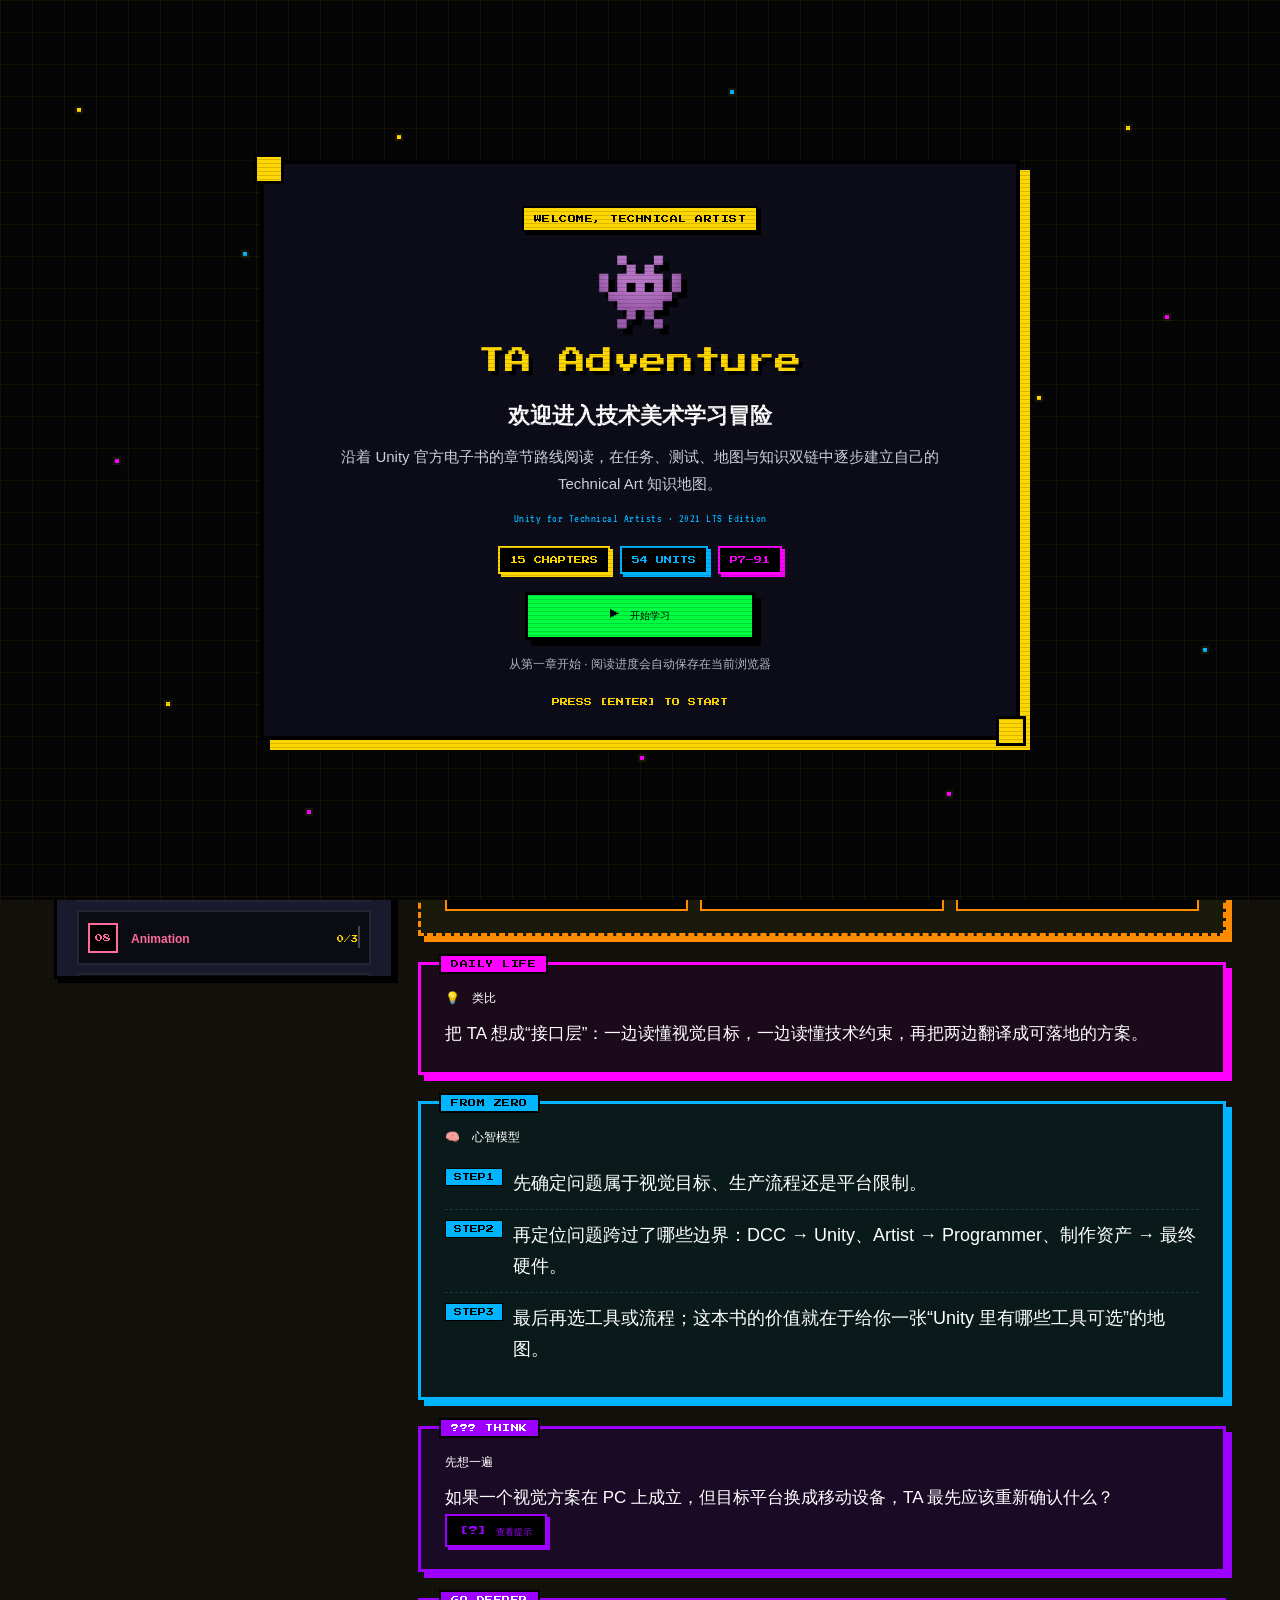
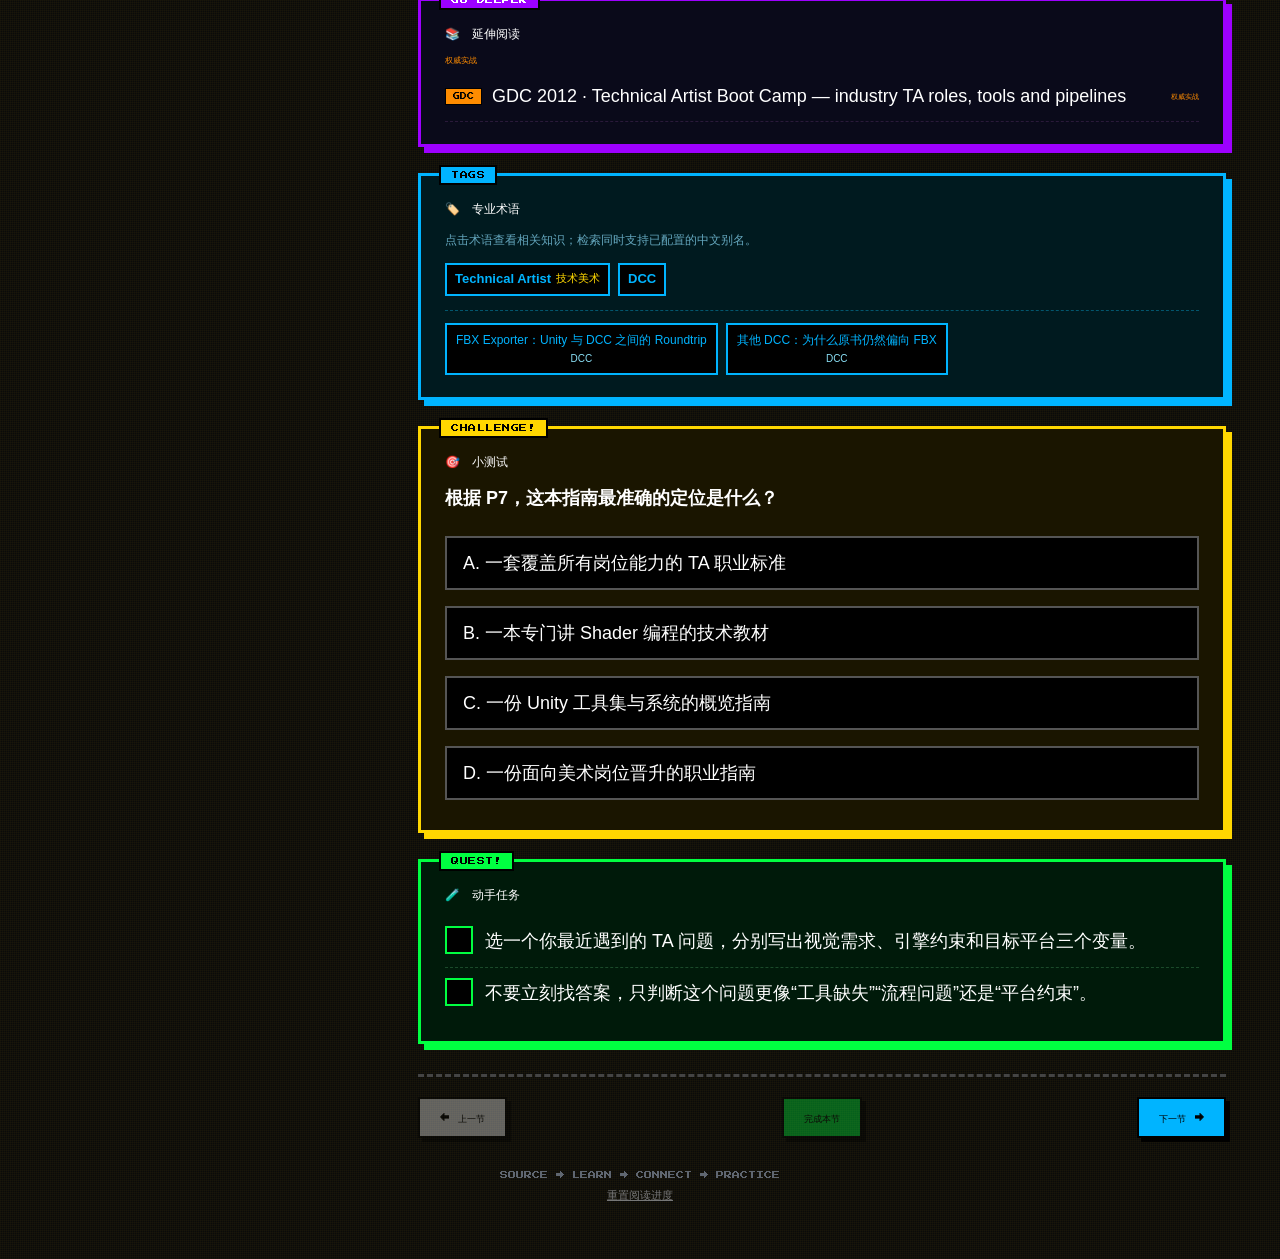
<file: website/TA_Adventure/index.html>
<!doctype html>
<html lang="zh-CN">
<head>
  <meta charset="utf-8" />
  <meta name="viewport" content="width=device-width, initial-scale=1, viewport-fit=cover" />
  <title>TA Adventure</title>
  <style>
    html,body{margin:0;min-height:100%;background:#000;color:#ffd700;font-family:system-ui,-apple-system,sans-serif}
    .loading{min-height:100vh;display:grid;place-items:center;letter-spacing:.08em}
  </style>
</head>
<body>
  <div class="loading">TA Adventure · Loading…</div>
  <script>
    (async()=>{
      const source='./TA_Adventure_Public_FullBook_v18_MultiEnding.html';
      try{
        const res=await fetch(source,{cache:'no-cache'});
        if(!res.ok)throw new Error('HTTP '+res.status);
        let html=await res.text();
        html=html.replace('</head>','<link rel="stylesheet" href="./mobile-fix-v19.css?v=4"></head>');
        const mobileFixScript='<script src="./mobile-fix-v19.js?v=3"></'+'script>';
        html=html.replace('</body>',mobileFixScript+'</body>');
        document.open();
        document.write(html);
        document.close();
      }catch(err){
        document.body.innerHTML='<p style="padding:24px">加载失败。<a style="color:#00d9ff" href="'+source+'">打开 TA Adventure</a></p>';
        console.error(err);
      }
    })();
  </script>
</body>
</html>
</file>
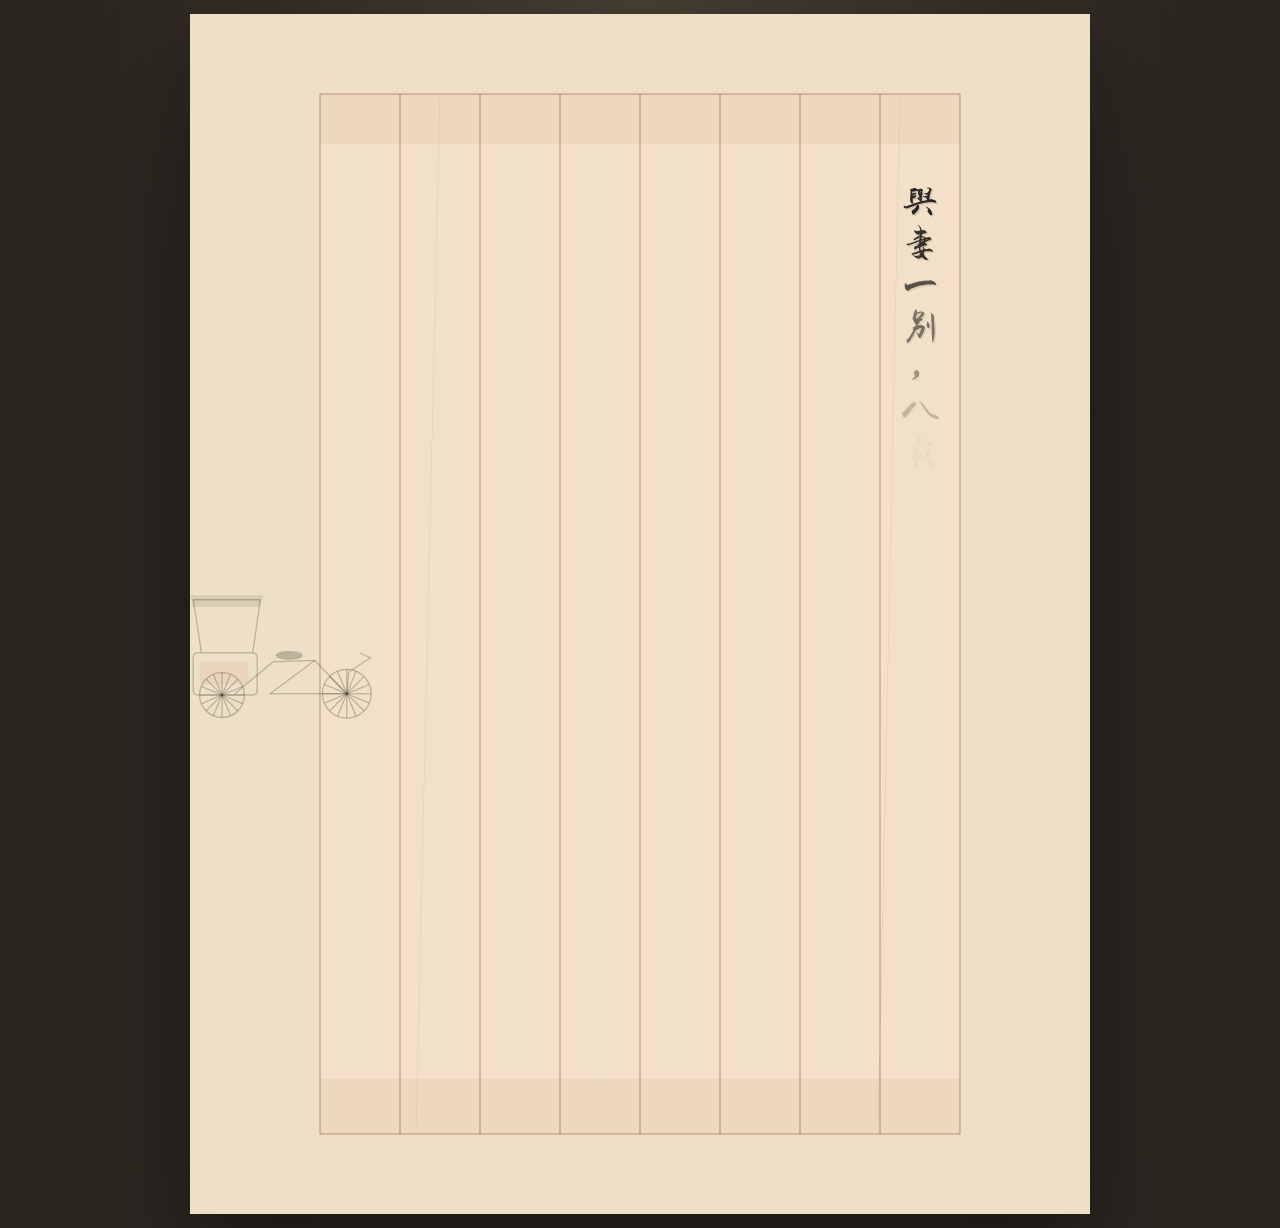
<file: dynamic-poster/dear-ama/preview.html>
<!doctype html>
<html lang="zh-CN">
<head>
  <meta charset="utf-8">
  <meta name="viewport" content="width=device-width, initial-scale=1">
  <title>WordArt Preview</title>
  <style>
    :root {
      color-scheme: light;
      background: #2b2620;
    }

    @font-face {
      font-family: "WordArtCustom";
      src: url("./YuWeiShuFaXingShuFanTi-1.ttf") format("truetype");
      font-display: block;
    }

    * {
      box-sizing: border-box;
    }

    body {
      min-height: 100vh;
      margin: 0;
      display: grid;
      place-items: center;
      overflow: auto;
      background:
        radial-gradient(circle at 50% 0%, rgba(234, 205, 160, 0.16), transparent 34rem),
        #2b2620;
      font-family: Georgia, "Times New Roman", "Songti SC", "SimSun", serif;
    }

    #stage {
      width: min(900px, calc(100vw - 28px));
      aspect-ratio: 3 / 4;
      margin: 14px;
      box-shadow: 0 28px 80px rgba(0, 0, 0, 0.42);
      background: #eee0c6;
    }

    canvas {
      display: block;
      width: 100%;
      height: 100%;
    }
  </style>
</head>
<body>
  <main id="stage" aria-label="WordArt animation preview"></main>

  <script>
    (function () {
      const stage = document.getElementById("stage");
      let canvas;
      let ctx;
      let density = 1;
      let logicalWidth = 0;
      let logicalHeight = 0;
      let currentTextSize = 16;
      let currentFontFamily = "serif";
      let fillEnabled = true;
      let strokeEnabled = true;
      let currentFill = "rgba(0, 0, 0, 1)";
      let currentStroke = "rgba(0, 0, 0, 1)";
      let shapePoints = [];
      let randomState = 1;

      function syncCanvasSize() {
        if (!canvas) return;
        canvas.width = Math.round(logicalWidth * density);
        canvas.height = Math.round(logicalHeight * density);
        canvas.style.width = logicalWidth + "px";
        canvas.style.height = logicalHeight + "px";
        ctx.setTransform(density, 0, 0, density, 0, 0);
      }

      function colorValue(args) {
        let r = 0;
        let g = 0;
        let b = 0;
        let a = 255;

        if (args.length === 1) {
          r = g = b = Number(args[0]);
        } else {
          r = Number(args[0] ?? 0);
          g = Number(args[1] ?? r);
          b = Number(args[2] ?? r);
          a = Number(args[3] ?? 255);
        }

        return `rgba(${r}, ${g}, ${b}, ${Math.max(0, Math.min(255, a)) / 255})`;
      }

      function applyTextFont() {
        ctx.font = `${currentTextSize}px ${currentFontFamily}`;
      }

      function drawPath(pathBuilder) {
        ctx.beginPath();
        pathBuilder();
        if (fillEnabled) {
          ctx.fillStyle = currentFill;
          ctx.fill();
        }
        if (strokeEnabled) {
          ctx.strokeStyle = currentStroke;
          ctx.stroke();
        }
      }

      function seededRandom() {
        randomState = (randomState * 1664525 + 1013904223) >>> 0;
        return randomState / 4294967296;
      }

      function fract(value) {
        return value - Math.floor(value);
      }

      window.CENTER = "center";
      window.CLOSE = "close";
      window.PI = Math.PI;
      window.TWO_PI = Math.PI * 2;
      window.frameCount = 0;

      Object.defineProperty(window, "width", { get: () => logicalWidth });
      Object.defineProperty(window, "height", { get: () => logicalHeight });
      Object.defineProperty(window, "drawingContext", { get: () => ctx });

      window.createCanvas = function (w, h) {
        logicalWidth = w;
        logicalHeight = h;
        canvas = document.createElement("canvas");
        ctx = canvas.getContext("2d");
        stage.innerHTML = "";
        stage.appendChild(canvas);
        syncCanvasSize();
        applyTextFont();
        canvas.addEventListener("pointerdown", function () {
          if (typeof window.mousePressed === "function") {
            window.mousePressed();
          }
        });
        return canvas;
      };

      window.pixelDensity = function (value) {
        density = Number(value) || 1;
        syncCanvasSize();
      };

      window.background = function (...args) {
        ctx.save();
        ctx.setTransform(density, 0, 0, density, 0, 0);
        ctx.fillStyle = colorValue(args);
        ctx.fillRect(0, 0, logicalWidth, logicalHeight);
        ctx.restore();
      };

      window.textFont = function (family) {
        currentFontFamily = family || "serif";
        applyTextFont();
      };

      window.textSize = function (size) {
        currentTextSize = size;
        applyTextFont();
      };

      window.textAlign = function (horizontal, vertical) {
        ctx.textAlign = horizontal === window.CENTER ? "center" : horizontal;
        ctx.textBaseline = vertical === window.CENTER ? "middle" : "alphabetic";
      };

      window.fill = function (...args) {
        fillEnabled = true;
        currentFill = colorValue(args);
      };

      window.noFill = function () {
        fillEnabled = false;
      };

      window.stroke = function (...args) {
        strokeEnabled = true;
        currentStroke = colorValue(args);
      };

      window.noStroke = function () {
        strokeEnabled = false;
      };

      window.strokeWeight = function (value) {
        ctx.lineWidth = value;
      };

      window.rect = function (x, y, w, h, radius) {
        drawPath(function () {
          if (!radius) {
            ctx.rect(x, y, w, h);
            return;
          }
          const r = Math.min(Math.abs(radius), Math.abs(w) / 2, Math.abs(h) / 2);
          const x2 = x + w;
          const y2 = y + h;
          ctx.moveTo(x + r, y);
          ctx.lineTo(x2 - r, y);
          ctx.quadraticCurveTo(x2, y, x2, y + r);
          ctx.lineTo(x2, y2 - r);
          ctx.quadraticCurveTo(x2, y2, x2 - r, y2);
          ctx.lineTo(x + r, y2);
          ctx.quadraticCurveTo(x, y2, x, y2 - r);
          ctx.lineTo(x, y + r);
          ctx.quadraticCurveTo(x, y, x + r, y);
        });
      };

      window.circle = function (x, y, diameter) {
        window.ellipse(x, y, diameter, diameter);
      };

      window.ellipse = function (x, y, w, h) {
        drawPath(function () {
          ctx.ellipse(x, y, Math.abs(w) / 2, Math.abs(h) / 2, 0, 0, Math.PI * 2);
        });
      };

      window.line = function (x1, y1, x2, y2) {
        if (!strokeEnabled) return;
        ctx.beginPath();
        ctx.moveTo(x1, y1);
        ctx.lineTo(x2, y2);
        ctx.strokeStyle = currentStroke;
        ctx.stroke();
      };

      window.triangle = function (x1, y1, x2, y2, x3, y3) {
        drawPath(function () {
          ctx.moveTo(x1, y1);
          ctx.lineTo(x2, y2);
          ctx.lineTo(x3, y3);
          ctx.closePath();
        });
      };

      window.quad = function (x1, y1, x2, y2, x3, y3, x4, y4) {
        drawPath(function () {
          ctx.moveTo(x1, y1);
          ctx.lineTo(x2, y2);
          ctx.lineTo(x3, y3);
          ctx.lineTo(x4, y4);
          ctx.closePath();
        });
      };

      window.beginShape = function () {
        shapePoints = [];
      };

      window.vertex = function (x, y) {
        shapePoints.push([x, y]);
      };

      window.endShape = function (mode) {
        if (shapePoints.length === 0) return;
        drawPath(function () {
          ctx.moveTo(shapePoints[0][0], shapePoints[0][1]);
          for (let i = 1; i < shapePoints.length; i++) {
            ctx.lineTo(shapePoints[i][0], shapePoints[i][1]);
          }
          if (mode === window.CLOSE) {
            ctx.closePath();
          }
        });
      };

      window.text = function (value, x, y) {
        applyTextFont();
        if (fillEnabled) {
          ctx.fillStyle = currentFill;
          ctx.fillText(value, x, y);
        }
        if (strokeEnabled) {
          ctx.strokeStyle = currentStroke;
          ctx.strokeText(value, x, y);
        }
      };

      window.push = function () {
        ctx.save();
      };

      window.pop = function () {
        ctx.restore();
      };

      window.translate = function (x, y) {
        ctx.translate(x, y);
      };

      window.rotate = function (angle) {
        ctx.rotate(angle);
      };

      window.scale = function (x, y) {
        ctx.scale(x, y === undefined ? x : y);
      };

      window.randomSeed = function (seed) {
        randomState = seed >>> 0;
      };

      window.random = function (min, max) {
        const value = seededRandom();
        if (min === undefined) return value;
        if (max === undefined) return value * min;
        return min + value * (max - min);
      };

      window.noise = function (x, y) {
        return fract(Math.sin((x || 0) * 127.1 + (y || 0) * 311.7) * 43758.5453123);
      };

      window.createVector = function (x, y) {
        return { x, y };
      };

      window.constrain = function (value, min, max) {
        return Math.min(Math.max(value, min), max);
      };

      window.map = function (value, start1, stop1, start2, stop2) {
        return start2 + (stop2 - start2) * ((value - start1) / (stop1 - start1));
      };

      window.lerp = function (start, stop, amount) {
        return start + (stop - start) * amount;
      };

      window.dist = function (x1, y1, x2, y2) {
        return Math.hypot(x2 - x1, y2 - y1);
      };

      window.sqrt = Math.sqrt;
      window.abs = Math.abs;
      window.max = Math.max;
      window.floor = Math.floor;
      window.pow = Math.pow;
      window.sin = Math.sin;
      window.cos = Math.cos;

      window.__startPreview = function () {
        if (typeof window.setup === "function") {
          window.setup();
        }

        const params = new URLSearchParams(window.location.search);
        const targetFrame = Number(params.get("frame") || 0);
        const pause = params.get("pause") === "1";

        function renderOneFrame() {
          window.frameCount += 1;
          if (typeof window.draw === "function") {
            window.draw();
          }
        }

        if (targetFrame > 0) {
          while (window.frameCount < targetFrame) {
            renderOneFrame();
          }
        }

        if (pause) return;

        function loop() {
          renderOneFrame();
          requestAnimationFrame(loop);
        }

        requestAnimationFrame(loop);
      };
    })();
  </script>
  <script src="dear-ama.js" charset="utf-8"></script>
  <script>
    if (document.fonts) {
      Promise.all([
        document.fonts.load('34px "WordArtCustom"'),
        document.fonts.load('42px "WordArtCustom"'),
        document.fonts.ready
      ]).then(function () {
        window.__startPreview();
      });
    } else {
      window.__startPreview();
    }
  </script>
</body>
</html>
</file>
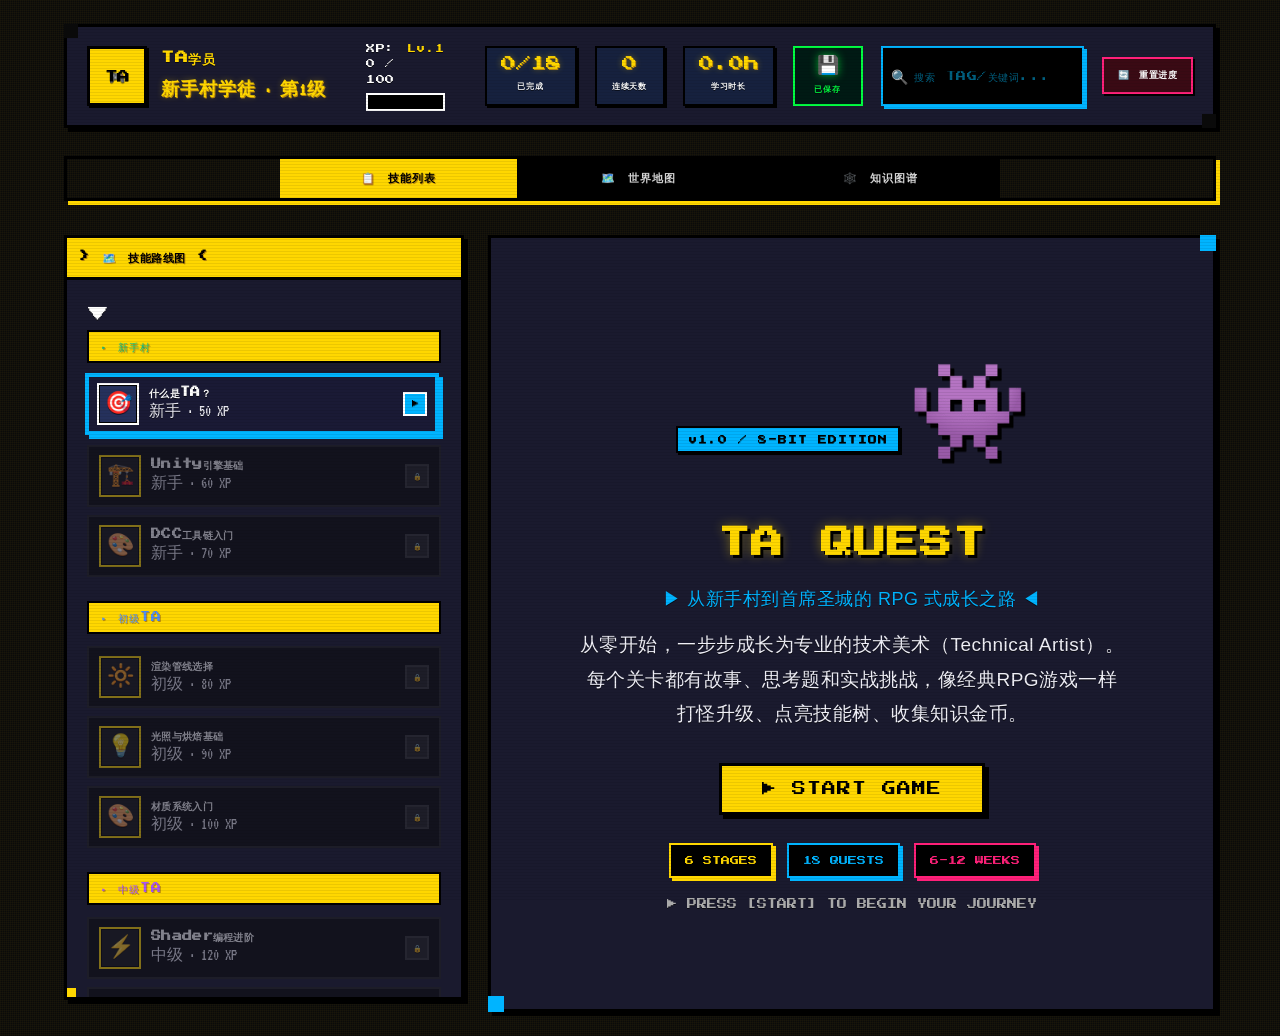
<file: website/TA_Adventure/TA_Adventure_V1.html>
<!DOCTYPE html>
<html lang="zh-CN">
<head>
<meta charset="UTF-8">
<meta name="viewport" content="width=device-width, initial-scale=1.0">
<title>TA QUEST — 8-BIT EDITION | TA成长之路像素RPG</title>
<style>
/* ========== PIXEL FONT (PRESS START 2P + VT323 + DOTGOTHIC) ========== */
@import url('https://fonts.googleapis.com/css2?family=Press+Start+2P&family=VT323&family=Silkscreen:wght@400;700&family=DotGothic16&display=swap');

/* ========== RESET ========== */
*{margin:0;padding:0;box-sizing:border-box}
*::-webkit-scrollbar{width:8px;height:8px}
*::-webkit-scrollbar-track{background:#0a0a0a}
*::-webkit-scrollbar-thumb{background:#FFD700;border:1px solid #000}
*::-webkit-scrollbar-thumb:hover{background:#ffea3a}

html, body{background:#0a0a0a}
body{font-family:'Microsoft YaHei','PingFang SC','Hiragino Sans GB','Source Han Sans CN','VT323','DotGothic16',monospace,sans-serif;font-size:20px;color:#fff;min-height:100vh;overflow-x:hidden;font-weight:normal;line-height:1.7;
  -webkit-font-smoothing:antialiased;-moz-osx-font-smoothing:grayscale;
  /* Subtle 2px pixel grid background */
  background-image:
    linear-gradient(rgba(255,215,0,0.03) 1px, transparent 1px),
    linear-gradient(90deg, rgba(255,215,0,0.03) 1px, transparent 1px);
  background-size:2px 2px;
  text-rendering:optimizeLegibility;
}
/* Subtle text shadow for readability on dark bg (NO multi-direction fill — it breaks CJK) */
body, p, li{
  text-shadow:0 1px 0 rgba(0,0,0,0.6);
}

/* Subtle CRT scanline overlay */
body::after{content:'';position:fixed;top:0;left:0;width:100%;height:100%;pointer-events:none;z-index:9999;
  background:repeating-linear-gradient(0deg,rgba(0,0,0,0.18) 0,rgba(0,0,0,0.18) 1px,transparent 1px,transparent 3px);
  mix-blend-mode:multiply;opacity:0.4}

/* ========== 8-BIT COLOR PALETTE ========== */
:root{
  --px-bg:#0a0a0a;
  --px-panel:#1a1a2e;
  --px-panel-2:#16213e;
  --px-gold:#FFD700;
  --px-gold-dk:#b8860b;
  --px-red:#FF2079;
  --px-red-dk:#a01045;
  --px-green:#00FF41;
  --px-green-dk:#009020;
  --px-cyan:#00B4FF;
  --px-cyan-dk:#0066a0;
  --px-purple:#9D00FF;
  --px-orange:#FF8C00;
  --px-cream:#F5E6D3;
  --px-magenta:#FF00FF;
  --px-border:3px solid #000;
  --px-shadow:4px 4px 0 #000;
  --px-shadow-lg:6px 6px 0 #000;
  --px-shadow-sm:2px 2px 0 #000;
}

/* ========== LAYOUT ========== */
.game-container{position:relative;z-index:1;max-width:1200px;margin:0 auto;padding:24px}

/* ========== TOP BAR (HUD) ========== */
.top-bar{
  display:flex;align-items:center;justify-content:space-between;gap:20px;
  background:var(--px-panel);border:var(--px-border);
  box-shadow:var(--px-shadow);
  padding:14px 20px;margin-bottom:28px;
  position:relative;
}
/* Top bar notch corners (pixel RPG UI) */
.top-bar::before,.top-bar::after{content:'';position:absolute;width:14px;height:14px;background:var(--px-bg)}
.top-bar::before{top:-3px;left:-3px}
.top-bar::after{bottom:-3px;right:-3px}

.player-info{display:flex;align-items:center;gap:14px}
.avatar{
  width:60px;height:60px;
  background:var(--px-gold);
  border:var(--px-border);
  box-shadow:var(--px-shadow-sm);
  display:flex;align-items:center;justify-content:center;
  font-family:'Press Start 2P',monospace;font-size:13px;color:#000;
  flex-shrink:0;
  position:relative;
  text-align:center;line-height:1;
}
.avatar::after{content:'TA';position:absolute;top:50%;left:50%;transform:translate(-50%,-50%);letter-spacing:-1px}

.player-details h2{font-family:'Press Start 2P',monospace;font-size:13px;color:var(--px-gold);margin-bottom:6px;letter-spacing:0.5px}
.player-details .title{font-family:'VT323',monospace;font-size:18px;color:var(--px-gold);text-transform:uppercase;letter-spacing:1px;font-weight:bold;text-shadow:1px 1px 0 #b8860b,0 0 6px rgba(255,215,0,0.3)}

.xp-bar-wrap{flex:1;max-width:340px;margin:0 20px}
.xp-label{display:flex;justify-content:space-between;font-family:'Press Start 2P',monospace;font-size:9px;color:#fff;margin-bottom:6px;letter-spacing:0.5px}
.xp-label #levelText{color:var(--px-gold)}
.xp-bar{
  height:18px;background:#000;
  border:2px solid #fff;
  position:relative;padding:2px;
  box-shadow:inset 0 0 0 1px #000;
}
.xp-fill{
  height:100%;
  background:repeating-linear-gradient(90deg,var(--px-gold) 0,var(--px-gold) 6px,#ffea3a 6px,#ffea3a 12px);
  width:0%;transition:width 0.4s steps(20);
  position:relative;
}
.xp-fill::after{content:'';position:absolute;top:0;left:0;right:0;height:3px;background:rgba(255,255,255,0.5)}

.stats{display:flex;gap:18px}
.stat{
  background:var(--px-panel-2);
  border:2px solid #000;
  box-shadow:var(--px-shadow-sm);
  padding:8px 14px;text-align:center;min-width:70px;
}
.stat-val{font-family:'Press Start 2P',monospace;font-size:15px;color:var(--px-gold);line-height:1;text-shadow:1px 1px 0 #b8860b,0 0 6px rgba(255,215,0,0.4)}
.stat-label{font-family:'Press Start 2P',monospace;font-size:8px;color:#fff;margin-top:8px;letter-spacing:0.8px;font-weight:bold}

/* Save indicator — flashes on every state save so user knows persistence is live */
.save-indicator{background:#001a14;border-color:#00FF41;box-shadow:0 0 0 0 rgba(0,255,65,0.6);transition:box-shadow .2s}
.save-icon{font-family:'Microsoft YaHei','Segoe UI Emoji',sans-serif;font-size:18px !important;color:#00FF41 !important;text-shadow:none !important;filter:drop-shadow(0 0 4px rgba(0,255,65,0.6))}
.save-indicator .stat-label{color:#00FF41}
.save-indicator.flash{animation:save-flash 0.9s ease-out}
@keyframes save-flash{
  0%  {box-shadow:0 0 0 0 rgba(0,255,65,0.9);background:#003a14}
  40% {box-shadow:0 0 18px 8px rgba(0,255,65,0.4);background:#005a22}
  100%{box-shadow:0 0 0 0 rgba(0,255,65,0);background:#001a14}
}

/* Reset progress button */
.reset-btn{
  font-family:'Press Start 2P','Microsoft YaHei',monospace;
  font-size:9px;letter-spacing:0.5px;font-weight:bold;
  color:#fff;background:#3a0a14;
  border:2px solid #FF2079;box-shadow:var(--px-shadow-sm);
  padding:10px 14px;cursor:pointer;
  transition:background .15s,transform .1s;
  align-self:center;
}
.reset-btn:hover{background:#5a1422;color:#FF2079}
.reset-btn:active{transform:translate(2px,2px);box-shadow:none}

/* ========== MAIN GRID ========== */
.main-grid{display:grid;grid-template-columns:400px 1fr;gap:24px}

/* ========== SKILL TREE (LEFT) - QUEST LOG ========== */
.skill-tree{
  background:var(--px-panel);
  border:var(--px-border);
  box-shadow:var(--px-shadow);
  padding:20px;
  max-height:85vh;overflow-y:auto;
  position:relative;
}
/* Pixel notched corners */
.skill-tree::before,.skill-tree::after{content:'';position:absolute;width:12px;height:12px;background:var(--px-bg)}
.skill-tree::before{top:-3px;right:-3px;background:var(--px-gold)}
.skill-tree::after{bottom:-3px;left:-3px;background:var(--px-gold)}

.skill-tree h3{
  font-family:'Press Start 2P',monospace;
  font-size:11px;color:#000;
  background:var(--px-gold);
  padding:10px 12px;margin:-20px -20px 16px -20px;
  border-bottom:var(--px-border);
  letter-spacing:0.5px;
  text-shadow:1px 1px 0 #b8860b;
}
.skill-tree h3::before{content:'> ';color:#000}
.skill-tree h3::after{content:' <';color:#000}

.phase{margin-bottom:24px}
.phase-title{
  font-family:'Press Start 2P','Microsoft YaHei',monospace;
  font-size:10px;color:#fff;
  background:var(--px-gold);
  padding:8px 12px;margin-bottom:12px;
  border:2px solid #000;
  letter-spacing:1px;
  text-shadow:1px 1px 0 #b8860b;
  line-height:1.3;
  display:block;
}
.phase-title-text{background:#000;padding:3px 6px;display:inline-block}

.skill-node{
  display:flex;align-items:center;gap:10px;
  padding:8px 10px;margin-bottom:8px;
  background:#0d0d1a;
  border:2px solid #444;
  cursor:pointer;
  transition:transform 0.05s steps(2);
  position:relative;
  min-height:56px;
}
.skill-node:hover{background:#1a1a35;border-color:#fff;transform:translate(-1px,-1px)}
.skill-node:hover::after{content:'';position:absolute;top:2px;left:2px;right:2px;bottom:2px;border:1px dashed var(--px-gold);pointer-events:none}
.skill-node.active{
  background:#1a1a35;border-color:var(--px-cyan);
  box-shadow:inset 0 0 0 2px var(--px-cyan),4px 4px 0 var(--px-cyan);
  transform:translate(-2px,-2px);
}
.skill-node.completed{
  background:rgba(0,255,65,0.1);border-color:var(--px-green);
}
.skill-node.completed::before{content:'[OK]';position:absolute;top:-2px;right:-2px;background:var(--px-green);color:#000;font-family:'Press Start 2P',monospace;font-size:7px;padding:2px 4px;border:1px solid #000}
.skill-node.locked{opacity:0.45;cursor:not-allowed;background:#0a0a0a;border-color:#222;filter:none}
.skill-node.locked:hover{transform:none;background:#0a0a0a}

.node-icon{
  width:42px;height:42px;
  background:#000;border:2px solid var(--px-gold);
  display:flex;align-items:center;justify-content:center;
  font-size:22px;flex-shrink:0;
  box-shadow:inset 0 0 0 1px #000;
}
.skill-node.active .node-icon{background:var(--px-cyan);border-color:#fff}
.skill-node.completed .node-icon{background:var(--px-green);border-color:#fff}

.node-info{flex:1;min-width:0;display:flex;flex-direction:column;gap:2px}
.node-name{font-family:'Press Start 2P','Microsoft YaHei',monospace;font-size:10px;color:#fff;letter-spacing:0.3px;line-height:1.3;font-weight:bold}
.node-desc{font-family:'Microsoft YaHei','PingFang SC','VT323',monospace;font-size:16px;color:#e8e8f0;line-height:1.3;font-weight:500}

.node-status{
  width:24px;height:24px;
  background:#000;border:2px solid #fff;
  display:flex;align-items:center;justify-content:center;
  font-family:'Press Start 2P',monospace;font-size:7px;flex-shrink:0;
  color:#fff;
}
.node-status.done{background:var(--px-green);color:#000;border-color:#fff}
.node-status.current{background:var(--px-cyan);color:#000;border-color:#fff;animation:blink 0.6s steps(2) infinite}
.node-status.lock{background:#222;color:#555;border-color:#333}

@keyframes blink{0%,50%{opacity:1}51%,100%{opacity:0.3}}
@keyframes glow-pixel{0%,100%{box-shadow:0 0 0 0 #fff}50%{box-shadow:0 0 0 4px rgba(255,255,255,0.3)}}
@keyframes shake-pixel{0%,100%{transform:translate(0,0)}25%{transform:translate(-2px,0)}75%{transform:translate(2px,0)}}

/* ========== CONTENT PANEL (RIGHT) - DIALOGUE BOX ========== */
.content-panel{
  background:var(--px-panel);
  border:var(--px-border);
  box-shadow:var(--px-shadow);
  padding:36px 32px;
  min-height:70vh;position:relative;
}
/* Pixel notched corners */
.content-panel::before,.content-panel::after{content:'';position:absolute;width:16px;height:16px;background:var(--px-bg)}
.content-panel::before{top:-3px;right:-3px;background:var(--px-cyan)}
.content-panel::after{bottom:-3px;left:-3px;background:var(--px-cyan)}
/* Animated chunky top border */
.content-panel>.lesson-header:first-child,
.content-panel>#welcomeScreen,
.content-panel>#lessonContent{
  position:relative;
}

/* Welcome screen */
.welcome-screen{text-align:center;padding:60px 20px}
.welcome-screen .big-icon{
  font-size:96px;margin-bottom:24px;
  filter:drop-shadow(4px 4px 0 #000);
  animation:float 2s steps(2) infinite;
  display:inline-block;
}
@keyframes float{0%,100%{transform:translateY(0)}50%{transform:translateY(-8px)}}

.welcome-screen h1{
  font-family:'Press Start 2P','Microsoft YaHei',monospace;
  font-size:32px;
  color:var(--px-gold);
  margin-bottom:18px;
  letter-spacing:1px;
  text-shadow:3px 3px 0 #000, 0 0 12px rgba(255,215,0,0.4);
  line-height:1.4;
  word-spacing:4px;
}
.welcome-screen p{
  font-family:'Microsoft YaHei','PingFang SC','Hiragino Sans GB',sans-serif;
  font-size:19px;color:#f0f0f8;max-width:560px;margin:0 auto 32px;line-height:1.8;font-weight:400;letter-spacing:0.5px;
}
.welcome-screen .version-tag{
  display:inline-block;background:var(--px-cyan);color:#000;
  font-family:'Press Start 2P',monospace;font-size:9px;
  padding:4px 10px;margin-bottom:16px;
  border:2px solid #000;
  box-shadow:2px 2px 0 #000;
  letter-spacing:1px;
}

.start-btn{
  display:inline-flex;align-items:center;gap:10px;
  padding:16px 40px;
  background:var(--px-gold);color:#000;
  border:var(--px-border);
  box-shadow:var(--px-shadow);
  font-family:'Press Start 2P',monospace;font-size:14px;
  cursor:pointer;
  letter-spacing:1px;
  transition:none;
}
.start-btn:hover{background:#ffea3a;transform:translate(2px,2px);box-shadow:2px 2px 0 #000}
.start-btn:active{transform:translate(4px,4px);box-shadow:none}

/* Lesson header */
.lesson-header{margin-bottom:28px;padding-bottom:20px;border-bottom:3px dashed #444;position:relative}
.lesson-header::before{content:'';position:absolute;left:0;bottom:-3px;width:60px;height:3px;background:var(--px-gold)}
.lesson-header .badge{
  display:inline-block;padding:7px 14px;
  font-family:'Press Start 2P',monospace;font-size:10px;
  margin-bottom:12px;letter-spacing:1px;
  border:2px solid #000;
  box-shadow:2px 2px 0 #000;
  font-weight:bold;
}
.badge-beginner{background:var(--px-green);color:#000}
.badge-intermediate{background:var(--px-gold);color:#000}
.badge-advanced{background:var(--px-red);color:#fff}
.lesson-header h2{
  font-family:'Press Start 2P','Microsoft YaHei',monospace;
  font-size:24px;color:#fff;
  margin-bottom:10px;letter-spacing:1px;
  text-shadow:3px 3px 0 #000,0 0 8px rgba(255,255,255,0.2);
  line-height:1.4;
  word-spacing:4px;
}
.lesson-header .subtitle{font-family:'Microsoft YaHei','PingFang SC',sans-serif;font-size:18px;color:var(--px-gold);font-weight:500;text-shadow:1px 1px 0 #b8860b;letter-spacing:0.5px}

/* Story box - dialogue style */
.story-box{
  background:#0d0d1a;
  border:3px solid var(--px-cyan);
  border-radius:0;
  padding:20px 24px;
  margin-bottom:28px;
  font-family:'Microsoft YaHei','PingFang SC',sans-serif;
  font-size:18px;line-height:1.8;color:#fff;font-weight:500;
  position:relative;
  box-shadow:6px 6px 0 var(--px-cyan);
  text-shadow:none;
}
.story-box::before{content:'NARRATOR';position:absolute;top:-10px;left:14px;background:var(--px-cyan);color:#000;font-family:'Press Start 2P',monospace;font-size:9px;padding:4px 10px;border:2px solid #000;letter-spacing:1px;font-weight:bold}
.story-box .speaker{color:var(--px-gold);font-weight:bold}

/* Analogy box - life metaphor */
.analogy-box{
  background:#1a0a1a;
  border:3px solid var(--px-magenta);
  box-shadow:6px 6px 0 var(--px-magenta);
  padding:22px 24px;
  margin-bottom:24px;position:relative;
}
.analogy-box::before{content:'DAILY LIFE';position:absolute;top:-10px;left:18px;background:var(--px-magenta);color:#000;font-family:'Press Start 2P','Microsoft YaHei',monospace;font-size:9px;padding:4px 10px;border:2px solid #000;letter-spacing:1px;font-weight:bold}
.analogy-box h4{font-family:'Press Start 2P','Microsoft YaHei',monospace;font-size:12px;color:var(--px-magenta);margin-bottom:10px;letter-spacing:0.5px}
.analogy-box p{font-family:'Microsoft YaHei','PingFang SC',sans-serif;font-size:17px;color:#fff;line-height:1.8;font-weight:500;text-shadow:none}
.analogy-box .analogy-emoji{font-size:36px;display:block;margin-bottom:10px;filter:drop-shadow(2px 2px 0 #000)}

/* Mental model box - zero baseline */
.mental-box{
  background:#0a1a1a;
  border:3px solid var(--px-cyan);
  box-shadow:6px 6px 0 var(--px-cyan);
  padding:22px 24px;
  margin-bottom:24px;position:relative;
}
.mental-box::before{content:'FROM ZERO';position:absolute;top:-10px;left:18px;background:var(--px-cyan);color:#000;font-family:'Press Start 2P','Microsoft YaHei',monospace;font-size:9px;padding:4px 10px;border:2px solid #000;letter-spacing:1px;font-weight:bold}
.mental-box h4{font-family:'Press Start 2P','Microsoft YaHei',monospace;font-size:12px;color:var(--px-cyan);margin-bottom:10px;letter-spacing:0.5px}
.mental-box p{font-family:'Microsoft YaHei','PingFang SC',sans-serif;font-size:17px;color:#f0fbff;line-height:1.8;font-weight:500;text-shadow:none}
.mental-box .mental-step{padding:10px 0;border-bottom:1px dashed #1a3a3a;display:flex;gap:10px;align-items:flex-start}
.mental-box .mental-step:last-child{border-bottom:none}
.mental-box .mental-step .step-tag{font-family:'Press Start 2P',monospace;font-size:9px;background:var(--px-cyan);color:#000;padding:4px 8px;border:1px solid #000;flex-shrink:0;height:fit-content;font-weight:bold}

/* Feynman trace box - source traceability */
.trace-box{
  background:#1a1a0a;
  border:3px dashed var(--px-orange);
  box-shadow:6px 6px 0 var(--px-orange);
  padding:22px 24px;
  margin-bottom:24px;position:relative;
}
.trace-box::before{content:'FEYNMAN TRACE';position:absolute;top:-10px;left:18px;background:var(--px-orange);color:#000;font-family:'Press Start 2P','Microsoft YaHei',monospace;font-size:9px;padding:4px 10px;border:2px solid #000;letter-spacing:1px;font-weight:bold}
.trace-box h4{font-family:'Press Start 2P','Microsoft YaHei',monospace;font-size:12px;color:var(--px-orange);margin-bottom:12px;letter-spacing:0.5px}
.trace-box .trace-source{font-family:'Press Start 2P',monospace;font-size:9px;color:var(--px-gold);background:#000;padding:6px 10px;border:2px solid var(--px-gold);display:inline-block;margin-bottom:10px;letter-spacing:0.5px;font-weight:bold}
.trace-box .trace-quote{font-family:'Microsoft YaHei','PingFang SC',sans-serif;font-size:17px;color:#fff;line-height:1.8;font-style:italic;padding:10px 14px;background:#000;border-left:4px solid var(--px-orange);margin-bottom:8px;font-weight:500;text-shadow:none}
.trace-box .trace-quote::before{content:'“';color:var(--px-orange);font-size:24px;margin-right:2px}
.trace-box .trace-quote::after{content:'”';color:var(--px-orange);font-size:24px;margin-left:2px}
.trace-box .trace-page{font-family:'Press Start 2P',monospace;font-size:9px;color:var(--px-orange);background:#000;padding:4px 10px;border:1px solid var(--px-orange);display:inline-block;margin-right:6px;font-weight:bold}

/* Deep links box - extended reading */
.deeplinks-box{
  background:#0a0a1a;
  border:3px solid var(--px-purple);
  box-shadow:6px 6px 0 var(--px-purple);
  padding:22px 24px;
  margin-bottom:24px;position:relative;
}
.deeplinks-box::before{content:'GO DEEPER';position:absolute;top:-10px;left:18px;background:var(--px-purple);color:#fff;font-family:'Press Start 2P','Microsoft YaHei',monospace;font-size:9px;padding:4px 10px;border:2px solid #000;letter-spacing:1px;font-weight:bold}
.deeplinks-box h4{font-family:'Press Start 2P','Microsoft YaHei',monospace;font-size:12px;color:var(--px-purple);margin-bottom:12px;letter-spacing:0.5px}
.deeplinks-box .link-list{list-style:none;padding:0}
.deeplinks-box .link-item{
  display:flex;align-items:center;gap:10px;padding:8px 0;
  border-bottom:1px dashed #2a1a3a;cursor:pointer;
  text-decoration:none;color:inherit;            /* FIX: <a> needs these to not show blue+underline */
  transition:background .15s,padding-left .15s,transform .1s;
}
.deeplinks-box .link-item:last-child{border-bottom:none}
.deeplinks-box .link-item:hover{background:rgba(157,0,255,0.1);padding-left:6px;transform:translateX(2px)}
.deeplinks-box .link-item:hover .link-icon{transform:translate(2px,-2px);color:var(--px-magenta)}
.deeplinks-box .link-type{font-family:'Press Start 2P',monospace;font-size:8px;padding:4px 8px;border:1px solid #000;flex-shrink:0;letter-spacing:0.5px;font-weight:bold;background:var(--px-purple);color:#fff}
.deeplinks-box .link-title{flex:1;font-family:'Microsoft YaHei','PingFang SC','VT323',sans-serif;font-size:17px;color:#fff;text-decoration:none;font-weight:500;text-shadow:none}
.deeplinks-box .link-item:hover .link-title{color:var(--px-magenta)}
.deeplinks-box .link-icon{color:var(--px-purple);font-size:14px;flex-shrink:0;transition:transform .15s,color .15s}

/* Related pills (复用：tag-results-box 用) */
.related-list{display:flex;flex-wrap:wrap;gap:8px}
.related-pill{
  display:inline-flex;align-items:center;gap:6px;
  padding:6px 10px;background:#000;border:2px solid var(--px-cyan);
  font-family:'Microsoft YaHei','PingFang SC','VT323',sans-serif;font-size:15px;color:var(--px-cyan);
  cursor:pointer;transition:none;font-weight:500;text-shadow:none;
}
.related-pill:hover{background:var(--px-cyan);color:#000;transform:translate(1px,1px)}
.related-pill .pill-icon{font-size:14px}
.related-pill .pill-arrow{color:#000;opacity:0.5;font-family:'Press Start 2P',monospace;font-size:7px}

/* Tag-matched results (用户点击标签后) — 算法自动匹配 */
.tag-results-box{
  background:#001a1f;
  border:3px solid var(--px-cyan);
  box-shadow:6px 6px 0 var(--px-cyan);
  padding:22px 24px;
  margin-bottom:24px;position:relative;
}
.tag-results-box::before{content:'TAG MATCH';position:absolute;top:-10px;left:18px;background:var(--px-cyan);color:#000;font-family:'Press Start 2P','Microsoft YaHei',monospace;font-size:9px;padding:4px 10px;border:2px solid #000;letter-spacing:1px;font-weight:bold}
.tag-results-box h4{font-family:'Press Start 2P','Microsoft YaHei',monospace;font-size:12px;color:var(--px-cyan);margin-bottom:8px;letter-spacing:0.5px}
.tag-results-box .related-help{font-family:'Microsoft YaHei','PingFang SC',sans-serif;font-size:13px;color:#5fa8c8;margin-bottom:12px;text-shadow:none;font-weight:normal;letter-spacing:0}
.tag-results-box .related-list{display:flex;flex-wrap:wrap;gap:8px}
.tag-results-box .related-pill{
  background:#000;border:2px solid var(--px-cyan);color:var(--px-cyan);
}
.tag-results-box .related-pill:hover{background:var(--px-cyan);color:#000;transform:translate(1px,1px)}
.tag-results-close{
  position:absolute;top:12px;right:12px;background:transparent;
  border:2px solid var(--px-cyan);color:var(--px-cyan);
  width:28px;height:28px;font-family:'Press Start 2P',monospace;font-size:12px;
  cursor:pointer;line-height:1;padding:0;letter-spacing:0;
}
.tag-results-close:hover{background:var(--px-cyan);color:#000}

/* ===== TAG SYSTEM (v2.6) ===== */
/* 4 types: tech (blue) / concept (purple) / platform (yellow) / role (pink) */
/* 5 weights: 1=边缘 2=提到 3=重要 4=重点 5=核心 */
.tags-box{
  background:#1a1428;
  border:3px solid var(--px-cyan);
  box-shadow:6px 6px 0 var(--px-cyan);
  padding:22px 24px;
  margin-bottom:24px;position:relative;
}
.tags-box::before{content:'TAGS';position:absolute;top:-10px;left:18px;background:var(--px-cyan);color:#000;font-family:'Press Start 2P','Microsoft YaHei',monospace;font-size:9px;padding:4px 10px;border:2px solid #000;letter-spacing:1px;font-weight:bold}
.tags-box h4{font-family:'Press Start 2P','Microsoft YaHei',monospace;font-size:12px;color:var(--px-cyan);margin-bottom:14px;letter-spacing:0.5px}
.tags-box .tag-help{font-family:'Microsoft YaHei','PingFang SC',sans-serif;font-size:13px;color:#888;margin-bottom:12px;text-shadow:none;font-weight:normal;letter-spacing:0}
.tags-list{display:flex;flex-wrap:wrap;gap:8px;align-items:center}
.tag-chip{
  display:inline-flex;align-items:center;gap:5px;
  padding:4px 9px;
  font-family:'Microsoft YaHei','PingFang SC',monospace;font-size:14px;font-weight:bold;
  cursor:pointer;transition:none;text-shadow:1px 1px 0 #000;
  border:2px solid #000;
  position:relative;
  text-decoration:none;
}
.tag-chip:hover{transform:translate(1px,1px);box-shadow:1px 1px 0 #000}
.tag-chip .tag-icon{font-size:13px;line-height:1}
/* weight dot indicator (5=core, 4=key, 3=important, 2=mentioned, 1=edge) */
.tag-chip .tag-w{font-family:'Press Start 2P',monospace;font-size:8px;line-height:1;padding:1px 3px;background:#000;color:#fff;letter-spacing:0}
/* 4 type colors */
.tag-chip[data-type="tech"]     { background:var(--px-cyan);    color:#000; }
.tag-chip[data-type="concept"]  { background:var(--px-purple);  color:#fff; }
.tag-chip[data-type="platform"] { background:var(--px-gold);    color:#000; }
.tag-chip[data-type="role"]     { background:var(--px-magenta); color:#000; }
.tag-chip.active{outline:3px solid #fff;outline-offset:2px;transform:translate(1px,1px)}

/* Search dropdown */
.tag-search-wrap{position:relative;display:flex;align-items:center;gap:6px;background:#000;border:2px solid var(--px-cyan);padding:4px 8px;font-family:'Press Start 2P',monospace;font-size:10px;color:var(--px-cyan);letter-spacing:0.5px;box-shadow:3px 3px 0 var(--px-cyan)}
.tag-search-wrap .search-ico{color:var(--px-cyan);font-size:14px}
.tag-search-input{background:transparent;border:none;outline:none;color:var(--px-cyan);font-family:'Press Start 2P',monospace;font-size:10px;width:160px;letter-spacing:0.5px;padding:4px 0}
.tag-search-input::placeholder{color:#006080}
.tag-search-results{position:absolute;top:calc(100% + 8px);right:0;width:340px;max-height:340px;overflow-y:auto;background:#000;border:3px solid var(--px-cyan);box-shadow:6px 6px 0 var(--px-cyan);z-index:9999;display:none}
.tag-search-results.open{display:block}
.tag-search-result{padding:8px 12px;border-bottom:1px solid #003040;cursor:pointer;display:flex;align-items:center;gap:8px;font-family:'Microsoft YaHei','PingFang SC',monospace;font-size:14px;color:var(--px-cyan);text-shadow:none}
.tag-search-result:hover{background:#001a2a}
.tag-search-result .r-icon{font-size:18px;flex-shrink:0}
.tag-search-result .r-meta{font-size:11px;color:#666;margin-left:auto;text-shadow:none;font-family:'Press Start 2P',monospace}
.tag-search-empty{padding:14px;text-align:center;color:#555;font-family:'Press Start 2P',monospace;font-size:10px}

/* Tag filter in Knowledge Graph */
.tag-filter-bar{display:flex;flex-wrap:wrap;gap:6px;padding:8px;background:#000;border:2px solid var(--px-magenta);margin-top:10px;align-items:flex-start;flex-direction:column}
.tag-filter-bar .tag-filter-label{font-family:'Press Start 2P',monospace;font-size:9px;color:var(--px-magenta);margin-right:4px;letter-spacing:0.5px;flex-shrink:0;width:100%;display:flex;align-items:center;justify-content:space-between;gap:8px}
.tag-filter-bar .tag-filter-label .label-text{flex:1}
.tag-filter-bar .tag-filter-label .clear-btn{font-family:'Press Start 2P',monospace;font-size:9px;padding:3px 8px;background:#000;color:#aaa;border:1px solid #555;cursor:pointer;letter-spacing:0.5px}
.tag-filter-bar .tag-filter-label .clear-btn:hover{color:#fff;border-color:#aaa}
.tag-filter-bar .tag-chip{font-size:12px;padding:2px 7px}
.tag-filter-bar .tag-group{width:100%;display:flex;flex-direction:column;gap:4px;border-left:2px solid #333;padding-left:6px}
.tag-filter-bar .tag-group-header{display:flex;align-items:center;gap:6px;cursor:pointer;padding:2px 0;user-select:none;font-family:'Press Start 2P',monospace;font-size:9px;letter-spacing:0.5px}
.tag-filter-bar .tag-group-header:hover{filter:brightness(1.3)}
.tag-filter-bar .tag-group-header .arrow{display:inline-block;width:10px;color:#888;font-size:10px;line-height:1}
.tag-filter-bar .tag-group-header .arrow.open{color:var(--px-gold)}
.tag-filter-bar .tag-group-header .gname{flex:1}
.tag-filter-bar .tag-group-header .gcount{color:#888;font-size:8px}
.tag-filter-bar .tag-group-chips{display:flex;flex-wrap:wrap;gap:4px;padding:4px 0 2px 14px;transition:max-height .15s ease}
.tag-filter-bar .tag-group.collapsed .tag-group-chips{display:none}
.tag-filter-bar .tag-group.collapsed{border-left-color:#222}

/* My Tag Profile floating widget */
.tag-profile-btn{
  position:fixed;right:20px;bottom:20px;z-index:9000;
  background:#000;border:3px solid var(--px-gold);color:var(--px-gold);
  font-family:'Press Start 2P',monospace;font-size:11px;padding:12px 16px;
  cursor:pointer;box-shadow:4px 4px 0 var(--px-gold);
  letter-spacing:0.5px;
}
.tag-profile-btn:hover{transform:translate(1px,1px);box-shadow:3px 3px 0 var(--px-gold)}
.tag-profile-overlay{position:fixed;inset:0;background:rgba(0,0,0,0.75);z-index:9001;display:none;align-items:center;justify-content:center;padding:20px}
.tag-profile-overlay.open{display:flex}
.tag-profile-card{
  background:#0a0a1f;border:4px solid var(--px-gold);box-shadow:8px 8px 0 var(--px-gold);
  width:100%;max-width:680px;max-height:80vh;overflow-y:auto;padding:24px;
  font-family:'Microsoft YaHei','PingFang SC',monospace;color:#fff;text-shadow:1px 1px 0 #000;
}
.tag-profile-card h3{font-family:'Press Start 2P',monospace;font-size:14px;color:var(--px-gold);margin-bottom:14px;letter-spacing:0.5px;text-shadow:2px 2px 0 #000}
.tag-profile-close{float:right;background:transparent;border:2px solid #555;color:#aaa;font-family:'Press Start 2P',monospace;font-size:11px;padding:4px 8px;cursor:pointer}
.tag-profile-close:hover{color:var(--px-red);border-color:var(--px-red)}
.tag-profile-summary{display:grid;grid-template-columns:repeat(4,1fr);gap:10px;margin-bottom:18px}
.tag-profile-stat{background:#000;border:2px solid #333;padding:10px;text-align:center}
.tag-profile-stat .val{font-family:'Press Start 2P',monospace;font-size:18px;color:var(--px-gold);margin-bottom:4px}
.tag-profile-stat .lbl{font-family:'Press Start 2P',monospace;font-size:8px;color:#888;letter-spacing:0.5px}
.tag-profile-bucket{margin-bottom:16px}
.tag-profile-bucket h5{font-family:'Press Start 2P',monospace;font-size:10px;color:var(--px-cyan);margin-bottom:8px;letter-spacing:0.5px;padding-bottom:4px;border-bottom:1px solid #003040}
.tag-bar-row{display:flex;align-items:center;gap:8px;margin-bottom:6px}
.tag-bar-name{font-size:13px;color:#ccc;width:120px;text-align:right;flex-shrink:0}
.tag-bar-track{flex:1;height:14px;background:#000;border:1px solid #333;position:relative}
.tag-bar-fill{height:100%;background:linear-gradient(90deg,var(--px-cyan),var(--px-gold))}
.tag-bar-val{font-family:'Press Start 2P',monospace;font-size:9px;color:var(--px-gold);width:36px;flex-shrink:0}

/* Tag-driven related in info panel */
.kg-tag-rels{margin-top:8px;padding:6px;background:#0a0a1f;border-left:2px solid var(--px-magenta);font-size:12px;color:#aaa}
.kg-tag-rels .rel-by-tag{color:var(--px-magenta);font-weight:bold}

/* Concept cards - 8-bit item cards */
.concept-grid{display:grid;grid-template-columns:repeat(auto-fill,minmax(240px,1fr));gap:16px;margin-bottom:28px}
.concept-card{
  background:var(--px-panel-2);
  border:3px solid #000;
  box-shadow:4px 4px 0 var(--px-gold);
  padding:18px;
  transition:none;
  cursor:default;position:relative;
}
.concept-card:hover{transform:translate(-2px,-2px);box-shadow:6px 6px 0 var(--px-gold);background:#1f2a4a}
.concept-card::before{content:'';position:absolute;top:0;left:0;width:24px;height:24px;background:var(--px-gold);border-right:3px solid #000;border-bottom:3px solid #000}
.concept-card::after{content:attr(data-num);position:absolute;top:2px;left:4px;font-family:'Press Start 2P',monospace;font-size:10px;color:#000;font-weight:bold}
.concept-card .card-icon{font-size:32px;margin:8px 0 12px 32px;display:block;filter:drop-shadow(2px 2px 0 #000)}
.concept-card h4{font-family:'Press Start 2P','Microsoft YaHei',monospace;font-size:12px;color:var(--px-gold);margin-bottom:8px;letter-spacing:0.5px;text-shadow:1px 1px 0 #b8860b}
.concept-card p{font-family:'Microsoft YaHei','PingFang SC','VT323',sans-serif;font-size:16px;color:#f0f0f8;line-height:1.6;font-weight:500;text-shadow:none}

/* Socratic question */
.socratic-box{
  background:#1a0a25;
  border:3px solid var(--px-purple);
  box-shadow:6px 6px 0 var(--px-purple);
  padding:24px;
  margin-bottom:28px;position:relative;
}
.socratic-box::before{content:'??? THINK';position:absolute;top:-10px;left:18px;background:var(--px-purple);color:#fff;font-family:'Press Start 2P','Microsoft YaHei',monospace;font-size:9px;padding:4px 10px;border:2px solid #000;letter-spacing:1px;animation:blink 1.2s steps(2) infinite;font-weight:bold}
.socratic-box h4{font-family:'Press Start 2P','Microsoft YaHei',monospace;font-size:12px;color:var(--px-purple);margin-bottom:14px;letter-spacing:0.5px}
.socratic-q{font-family:'Microsoft YaHei','PingFang SC',sans-serif;font-size:18px;color:#fff;line-height:1.8;margin-bottom:14px;font-weight:500;text-shadow:none}
.hint-toggle{
  background:#000;color:var(--px-purple);
  border:2px solid var(--px-purple);
  padding:8px 14px;
  font-family:'Press Start 2P','Microsoft YaHei',monospace;font-size:9px;
  cursor:pointer;letter-spacing:0.5px;
  box-shadow:3px 3px 0 var(--px-purple);
  font-weight:bold;
}
.hint-toggle:hover{background:var(--px-purple);color:#000;transform:translate(1px,1px);box-shadow:2px 2px 0 #000}
.hint-content{
  margin-top:14px;padding:14px 16px;
  background:#000;border:2px dashed var(--px-purple);
  font-family:'Microsoft YaHei','PingFang SC',sans-serif;font-size:16px;color:#f0e0ff;line-height:1.8;display:none;font-weight:500;text-shadow:none;
}
.hint-content.show{display:block}

/* Quiz - challenge box */
.quiz-box{
  background:#1a1500;
  border:3px solid var(--px-gold);
  box-shadow:6px 6px 0 var(--px-gold);
  padding:24px;
  margin-bottom:28px;position:relative;
}
.quiz-box::before{content:'CHALLENGE!';position:absolute;top:-10px;left:18px;background:var(--px-gold);color:#000;font-family:'Press Start 2P','Microsoft YaHei',monospace;font-size:9px;padding:4px 10px;border:2px solid #000;letter-spacing:1px;font-weight:bold}
.quiz-box h4{font-family:'Press Start 2P','Microsoft YaHei',monospace;font-size:12px;color:var(--px-gold);margin-bottom:14px;letter-spacing:0.5px;text-shadow:1px 1px 0 #b8860b}
.quiz-q{font-family:'Microsoft YaHei','PingFang SC',sans-serif;font-size:18px;color:#fff;margin-bottom:18px;line-height:1.8;font-weight:500;text-shadow:none}
.quiz-options{display:flex;flex-direction:column;gap:10px;margin-bottom:16px}
.quiz-option{
  display:flex;align-items:center;gap:12px;
  padding:12px 16px;
  background:#000;border:2px solid #555;
  cursor:pointer;transition:none;
  font-family:'Microsoft YaHei','PingFang SC','VT323',sans-serif;font-size:16px;color:#fff;font-weight:500;text-shadow:none;
}
.quiz-option:hover{border-color:#fff;background:#1a1a1a}
.quiz-option.selected{border-color:var(--px-cyan);background:rgba(0,180,255,0.15)}
.quiz-option.correct{border-color:var(--px-green);background:rgba(0,255,65,0.2);animation:glow-pixel 0.5s steps(2) 2}
.quiz-option.correct::after{content:'CORRECT';position:absolute;right:14px;color:var(--px-green);font-family:'Press Start 2P',monospace;font-size:9px}
.quiz-option.wrong{border-color:var(--px-red);background:rgba(255,32,121,0.2);animation:shake-pixel 0.3s steps(2) 2}
.quiz-option.wrong::after{content:'WRONG';position:absolute;right:14px;color:var(--px-red);font-family:'Press Start 2P',monospace;font-size:9px}
.quiz-option{position:relative}
.quiz-option .opt-letter{
  width:30px;height:30px;
  background:#000;border:2px solid var(--px-gold);
  display:flex;align-items:center;justify-content:center;
  font-family:'Press Start 2P',monospace;font-size:10px;color:var(--px-gold);
  flex-shrink:0;
}
.quiz-option.selected .opt-letter{background:var(--px-cyan);color:#000;border-color:#fff}
.quiz-option.correct .opt-letter{background:var(--px-green);color:#000;border-color:#fff}
.quiz-option.wrong .opt-letter{background:var(--px-red);color:#fff;border-color:#fff}

.quiz-feedback{
  padding:14px 18px;
  border:2px solid;background:#000;
  font-family:'Microsoft YaHei','PingFang SC',sans-serif;font-size:15px;line-height:1.7;
  display:none;margin-top:14px;
  position:relative;
  text-shadow:none;
}
.quiz-feedback.correct{display:block;border-color:var(--px-green);color:var(--px-green)}
.quiz-feedback.correct::before{content:'> SUCCESS';color:var(--px-green);font-family:'Press Start 2P',monospace;font-size:9px;display:block;margin-bottom:6px}
.quiz-feedback.wrong{display:block;border-color:var(--px-red);color:var(--px-red)}
.quiz-feedback.wrong::before{content:'> FAILED';color:var(--px-red);font-family:'Press Start 2P',monospace;font-size:9px;display:block;margin-bottom:6px}

/* Challenge / Quest */
.challenge-box{
  background:#001a0a;
  border:3px solid var(--px-green);
  box-shadow:6px 6px 0 var(--px-green);
  padding:24px;
  margin-bottom:28px;position:relative;
}
.challenge-box::before{content:'QUEST!';position:absolute;top:-10px;left:18px;background:var(--px-green);color:#000;font-family:'Press Start 2P','Microsoft YaHei',monospace;font-size:9px;padding:3px 8px;border:2px solid #000;letter-spacing:1px}
.challenge-box h4{font-family:'Press Start 2P','Microsoft YaHei',monospace;font-size:11px;color:var(--px-green);margin-bottom:14px;letter-spacing:0.5px}
.challenge-steps{list-style:none;padding:0}
.challenge-steps li{
  padding:10px 0;
  font-family:'Microsoft YaHei','PingFang SC',sans-serif;font-size:16px;color:#fff;
  display:flex;align-items:flex-start;gap:12px;line-height:1.7;
  border-bottom:1px dashed #1a4a2a;
  text-shadow:none;
}
.challenge-steps li:last-child{border-bottom:none}
.challenge-steps li .step-num{
  width:28px;height:28px;
  background:#000;border:2px solid var(--px-green);
  color:var(--px-green);
  display:flex;align-items:center;justify-content:center;
  font-family:'Press Start 2P',monospace;font-size:10px;
  flex-shrink:0;margin-top:2px;
  font-weight:bold;
}
.challenge-steps li .step-text{flex:1;font-size:16px;font-weight:500}
.challenge-steps li.done .step-num{background:var(--px-green);color:#000}
.challenge-steps li.done .step-text{color:var(--px-green);text-decoration:line-through;text-decoration-color:var(--px-green);text-decoration-thickness:2px;opacity:0.7}

/* Navigation */
.nav-bar{
  display:flex;align-items:center;justify-content:space-between;
  margin-top:32px;padding-top:20px;
  border-top:3px dashed #444;
  position:relative;
}
.nav-bar::before{content:'';position:absolute;left:0;top:-3px;width:80px;height:3px;background:var(--px-gold)}
.nav-btn{
  padding:12px 24px;
  font-family:'Press Start 2P',monospace;font-size:11px;
  cursor:pointer;letter-spacing:1px;
  border:2px solid #000;
  box-shadow:4px 4px 0 #000;
  transition:none;
  display:flex;align-items:center;gap:8px;
  font-weight:bold;
}
.nav-btn.prev{background:#fff;color:#000}
.nav-btn.prev:hover{background:#ccc;transform:translate(2px,2px);box-shadow:2px 2px 0 #000}
.nav-btn.next{background:var(--px-cyan);color:#000}
.nav-btn.next:hover{background:#3dc8ff;transform:translate(2px,2px);box-shadow:2px 2px 0 #000}
.nav-btn.complete-btn{background:var(--px-green);color:#000}
.nav-btn.complete-btn:hover{background:#4dff6e;transform:translate(2px,2px);box-shadow:2px 2px 0 #000}
.nav-btn:disabled{opacity:0.4;cursor:not-allowed;background:#444;color:#888}
.nav-btn:disabled:hover{transform:none;box-shadow:4px 4px 0 #000}

/* Level-up overlay */
.level-up-overlay{
  position:fixed;top:0;left:0;width:100%;height:100%;
  background:rgba(0,0,0,0.9);
  z-index:1000;display:none;align-items:center;justify-content:center;flex-direction:column;
  image-rendering:pixelated;
}
.level-up-overlay.show{display:flex}
.level-up-content{
  text-align:center;
  background:var(--px-panel);
  border:4px solid var(--px-gold);
  box-shadow:8px 8px 0 var(--px-gold);
  padding:48px 60px;
  animation:popIn 0.4s steps(4);
  position:relative;
}
.level-up-content::before,.level-up-content::after{content:'';position:absolute;width:20px;height:20px;background:var(--px-bg)}
.level-up-content::before{top:-4px;right:-4px;background:var(--px-red)}
.level-up-content::after{bottom:-4px;left:-4px;background:var(--px-red)}
@keyframes popIn{
  0%{transform:scale(0.3) rotate(-5deg);opacity:0}
  50%{transform:scale(1.1) rotate(2deg)}
  100%{transform:scale(1) rotate(0);opacity:1}
}
.level-up-content .lvl{font-size:80px;margin-bottom:20px;filter:drop-shadow(4px 4px 0 #000);animation:float 1s steps(2) infinite}
.level-up-content h2{
  font-family:'Press Start 2P','Microsoft YaHei',monospace;font-size:24px;color:var(--px-gold);
  margin-bottom:12px;letter-spacing:1px;
  text-shadow:3px 3px 0 #000;
  animation:blink 0.8s steps(2) infinite;
}
.level-up-content p{font-family:'Microsoft YaHei','PingFang SC',sans-serif;font-size:18px;color:#f0f0f8;margin-bottom:24px;font-weight:500;text-shadow:none}
.level-up-content .reward{
  display:inline-block;padding:8px 24px;
  background:var(--px-gold);color:#000;
  font-family:'Press Start 2P',monospace;font-size:12px;
  border:2px solid #000;box-shadow:4px 4px 0 #000;
  letter-spacing:1px;
}

/* Progress dots - 8-bit style square */
.progress-dots{display:flex;gap:6px;justify-content:center;margin:20px 0}
.progress-dot{
  width:14px;height:14px;
  background:#000;border:2px solid #555;
  transition:none;
}
.progress-dot.active{background:var(--px-cyan);border-color:#fff;box-shadow:0 0 0 2px #000}
.progress-dot.done{background:var(--px-green);border-color:#fff;box-shadow:0 0 0 2px #000}

/* Code block - terminal */
.code-block{
  background:#000;border:3px solid var(--px-green);
  box-shadow:4px 4px 0 var(--px-green);
  padding:16px 18px;
  font-family:'VT323',monospace;font-size:18px;
  color:var(--px-green);line-height:1.5;
  margin-bottom:20px;
  position:relative;overflow-x:auto;
  white-space:pre-wrap;
  font-weight:bold;
}
.code-block::before{content:'$ TERMINAL';position:absolute;top:-10px;left:18px;background:var(--px-green);color:#000;font-family:'Press Start 2P',monospace;font-size:8px;padding:3px 8px;border:2px solid #000;letter-spacing:1px}
.code-block .line-num{color:#555;margin-right:12px;user-select:none}
.code-block .kw{color:var(--px-magenta)}.code-block .fn{color:var(--px-cyan)}.code-block .str{color:var(--px-gold)}.code-block .cm{color:#666}

/* Comparison table */
.comp-table{width:100%;border-collapse:collapse;margin-bottom:24px;background:#000;border:3px solid #000;box-shadow:4px 4px 0 var(--px-gold)}
.comp-table th{
  background:var(--px-gold);color:#000;
  font-family:'Press Start 2P',monospace;font-size:10px;
  padding:10px 14px;text-align:left;
  border:2px solid #000;
  letter-spacing:0.5px;
}
.comp-table td{font-family:'Microsoft YaHei','PingFang SC','VT323',sans-serif;font-size:16px;color:#fff;padding:10px 14px;border:2px solid #000;line-height:1.6;font-weight:500;text-shadow:none}
.comp-table tr:nth-child(even) td{background:#0d0d1a}
.comp-table tr:hover td{background:#1a1a35;color:var(--px-gold)}

/* ========== VIEW TABS - 8-bit toggle ========== */
.view-tabs{display:flex;gap:0;margin-bottom:20px;justify-content:center;border:3px solid #000;box-shadow:4px 4px 0 var(--px-gold)}
.view-tab{
  padding:12px 28px;
  font-family:'Press Start 2P',monospace;font-size:11px;
  cursor:pointer;letter-spacing:1px;
  background:#000;color:#d8d8d8;
  border:none;border-right:3px solid #000;
  transition:none;
  flex:1;max-width:240px;
  font-weight:bold;
}
.view-tab:last-child{border-right:none}
.view-tab.active{background:var(--px-gold);color:#000;text-shadow:1px 1px 0 #b8860b}
.view-tab:hover:not(.active){background:#1a1a1a;color:#fff}

/* ========== WORLD MAP ========== */
.world-map-container{width:100%;overflow:auto;position:relative;border:3px solid #000;background:#000;box-shadow:4px 4px 0 var(--px-cyan)}
.world-map-canvas-wrap{position:relative;min-width:900px;min-height:560px}
#worldMapCanvas{display:block;width:100%;height:100%;image-rendering:pixelated}

.map-tooltip{
  position:fixed;background:#000;
  border:3px solid var(--px-gold);
  box-shadow:4px 4px 0 var(--px-gold);
  padding:12px 16px;pointer-events:none;z-index:500;
  font-family:'Microsoft YaHei','PingFang SC',sans-serif;font-size:15px;color:#fff;
  max-width:260px;line-height:1.6;
  transition:opacity 0.1s;opacity:0;
}
.map-tooltip.visible{opacity:1}
.map-tooltip h5{font-family:'Press Start 2P',monospace;font-size:12px;color:var(--px-gold);margin-bottom:6px;letter-spacing:0.5px;font-weight:bold}
.map-tooltip .tt-phase{font-family:'Press Start 2P',monospace;font-size:9px;margin-bottom:8px;letter-spacing:1px;padding:2px 6px;background:#fff;color:#000;display:inline-block;font-weight:bold}
.map-tooltip .tt-xp{font-family:'Press Start 2P',monospace;font-size:11px;color:var(--px-gold);margin-top:4px;font-weight:bold}
.map-tooltip .tt-status{font-family:'Press Start 2P',monospace;font-size:10px;margin-top:8px;letter-spacing:0.5px;font-weight:bold}

.map-legend{
  display:flex;flex-wrap:wrap;gap:14px;padding:12px 16px;
  background:#000;border:3px solid #000;box-shadow:4px 4px 0 var(--px-cyan);
  margin-top:14px;
}
.legend-item{
  display:flex;align-items:center;gap:8px;
  font-family:'Press Start 2P',monospace;font-size:9px;
  color:#fff;letter-spacing:0.5px;
  font-weight:bold;
}
.legend-dot{
  width:14px;height:14px;
  border:2px solid #fff;flex-shrink:0;
  /* square, not circle */
  border-radius:0;
}

/* World map title bar (added) */
#worldMapPanel h3{font-family:'Press Start 2P',monospace;font-size:11px;color:#000;background:var(--px-cyan);padding:10px 14px;margin-bottom:14px;border:3px solid #000;box-shadow:4px 4px 0 #000;letter-spacing:0.5px;text-shadow:1px 1px 0 #0066a0;display:inline-block}
#worldMapPanel>div>div:first-of-type{display:flex;align-items:center;justify-content:space-between;margin-bottom:14px;flex-wrap:wrap;gap:10px}
#worldMapPanel>div>div:first-of-type>div{font-family:'Microsoft YaHei','PingFang SC',sans-serif;font-size:14px;color:var(--px-cyan);background:#000;padding:6px 12px;border:2px solid var(--px-cyan);text-shadow:none}

/* ========== KNOWLEDGE GRAPH VIEW ========== */
/* NOTE: #knowledgeGraphPanel display is controlled ONLY via inline style in switchView().
   Do NOT add a CSS `display:none` here — it would override the JS clear and keep the panel permanently hidden. */
#knowledgeGraphPanel{grid-column:1/-1}
#knowledgeGraphPanel h3{font-family:'Press Start 2P',monospace;font-size:11px;color:#000;background:var(--px-magenta);padding:10px 14px;margin-bottom:14px;border:3px solid #000;box-shadow:4px 4px 0 #000;letter-spacing:0.5px;text-shadow:1px 1px 0 #b8860b;display:inline-block}
.kg-container{width:100%;overflow:auto;position:relative;border:3px solid #000;background:#000;box-shadow:4px 4px 0 var(--px-magenta)}
.kg-canvas-wrap{position:relative;min-width:1100px;min-height:680px}
#knowledgeGraphCanvas{display:block;width:100%;height:100%;image-rendering:pixelated;cursor:grab}
#knowledgeGraphCanvas:active{cursor:grabbing}
.kg-sidebar{
  display:flex;flex-direction:column;gap:12px;margin-top:14px;padding:14px 16px;
  background:#000;border:3px solid #000;box-shadow:4px 4px 0 var(--px-magenta);
}
.kg-controls{display:flex;gap:10px;align-items:center;flex-wrap:wrap}
.kg-ctrl-btn{
  font-family:'Press Start 2P',monospace;font-size:10px;
  padding:8px 14px;background:#000;color:#fff;border:2px solid #fff;
  cursor:pointer;letter-spacing:0.5px;
  font-weight:bold;
}
.kg-ctrl-btn:hover{background:#fff;color:#000}
.kg-ctrl-btn.active{background:var(--px-magenta);color:#000;border-color:#000}
.kg-legend{display:flex;flex-wrap:wrap;gap:14px;align-items:center;flex:1}
.kg-legend-item{display:flex;align-items:center;gap:6px;font-family:'Press Start 2P',monospace;font-size:9px;color:#fff;letter-spacing:0.3px;font-weight:bold}
.kg-legend-sq{width:14px;height:14px;border:2px solid #000;flex-shrink:0}
.kg-info-panel{
  padding:14px 16px;background:#0a0a1a;border:2px solid var(--px-magenta);
  font-family:'Microsoft YaHei','PingFang SC',sans-serif;font-size:16px;color:#fff;min-height:80px;line-height:1.7;font-weight:500;text-shadow:none;
}
.kg-info-panel .kg-info-title{font-family:'Press Start 2P',monospace;font-size:11px;color:var(--px-magenta);margin-bottom:8px;letter-spacing:0.5px}
.kg-info-panel .kg-info-rels{margin-top:6px;color:var(--px-gold);font-size:15px;font-weight:500}
.kg-info-panel .kg-jump-btn{
  display:inline-block;margin-top:10px;padding:8px 14px;
  background:var(--px-magenta);color:#000;border:2px solid #000;
  font-family:'Press Start 2P',monospace;font-size:10px;cursor:pointer;
  box-shadow:3px 3px 0 #000;letter-spacing:0.5px;font-weight:bold;
}
.kg-info-panel .kg-jump-btn:hover{background:#ff5cff;transform:translate(1px,1px);box-shadow:2px 2px 0 #000}

/* v2.7: 跳转高亮脉冲动画 */
@keyframes lesson-pulse-anim {
  0%   { box-shadow: 0 0 0 0 rgba(255, 215, 0, 0.9); }
  60%  { box-shadow: 0 0 0 18px rgba(255, 215, 0, 0); }
  100% { box-shadow: 0 0 0 0 rgba(255, 215, 0, 0); }
}
.lesson-pulse {
  animation: lesson-pulse-anim 1.4s ease-out;
  border-color: var(--px-gold) !important;
}

/* 顶栏移动端菜单切换 */
.mobile-menu-btn { display: none; background: transparent; border: 2px solid var(--px-cyan); color: var(--px-cyan); font-family: 'Press Start 2P', monospace; font-size: 11px; padding: 8px 12px; cursor: pointer; box-shadow: 3px 3px 0 var(--px-cyan); }
.mobile-menu-btn:hover { transform: translate(1px, 1px); box-shadow: 2px 2px 0 var(--px-cyan); }

/* =====================================================
   RESPONSIVE DESIGN (v2.7) - 3-tier breakpoints
   桌面 >1100px | 平板 700-1100px | 手机 <700px
   ===================================================== */

/* 触摸目标最小尺寸（Apple HIG 44pt） */
@media (hover: none) and (pointer: coarse) {
  .related-pill, .tag-chip, button, .skill-tree-item, .nav-btn {
    min-height: 44px;
    min-width: 44px;
  }
}

/* ----- 平板 ≤ 1100px ----- */
@media (max-width: 1100px) {
  .game-container { padding: 14px 18px; }
  .top-bar { gap: 14px; }
  .top-bar .player-details { display: none; }  /* 隐藏次要信息 */
  .xp-bar-wrap { min-width: 180px; }
  .stats { gap: 10px; }
  .stat-label { font-size: 7px; }
  .stat-val { font-size: 13px; }
  .main-grid { grid-template-columns: 340px 1fr; gap: 18px; }
  .lesson-card { padding: 22px 24px; }
  .tag-search-input { width: 130px; }
  .tag-search-results { width: 300px; }
  .kg-canvas { width: 100%; }
}

/* ----- 手机 / 小屏 ≤ 800px ----- */
@media (max-width: 800px) {
  html, body { font-size: 14px; }
  .game-container { padding: 10px 12px; }
  .top-bar {
    flex-wrap: wrap;
    gap: 10px;
    padding: 10px 12px;
  }
  .player-info { order: 1; flex: 1; min-width: 0; }
  .player-info .player-details { display: none; }
  .stats { order: 3; width: 100%; justify-content: space-between; gap: 6px; flex-wrap: wrap; }
  .stat { padding: 6px 8px; min-width: 64px; }
  .stat-val { font-size: 12px; }
  .stat-label { font-size: 7px; }
  .tag-search-wrap { order: 2; flex: 1; min-width: 0; }
  .tag-search-input { width: 100%; font-size: 11px; }
  .tag-search-results { width: calc(100vw - 30px); right: -8px; }
  .tag-profile-btn { font-size: 9px; padding: 8px 10px; right: 10px; bottom: 10px; }
  .tag-profile-card { padding: 18px; max-height: 90vh; }
  .tag-profile-summary { grid-template-columns: repeat(2, 1fr); }

  /* 主网格：上下堆叠 */
  .main-grid { grid-template-columns: 1fr; gap: 14px; }

  /* 左侧 skill tree 变成可折叠抽屉 */
  .mobile-menu-btn { display: inline-block; }
  .skill-tree {
    max-height: none;
    overflow: hidden;
    padding: 0;
    position: relative;
  }
  .skill-tree.collapsed .skill-tree-inner { display: none; }
  .skill-tree.collapsed { padding: 0; }
  .skill-tree:not(.collapsed) {
    max-height: 70vh;
    overflow-y: auto;
    padding: 16px;
  }
  .skill-tree-header {
    display: flex;
    justify-content: space-between;
    align-items: center;
    background: var(--px-panel-2);
    padding: 10px 14px;
    border-bottom: 2px solid var(--px-cyan);
    cursor: pointer;
    user-select: none;
  }
  .skill-tree-header h3 { font-size: 10px; margin: 0; color: var(--px-cyan); }
  .skill-tree-header .chevron { color: var(--px-gold); font-size: 14px; transition: transform 0.2s; }
  .skill-tree.collapsed .skill-tree-header .chevron { transform: rotate(-90deg); }
  .skill-tree-inner { padding-top: 12px; }

  /* 详情区 */
  .lesson-card { padding: 16px 18px; }
  .lesson-header h2 { font-size: 16px; }
  .lesson-header .lesson-meta { flex-direction: column; align-items: flex-start; gap: 6px; }
  .section h3 { font-size: 12px; }
  .section .section-content { font-size: 14px; padding: 12px 14px; }
  .socratic-question { font-size: 14px; padding: 14px 16px; }
  .related-pill { font-size: 12px; padding: 6px 10px; }
  .tags-list { gap: 6px; }
  .tag-chip { font-size: 12px; padding: 5px 8px; }
  .nav-bar { flex-direction: column; gap: 10px; }
  .nav-btn { width: 100%; padding: 12px; }
  .quiz-option { padding: 10px 12px; font-size: 14px; }
  .deep-link-card { padding: 10px 12px; }

  /* 知识图谱：自适应宽度 + 触摸 */
  .kg-container { flex-direction: column; }
  .kg-sidebar { width: 100% !important; max-height: 280px; overflow-y: auto; }
  .kg-main { width: 100%; }
  .kg-canvas { width: 100%; height: 50vh; }
  .kg-info-panel { font-size: 13px; }

  /* 地图 */
  .map-canvas { width: 100%; height: 60vh; }
  .welcome-screen { padding: 24px 18px; }
  .welcome-screen h1 { font-size: 20px; }
  .welcome-screen .subtitle { font-size: 14px; }
  .welcome-screen .features { grid-template-columns: 1fr; gap: 10px; }
  .start-btn { width: 100%; padding: 14px; font-size: 13px; }

  /* 弹窗 / 浮层 */
  .tag-profile-card { max-width: 96vw; }
  .level-up-content { padding: 24px 18px; }
  .level-up-content h2 { font-size: 18px; }
  .level-up-content .reward { font-size: 22px; }

  /* 顶部 Tab 切换 */
  .view-tabs { flex-wrap: wrap; }
  .view-tab { font-size: 10px; padding: 8px 10px; flex: 1; min-width: 0; text-align: center; }
}

/* ----- 超小屏 ≤ 480px ----- */
@media (max-width: 480px) {
  .game-container { padding: 6px 8px; }
  .top-bar { padding: 8px 10px; }
  .stat { padding: 4px 6px; min-width: 56px; }
  .stat-val { font-size: 11px; }
  .stat-label { font-size: 6px; }
  .lesson-card { padding: 12px 14px; }
  .lesson-header h2 { font-size: 14px; }
  .section h3 { font-size: 11px; }
  .tag-search-input { font-size: 10px; }
  .tag-profile-btn { font-size: 8px; padding: 6px 8px; }
  .tag-profile-summary { grid-template-columns: repeat(2, 1fr); gap: 6px; }
  .welcome-screen h1 { font-size: 16px; letter-spacing: 1px; }
  .welcome-screen .lvl-icon { font-size: 36px; }
}
</style>
</head>
<body>

<!-- no particles canvas in pixel mode -->

<div class="game-container">
  <!-- TOP BAR -->
  <div class="top-bar">
    <div class="player-info">
      <div class="avatar" id="avatarIcon">🎮</div>
      <div class="player-details">
        <h2 id="playerName">TA学员</h2>
        <div class="title" id="playerTitle">新手村 · 第1级</div>
      </div>
    </div>
    <div class="xp-bar-wrap">
      <div class="xp-label">
        <span id="xpText">XP: 0 / 100</span>
        <span id="levelText">Lv.1</span>
      </div>
      <div class="xp-bar"><div class="xp-fill" id="xpFill" style="width:0%"></div></div>
    </div>
    <div class="stats">
      <div class="stat"><div class="stat-val" id="statLessons">0/18</div><div class="stat-label">已完成</div></div>
      <div class="stat"><div class="stat-val" id="statStreak">0</div><div class="stat-label">连续天数</div></div>
      <div class="stat"><div class="stat-val" id="statTime">0h</div><div class="stat-label">学习时长</div></div>
      <div class="stat save-indicator" id="saveIndicator" title="进度自动保存到本地浏览器（localStorage）">
        <div class="stat-val save-icon">💾</div>
        <div class="stat-label">已保存</div>
      </div>
      <div class="tag-search-wrap" title="输入 tag / 关键词 / 课程名">
        <span class="search-ico">🔍</span>
        <input type="text" class="tag-search-input" id="tagSearchInput"
          placeholder="搜索 TAG/关键词..."
          oninput="handleTagSearch(this.value)"
          onfocus="handleTagSearch(this.value)"
          onblur="setTimeout(()=>{const d=document.getElementById('tagSearchResults');if(d)d.classList.remove('open')},200)" />
        <div class="tag-search-results" id="tagSearchResults"></div>
      </div>
      <button class="reset-btn" onclick="resetProgress()" title="清空所有进度，重新开始">🔄 重置进度</button>
    </div>
  </div>

  <div class="main-grid">
    <!-- VIEW TABS -->
    <div style="grid-column:1/-1;margin-bottom:-10px">
      <div class="view-tabs">
        <button class="view-tab active" id="tab-list" onclick="switchView('list')">📋 技能列表</button>
        <button class="view-tab" id="tab-map" onclick="switchView('map')">🗺️ 世界地图</button>
        <button class="view-tab" id="tab-graph" onclick="switchView('graph')">🕸️ 知识图谱</button>
      </div>
    </div>

    <!-- SKILL TREE (LIST VIEW) -->
    <div class="skill-tree" id="skillTree">
      <div class="skill-tree-header" onclick="toggleSkillTree()" title="点击展开/收起">
        <h3>🗺️ 技能路线图</h3>
        <span class="chevron">▼</span>
      </div>
      <div class="skill-tree-inner">
        <div id="skillTreeContent"></div>
      </div>
    </div>

    <!-- WORLD MAP (MAP VIEW) — hidden initially -->
    <div id="worldMapPanel" style="display:none;grid-column:1/-1">
      <div style="background:rgba(20,25,60,0.8);border:1px solid rgba(100,140,255,0.2);border-radius:16px;padding:20px;backdrop-filter:blur(10px)">
        <div style="display:flex;align-items:center;justify-content:space-between;margin-bottom:14px">
          <h3 style="color:#8b9cf7;font-size:15px">🗺️ TA 成长世界地图</h3>
          <div style="font-size:12px;color:#555">点击关卡节点进入学习</div>
        </div>
        <div class="world-map-container">
          <div class="world-map-canvas-wrap" id="worldMapWrap">
            <canvas id="worldMapCanvas"></canvas>
          </div>
        </div>
        <div class="map-legend" id="mapLegend"></div>
      </div>
    </div>

    <!-- KNOWLEDGE GRAPH (GRAPH VIEW) — hidden initially -->
    <div id="knowledgeGraphPanel" style="display:none;grid-column:1/-1">
      <div style="background:rgba(20,10,30,0.85);border:1px solid rgba(255,0,255,0.25);padding:20px">
        <div style="display:flex;align-items:center;justify-content:space-between;margin-bottom:14px;flex-wrap:wrap;gap:10px">
          <h3>🕸️ 知识图谱 · 双链网络</h3>
          <div style="font-family:'Microsoft YaHei','PingFang SC',sans-serif;font-size:15px;color:var(--px-magenta);background:#000;padding:6px 12px;border:2px solid var(--px-magenta);text-shadow:none">▶ 点击节点查看关联概念</div>
        </div>
        <div class="kg-container">
          <div class="kg-canvas-wrap" id="kgWrap">
            <canvas id="knowledgeGraphCanvas"></canvas>
          </div>
        </div>
        <div class="kg-sidebar">
          <div class="kg-controls">
            <button class="kg-ctrl-btn active" id="kg-btn-all" onclick="setKGFilter('all')">全部</button>
            <button class="kg-ctrl-btn" id="kg-btn-completed" onclick="setKGFilter('completed')">已完成</button>
            <button class="kg-ctrl-btn" id="kg-btn-current" onclick="setKGFilter('current')">当前</button>
            <div class="kg-legend">
              <div class="kg-legend-item"><div class="kg-legend-sq" style="background:#00FF41"></div><span>已完成</span></div>
              <div class="kg-legend-item"><div class="kg-legend-sq" style="background:#00B4FF"></div><span>进行中</span></div>
              <div class="kg-legend-item"><div class="kg-legend-sq" style="background:#222;border-color:#555"></div><span>未解锁</span></div>
              <div class="kg-legend-item"><div class="kg-legend-sq" style="background:#9D00FF"></div><span>双链关联</span></div>
            </div>
          </div>
          <div class="tag-filter-bar" id="tagFilterBar">
            <div class="tag-filter-label">
              <span class="label-text">🏷️ 按 TAG 筛选</span>
              <span class="clear-btn" onclick="setKGTagFilter('__clear__')" title="清除当前 tag 过滤">✕ 清除</span>
            </div>
            <div id="tagFilterChips"></div>
          </div>
          <div class="kg-info-panel" id="kgInfoPanel">
            <div class="kg-info-title">▸ 选择一个节点</div>
            <div>知识图谱展示 18 个 TA 核心知识点之间的关联。点击节点可查看详情，并跳转到对应关卡。</div>
          </div>
        </div>
      </div>
    </div>

    <!-- CONTENT PANEL -->
    <div class="content-panel" id="contentPanel">
      <div class="welcome-screen" id="welcomeScreen">
        <div class="version-tag">v1.0 / 8-BIT EDITION</div>
        <div class="big-icon">👾</div>
        <h1>TA QUEST</h1>
        <p style="font-family:'Microsoft YaHei','PingFang SC',sans-serif;font-size:18px;color:var(--px-cyan);margin-bottom:14px;font-weight:500;line-height:1.7">▶ 从新手村到首席圣城的 RPG 式成长之路 ◀</p>
        <p>从零开始，一步步成长为专业的技术美术（Technical Artist）。<br>每个关卡都有故事、思考题和实战挑战，像经典RPG游戏一样<br>打怪升级、点亮技能树、收集知识金币。</p>
        <button class="start-btn" onclick="startGame()">▶ START GAME</button>
        <div style="margin-top:28px;display:flex;justify-content:center;gap:14px;flex-wrap:wrap">
          <div style="background:#000;border:2px solid var(--px-gold);padding:8px 14px;font-family:'Press Start 2P',monospace;font-size:9px;color:var(--px-gold);box-shadow:3px 3px 0 var(--px-gold)">6 STAGES</div>
          <div style="background:#000;border:2px solid var(--px-cyan);padding:8px 14px;font-family:'Press Start 2P',monospace;font-size:9px;color:var(--px-cyan);box-shadow:3px 3px 0 var(--px-cyan)">18 QUESTS</div>
          <div style="background:#000;border:2px solid var(--px-red);padding:8px 14px;font-family:'Press Start 2P',monospace;font-size:9px;color:var(--px-red);box-shadow:3px 3px 0 var(--px-red)">6-12 WEEKS</div>
        </div>
        <div style="margin-top:18px;font-family:'Press Start 2P',monospace;font-size:10px;color:#aaa">
          ▶ PRESS [START] TO BEGIN YOUR JOURNEY
        </div>
      </div>
      <div id="lessonContent" style="display:none"></div>
    </div>
  </div>
</div>

<!-- LEVEL UP OVERLAY -->
<div class="map-tooltip" id="mapTooltip"></div>
<div class="level-up-overlay" id="levelUpOverlay">
  <div class="level-up-content">
    <div class="lvl">🎉</div>
    <h2 id="levelUpTitle">等级提升！</h2>
    <p id="levelUpDesc">你已完成一个新阶段的学习</p>
    <div class="reward" id="levelUpReward">+150 XP</div>
    <button class="start-btn" style="margin-top:24px" onclick="closeLevelUp()">继续冒险 →</button>
</div>

<!-- v2.6: MY TAG PROFILE OVERLAY (floating widget trigger) -->
<button class="tag-profile-btn" id="tagProfileBtn" onclick="openTagProfile()" title="查看我的学习标签画像">📊 My Tag Profile</button>
<div class="tag-profile-overlay" id="tagProfileOverlay" onclick="if(event.target===this)closeTagProfile()">
  <div class="tag-profile-card" id="tagProfileCard"></div>
</div>
</div>

<script>

// ========== CANVAS FONTS (Press Start 2P 不支持中文 — 全部用系统中文栈) ==========
const CN_FONT_BIG  = 'bold 14px "Microsoft YaHei","PingFang SC","Hiragino Sans GB",sans-serif';
const CN_FONT_MID  = 'bold 12px "Microsoft YaHei","PingFang SC",sans-serif';
const CN_FONT_SM   = '11px "Microsoft YaHei","PingFang SC",sans-serif';
const CN_FONT_TINY = '10px "Microsoft YaHei","PingFang SC",sans-serif';
const EN_FONT_TINY = '10px "Press Start 2P","Microsoft YaHei",monospace';

// ========== GAME DATA ==========
const COURSE = {
  phases: [
    {
      id: 'novice',
      title: '新手村',
      color: '#10b981',
      lessons: [
        {
          id: 'novice_1',
          name: '什么是TA？',
          icon: '🎯',
          badge: 'beginner',
          badgeText: '新手',
          story: '你刚加入一家游戏工作室，团队正在开发一款开放世界RPG。美术同学抱怨"模型导入Unity后材质全丢了"，程序同学说"Shader太复杂看不懂"。项目经理问："能不能找一个既懂美术又懂程序的人？"——这就是TA的由来。',
          concepts: [
            {icon:'🔧',title:'TA的定义',desc:'技术美术 = 美术 × 程序 的跨界角色，负责打通DCC工具与游戏引擎之间的技术管道'},
            {icon:'🎨',title:'核心职责',desc:'Asset Pipeline优化、Shader开发、渲染性能调优、工具链搭建、跨团队协作'},
            {icon:'📈',title:'职业路径',desc:'TA学徒 → 初级TA → 中级TA → 高级TA/TA Lead → 技术总监'}
          ],
          socratic: '如果你的团队没有TA，美术同学每次导入模型都需要手动重新设置材质，100个模型要花多长时间？这个过程中最容易出错的地方是什么？',
          hint: '思考：手动操作的可重复性和一致性。答案：没有TA的情况下，每个美术手动操作约5-10分钟/个，100个模型需要8-16小时，且每个人设置方式不同导致风格不统一。TA通过自动化Pipeline将这个过程缩短到几秒钟。',
          quiz: {
            q: 'TA（Technical Artist）最核心的价值是什么？',
            options: [
              {text:'让游戏画面更好看',correct:false},
              {text:'打通美术与程序之间的技术管道，提升整体生产效率',correct:true},
              {text:'代替美术做所有3D模型',correct:false},
              {text:'只负责写Shader代码',correct:false}
            ],
            feedback_correct: '正确！TA的核心价值是"桥梁"——不是单纯地做美术或程序的工作，而是打通两者的管道，让整个团队的生产效率最大化。',
            feedback_wrong: 'TA不仅仅是让画面好看或只写Shader。TA的核心价值是作为美术与程序之间的桥梁，建立高效的工具链和工作流。'
          },
          challenge: [
            {text:'在Unity中新建一个项目，尝试导入一个FBX模型，观察材质丢失的问题',done:false},
            {text:'去ArtStation或Behance找3个你喜欢的游戏美术作品，思考：如果要做成实时游戏，技术难点可能在哪里？',done:false},
            {text:'加入一个TA相关的社区（如TA中文社区、技术美术QQ群），看看大家在讨论什么',done:false}
          ],
          xp: 50
        },
        {
          id: 'novice_2',
          name: 'Unity引擎基础',
          icon: '🏗️',
          badge: 'beginner',
          badgeText: '新手',
          story: '作为一名新入职的TA，你的第一个任务是帮助团队规范Unity项目的目录结构。美术同学随便建文件夹，导致资源混乱、版本管理困难。你需要建立一套清晰的项目规范。',
          concepts: [
            {icon:'📁',title:'项目目录规范',desc:'Assets/ 下的标准目录结构：Art/, Scripts/, Scenes/, Prefabs/, Materials/, Textures/, Shaders/, Plugins/'},
            {icon:'🔄',title:'Asset序列化',desc:'Force Text序列化模式（Meta文件）、YAML格式、版本控制友好设置'},
            {icon:'⚙️',title:'项目设置要点',desc:'Editor Settings（序列化模式）、Project Settings（图形API、色彩空间）、Package Manager管理'}
          ],
          socratic: '如果团队里10个美术各自有一套目录命名习惯（有的叫"Textures"，有的叫"贴图"，有的叫"t_"），会发生什么问题？怎么解决？',
          hint: '思考：协作 + 版本控制 + 自动化工具。关键是建立规范 + 通过脚本强制检查/自动重命名。',
          quiz: {
            q: 'Unity推荐的资源序列化模式是什么？为什么？',
            options: [
              {text:'Force Binary，因为文件更小',correct:false},
              {text:'Force Text (YAML)，因为便于版本控制和多人协作',correct:true},
              {text:'Mixed，自动选择',correct:false},
              {text:'无所谓，用默认即可',correct:false}
            ],
            feedback_correct: '正确！Force Text将资源以YAML文本格式存储，使得Git等版本控制工具可以正确追踪变化、解决冲突，是团队协作的必备设置。',
            feedback_wrong: '在团队协作中，二进制格式无法正确进行版本对比和合并。Force Text (YAML) 是标准做法。'
          },
          challenge: [
            {text:'在Unity中设置 Edit > Project Settings > Editor > Asset Serialization = Force Text',done:false},
            {text:'创建一个标准的Unity项目目录结构，并为团队写一份《目录规范文档》',done:false},
            {text:'用Git初始化你的Unity项目，提交一次，观察.meta文件的作用',done:false}
          ],
          xp: 60
        },
        {
          id: 'novice_3',
          name: 'DCC工具链入门',
          icon: '🎨',
          badge: 'beginner',
          badgeText: '新手',
          story: '你收到甲方发来的一个Maya文件，里面有一个角色模型。美术说"我在Maya里看着没问题"，但导入Unity后法线全乱了、UV也错了。你需要理解DCC（Digital Content Creation）工具与引擎之间的数据交换规则。',
          concepts: [
            {icon:'🐙',title:'Maya核心概念',desc:'Outliner层级、Transform/Shape节点、Pivot点、Freeze Transformations、中心点重置'},
            {icon:'🏔️',title:'Blender核心概念',desc:'Edit Mode vs Object Mode、Origin Point、Normals（法线）、UV Editing工作区'},
            {icon:'🔄',title:'FBX导出最佳实践',desc:'导出设置：平滑组、法线计算、骨骼配置、单位换算（cm→m）、动画烘焙'}
          ],
          socratic: '同一个模型，在Maya里法线看起来正常，到Unity里却"黑了一块"。最可能的原因是什么？你怎么系统性地排查这类问题？',
          hint: '常见原因：1) 硬边/软边设置不一致 2) 法线方向真的反了（需要在DCC里翻转）3) 有两个面重叠（需要清理）4) FBX导出时没勾选"Smoothing Groups"。系统性排查：DCC里显示法线方向 → 检查重复面 → 检查Hard/Soft Edge → 检查UV是否重叠。',
          quiz: {
            q: '从Maya导出角色FBX到Unity时，以下哪个设置最容易导致材质丢失？',
            options: [
              {text:'未勾选 "Embed Media"',correct:true},
              {text:'文件太大',correct:false},
              {text:'用了PBR材质',correct:false},
              {text:'模型面数太多',correct:false}
            ],
            feedback_correct: '正确！"Embed Media"选项决定是否将贴图嵌入FBX文件。不勾选的话，FBX只包含贴图路径引用，到新环境就找不到了。',
            feedback_wrong: '材质丢失通常是因为FBX导出时没有嵌入媒体（贴图），或者Unity项目中没有对应的材质解析规则。'
          },
          challenge: [
            {text:'在Maya/Blender中创建一个立方体，故意把法线弄反，导出FBX到Unity观察效果，再用DCC工具修复',done:false},
            {text:'下载一个免费角色模型（Sketchfab/Mixamo），练习完整的"DCC → FBX → Unity"流程',done:false},
            {text:'研究FBX导出设置中的每一个选项，了解它们对Unity导入的影响',done:false}
          ],
          xp: 70
        }
      ]
    },
    {
      id: 'junior',
      title: '初级TA',
      color: '#4f8ef7',
      lessons: [
        {
          id: 'junior_1',
          name: '渲染管线选择',
          icon: '🔆',
          badge: 'beginner',
          badgeText: '初级',
          story: '团队正在启动一个新项目，争论应该用Built-in管线还是URP。有人说HDRP画面最好，但手机跑不动。作为TA，你需要根据项目需求做出正确的管线选择，并向团队解释原因。',
          concepts: [
            {icon:'🏗️',title:'Built-in管线',desc:'Unity传统管线，兼容性最好，但性能优化手段有限，不适合大型项目，逐步被淘汰'},
            {icon:'📱',title:'URP (Universal Render Pipeline)',desc:'Unity推荐的通用管线，支持手机/PC/主机，性能优秀，可编程渲染，是当前最主流选择'},
            {icon:'✨',title:'HDRP (High Definition Render Pipeline)',desc:'高端画面管线，仅限PC/次世代主机，支持光线追踪，不适合移动端'}
          ],
          socratic: '如果你们的游戏需要同时发布在手机（中端配置）和PC（高端配置）上，你会选择哪个管线？一个人维护两套管线可行吗？',
          hint: '关键思考：URP的"Universal"含义——一套管线多平台部署。Unity的URP质量等级（Quality Levels）可以在不同平台使用不同的渲染设置，而无需维护两套管线。HDRP和URP不兼容，不能混用。',
          quiz: {
            q: '以下哪个是选择URP而非HDRP的最合理理由？',
            options: [
              {text:'URP的画面质量更高',correct:false},
              {text:'项目需要发布到iOS/Android等移动平台',correct:true},
              {text:'HDRP不支持PBR材质',correct:false},
              {text:'URP支持光线追踪',correct:false}
            ],
            feedback_correct: '正确！URP专门为跨平台设计，在移动端有优秀的性能表现。HDRP虽然画面更强，但仅适用于高性能PC和次世代主机。',
            feedback_wrong: 'HDRP是高端画面管线，不支持移动平台。URP才是最适合移动端的选择。'
          },
          challenge: [
            {text:'在Unity中分别创建URP和HDRP项目，对比Frame Debugger中的Draw Call数量差异',done:false},
            {text:'阅读URP的官方文档，画出URP渲染流程的简化示意图（从Camera到FrameBuffer）',done:false},
            {text:'在URP项目中配置3个Quality Levels（Low/Medium/High），分别调整阴影距离和后期效果强度',done:false}
          ],
          xp: 80
        },
        {
          id: 'junior_2',
          name: '光照与烘焙基础',
          icon: '💡',
          badge: 'beginner',
          badgeText: '初级',
          story: '场景搭建好了，但美术同学说"怎么这么暗？"你加了几个Point Light，结果帧率从60掉到了35。你需要理解实时光照和烘焙光照的区别，以及如何在画面质量和性能之间找到平衡。',
          concepts: [
            {icon:'☀️',title:'直接光照 vs 间接光照',desc:'直接光：光线直接从光源到表面；间接光：光线经过多次反弹。实时计算间接光极耗性能，需要预计算（烘焙）'},
            {icon:'🍞',title:'光照烘焙（Baking）',desc:'将静态物体的光照信息（颜色、阴影）预计算成Lightmap贴图，运行时直接使用，零性能消耗'},
            {icon:'🌐',title:'全局光照（GI）',desc:'Global Illumination = 直接光 + 间接光。Baked GI（预计算）vs Realtime GI（Enlighten/Progressive）'},
            {icon:'📐',title:'Lightmap UV规则',desc:'UV Chart必须分布在[0,1]范围内、Chart之间留有间隔（Padding）、避免拉伸'}
          ],
          socratic: '一个室内场景有500个物体。如果全部用实时光，每帧要处理多少光照计算？如果全部烘焙，又有什么局限性？最佳的混合策略是什么？',
          hint: '实时光：每个Pixel/Vertex都要和每个光源计算一次，500物体 × N个光源 = 巨大开销。烘焙：零运行时开销，但光照是"死"的（不会随时间和光源位置变化）。混合策略：静态物体烘焙 + 动态物体实时光 + 光照探针（Light Probes）让动态物体接受间接光。',
          quiz: {
            q: 'Unity中，要让一个动态角色（如玩家）接受静态场景的烘焙间接光照，应该使用什么技术？',
            options: [
              {text:'增加更多实时光源',correct:false},
              {text:'Light Probes（光照探针）',correct:true},
              {text:'提高Lightmap分辨率',correct:false},
              {text:'使用Area Light',correct:false}
            ],
            feedback_correct: '正确！Light Probes在场景中采样光照信息，动态物体通过插值获取周围探针的光照数据，从而"接受"烘焙的间接光照。',
            feedback_wrong: '静态场景的烘焙光照存储在Lightmap里，动态物体无法自动获取。Light Probes是专门为解决这个问题设计的。'
          },
          challenge: [
            {text:'在Unity中搭建一个小型室内场景，配置Directional Light + 烘焙设置，生成Lightmap',done:false},
            {text:'对比Baked、Realtime、Mixed三种Light Mode的区别，记录Draw Call和帧率变化',done:false},
            {text:'在场景中放置Light Probes，观察动态物体在烘焙场景中的光照变化',done:false}
          ],
          xp: 90
        },
        {
          id: 'junior_3',
          name: '材质系统入门',
          icon: '🎨',
          badge: 'beginner',
          badgeText: '初级',
          story: '美术提交了一个需要"卡通赛璐璐"风格的角色材质。Standard材质做不到，网上找的Shader不兼容URP。作为TA，你需要掌握Unity的材质系统，能够读懂、修改甚至编写Shader。',
          concepts: [
            {icon:'🧱',title:'PBR材质基础',desc:'Physically Based Rendering：Albedo（底色）、Metallic/Roughness（金属/粗糙度）、Normal Map（法线贴图）、Occlusion（环境光遮蔽）'},
            {icon:'📝',title:'ShaderLab语法',desc:'Unity的Shader文件结构：Properties块、SubShader、Pass、CGPROGRAM/HLSLPROGRAM代码块'},
            {icon:'🔀',title:'Shader Graph入门',desc:'Unity可视化Shader编程工具，节点式编辑，无需手写代码，适合快速原型，URP/HDRP原生支持'}
          ],
          socratic: '美术给了一张Albedo贴图、一张Normal贴图、一张Metallic/Smoothness合并贴图。你要为URP创建一个PBR材质，需要几步？每一步在Unity里对应什么操作？',
          hint: '步骤：1) 创建Material（右键→Create→Material）2) 选择Shader（URP→Lit）3) 将三张贴图分别拖入对应槽位 4) 调整Metallic/Smoothness来源设置 5) 检查渲染队列和Keyword设置。',
          quiz: {
            q: '在URP的Lit Shader中，Smoothness（光滑度）信息通常存储在哪个贴图的哪个通道？',
            options: [
              {text:'Albedo的Alpha通道',correct:false},
              {text:'Metallic贴图的Alpha通道',correct:true},
              {text:'Normal贴图的Blue通道',correct:false},
              {text:'Occlusion贴图的Red通道',correct:false}
            ],
            feedback_correct: '正确！URP Lit Shader中，Metallic贴图的Red通道存储Metallic，Alpha通道存储Smoothness（即R=Metallic, A=Smoothness）。这是一种常见的贴图打包优化。',
            feedback_wrong: 'Unity URP的Standard工作流程中，Metallic/Smoothness通常打包在同一张贴图的R和A通道。'
          },
          challenge: [
            {text:'安装Unity Shader Graph包，创建一个简单的"顶点颜色混合"Shader Graph',done:false},
            {text:'读懂一个现有的URP Shader代码（.shader文件），标注出Properties、SubShader、Pass各部分的用途',done:false},
            {text:'用Shader Graph实现一个"全息投影"效果（扫描线+边缘光+透明度脉动）',done:false}
          ],
          xp: 100
        }
      ]
    },
    {
      id: 'intermediate',
      title: '中级TA',
      color: '#a855f7',
      lessons: [
        {
          id: 'intermediate_1',
          name: 'Shader编程进阶',
          icon: '⚡',
          badge: 'intermediate',
          badgeText: '中级',
          story: '现在你需要为一个大型多人在线游戏编写角色Shader。需求包括：昼夜变化影响角色颜色、装备材质替换、LOD自适应降低Shader复杂度。Standard Shader远远不够，你需要深入HLSL编程。',
          concepts: [
            {icon:'🔣',title:'HLSL语法核心',desc:'float/half/fixed精度选择、tex2D/sample纹理采样、lerp/saturate/clamp数学函数、宏（#define）与变体（#pragma multi_compile）'},
            {icon:'🎭',title:'Shader变体管理',desc:'Keywords导致Shader变体爆炸（2^N组合）。使用shader_feature（只编译用到的变体）替代multi_compile，或通过Keyword禁用不必要的特性'},
            {icon:'🏗️',title:'URP Shader结构',desc:'URP的Shader代码示例结构：包含Core.hlsl、URP的Lighting.hlsl、正确声明Input/Output结构体、使用URP的Light Loop'}
          ],
          socratic: '一个Shader有8个Keyword开关（如_ENABLE_FOG、_ENABLE_SPECULAR等），每个可以是on/off。这个Shader有多少个变体？如果其中3个开关很少用到，你怎么优化？',
          hint: '变体数量 = 2^8 = 256个。优化方法：1) 将不常用的开关改为shader_feature（不会全部编译）2) 合并功能相似的开关 3) 使用材质属性（uniform）替代Keyword 4) 通过IPreprocessShaders在构建时剥离无用变体。',
          quiz: {
            q: '在URP中，要获取主光源的方向和颜色，正确的HLSL代码片段是？',
            options: [
              {text:'_LightColor0.rgb 和 _WorldSpaceLightPos0.xyz',correct:false},
              {text:'GetMainLight() 函数（来自URP的Lighting.hlsl）',correct:true},
              {text:'unity_LightColor[0]',correct:false},
              {text:'直接用 _MainLightColor 和 _MainLightPosition 变量',correct:false}
            ],
            feedback_correct: '正确！URP使用GetMainLight()函数来获取主光源信息，这是URP Lighting.hlsl中定义的标准方式，与Built-in管线的变量名完全不同。',
            feedback_wrong: '_LightColor0和_WorldSpaceLightPos0是Built-in管线中的变量。URP需要使用自己的API，主要是GetMainLight()函数。'
          },
          challenge: [
            {text:'编写一个URP风格的Unlit Shader，支持Main Texture + Tint Color + Alpha Cutoff，深入理解URP的HLSL包含文件结构',done:false},
            {text:'使用Frame Debugger分析一个URP Shader的每个Pass，画出完整的渲染流程',done:false},
            {text:'研究项目中所有Shader的Keywords总数，计算变体数量，提出优化方案',done:false}
          ],
          xp: 120
        },
        {
          id: 'intermediate_2',
          name: '性能分析与优化',
          icon: '📊',
          badge: 'intermediate',
          badgeText: '中级',
          story: '游戏即将上线，但测试反馈"iPhone 12上只有30fps，还发烫"。你打开Profiler，面对一大堆数据——GC Alloc、Draw Call、Batch数量、GPU渲染时间。你需要系统性地定位性能瓶颈。',
          concepts: [
            {icon:'📈',title:'Unity Profiler',desc:'CPU Profiler（脚本耗时、GC）、GPU Profiler（渲染耗时）、Memory Profiler（内存分配）、Timeline视图解读'},
            {icon:'🔗',title:'Draw Call与Batching',desc:'每次Draw Call都有CPU开销。Static Batching（静态合批）、Dynamic Batching（动态合批）、GPU Instancing（GPU实例化）、SRP Batcher（SRP批处理器）'},
            {icon:'📱',title:'移动端特有问题',desc:'填充率瓶颈（Overdraw）、带宽瓶颈（纹理压缩）、热节流（Thermal Throttling）、PowerVR的TBDR架构特性'}
          ],
          socratic: 'Profiler显示CPU耗时很低（5ms），但GPU耗时很高（33ms），帧率只有30fps。这是什么类型的瓶颈？你应该优先检查哪三个方面？',
          hint: '这是GPU Bound瓶颈。优先检查：1) Overdraw（透明物体堆叠导致同一像素被绘制多次）2) 纹理分辨率是否过高（带宽瓶颈）3) Shader复杂度（Fragment Shader指令数太多）。工具：Frame Debugger看Draw Call，Scene视图用Overdraw模式可视化。',
          quiz: {
            q: '在URP中，SRP Batcher可以大幅减少Draw Call开销的条件是什么？',
            options: [
              {text:'所有物体使用相同的Mesh',correct:false},
              {text:'所有物体使用相同的Shader，且材质属性存储在SRP Batcher兼容的CBUFFER里',correct:true},
              {text:'所有物体都是静态的',correct:false},
              {text:'使用GPU Instancing',correct:false}
            ],
            feedback_correct: '正确！SRP Batcher要求：1) Shader支持SRP Batcher（Unity 2019+的URP/HDRP Shader默认支持）2) 材质属性声明在CBUFFER_START(UnityPerMaterial) ... CBUFFER_END块中。满足这些条件后，相同Shader的不同材质可以批量提交。',
            feedback_wrong: 'SRP Batcher的关键不是Mesh相同，而是Shader相同且材质参数在CBUFFER里正确组织。这是URP性能优化的核心手段之一。'
          },
          challenge: [
            {text:'用Unity Profiler录制一段游戏运行数据，找出CPU和GPU的瓶颈分别在哪里',done:false},
            {text:'在Unity Scene视图中开启Overdraw模式，找到场景中Overdraw最严重的区域，提出优化方案',done:false},
            {text:'对一个已有场景，通过Static Batching + GPU Instancing + SRP Batcher三种方式分别优化，记录Draw Call数量变化',done:false}
          ],
          xp: 130
        },
        {
          id: 'intermediate_3',
          name: '工具开发基础',
          icon: '🛠️',
          badge: 'intermediate',
          badgeText: '中级',
          story: '每次美术提交模型，TA都要手动检查"面数是否超标、材质球是否用了Standard、贴图尺寸是否是2的幂次"。每天重复50次，每次5分钟。你决定写一个Unity Editor工具，让美术一键自检。',
          concepts: [
            {icon:'📜',title:'Unity Editor脚本',desc:'Editor脚本放在Editor/文件夹、使用UnityEditor命名空间、[MenuItem]添加菜单项、EditorWindow创建自定义窗口'},
            {icon:'🔌',title:'AssetPostprocessor',desc:'AssetImported/AssetMoved等回调，在资源导入时自动执行检查或处理，是TA自动化Pipeline的核心钩子'},
            {icon:'🎛️',title:'Custom Editor & Inspectors',desc:'为特定Component编写自定义Inspector面板，添加按钮、验证输入、可视化调试信息'}
          ],
          socratic: '你要写一个工具，自动把FBX导入时的材质球替换成团队自己的URP材质，并自动分配贴图到正确槽位。这个工具应该作为一个"导入后处理"还是一个"手动运行的菜单命令"？各有什么优劣？',
          hint: '导入后处理（AssetPostprocessor.OnPostprocessModel）：全自动，美术无感知，但灵活性低，出错时难调试。菜单命令（MenuItem）：手动触发，灵活，可以批量处理已有资源，但需要美术记得运行。最佳实践：两者结合——导入时自动处理 + 菜单命令用于修复和批量重处理。',
          quiz: {
            q: 'Unity Editor脚本必须放在哪个文件夹下才能正常工作？',
            options: [
              {text:'任何文件夹，只要在Assets/下',correct:false},
              {text:'Editor/ 文件夹（或其子文件夹）',correct:true},
              {text:'Scripts/ 文件夹',correct:false},
              {text:'Editor脚本可以放在任意位置，加[Editor]标签即可',correct:false}
            ],
            feedback_correct: '正确！Unity规定：包含using UnityEditor的代码必须放在名为Editor的文件夹内（可以是任何层级的Editor/）。这样这些脚本在构建时会被自动排除，避免编译错误。',
            feedback_wrong: 'Unity的Editor脚本如果不在Editor/文件夹内，构建时会出现编译错误（因为UnityEditor命名空间在运行时不存在）。'
          },
          challenge: [
            {text:'编写一个简单的EditorWindow工具，功能是"选中文件夹，列出其中所有材质球，找出使用了Built-in Standard Shader的材质"',done:false},
            {text:'使用AssetPostprocessor，在模型导入后自动将材质替换为URP Lit，并自动分配_Albedo贴图',done:false},
            {text:'为团队写一份《TA工具使用手册》，描述每个工具的用途和使用方法',done:false}
          ],
          xp: 110
        }
      ]
    },
    {
      id: 'advanced',
      title: '高级TA',
      color: '#f59e0b',
      lessons: [
        {
          id: 'advanced_1',
          name: '高级渲染技术',
          icon: '🌟',
          badge: 'advanced',
          badgeText: '高级',
          story: '你的游戏需要"风格化渲染"——类似《原神》或《崩坏》的卡通效果。市面上没有现成的Shader可以用，你需要从零实现：边缘线（Outline）、赛璐璐着色（Cel Shading）、面部阴影特殊处理。',
          concepts: [
            {icon:'🖊️',title:'卡通渲染核心',desc:'NPR（非真实感渲染）：色阶量化（Ramp Texture/Step函数）、边缘检测（法线夹角/深度差/Image Effect）、SDF面部阴影'},
            {icon:'🌫️',title:'后处理效果',desc:'URP Renderer Features（渲染特征）：注入自定义Render Pass、Blit操作、临时代码缓冲区管理、Volume Framework'},
            {icon:'💫',title:'角色特效集成',desc:'Dissolve效果（噪声纹理+裁剪）、全息效果（扫描线+菲涅尔）、眼睛发光（Emissive+Bloom）'}
          ],
          socratic: '卡通渲染中的"Outline"（描边）有两种主流实现方式：顶点外扩（Vertex Extrusion）和屏幕空间边缘检测（Sobel Filter）。各自的优缺点是什么？在什么情况下你会选择哪一种？',
          hint: '顶点外扩：在另一个Pass中将顶点沿法线方向外移，用正面剔除只渲染背面。优点：性能好，线条均匀。缺点：硬边处断裂，细节丢失。屏幕空间：对渲染结果做边缘检测。优点：细节保留好，线条连贯。缺点：额外全屏Pass，性能开销大，参数敏感。实际项目通常结合使用。',
          quiz: {
            q: '在URP中，要通过代码注入一个自定义的渲染Pass（比如全屏后处理），正确的方式是？',
            options: [
              {text:'直接修改URP的源码',correct:false},
              {text:'继承ScriptableRendererFeature和ScriptableRenderPass，在Renderer设置中添加',correct:true},
              {text:'在Shader里加一个Pass就行',correct:false},
              {text:'用OnRenderImage函数',correct:false}
            ],
            feedback_correct: '正确！URP使用Renderer Feature系统来扩展渲染管线。你需要编写继承自ScriptableRendererFeature的类，在其中注册继承自ScriptableRenderPass的自定义Pass，然后在URP Renderer的活动中添加这个Feature。',
            feedback_wrong: 'OnRenderImage是Built-in管线的后处理方式，URP不支持。直接改URP源码无法维护。URP的正确扩展方式是Renderer Feature。'
          },
          challenge: [
            {text:'用顶点外扩方法实现一个卡通描边Shader，支持轮廓线颜色和可调节宽度',done:false},
            {text:'编写一个URP Renderer Feature，实现全屏的Fast Approximate Anti-Aliasing (FXAA)',done:false},
            {text:'研究你喜欢的游戏的画面的风格化特征，尝试用Shader Graph或HLSL复现其中一个效果',done:false}
          ],
          xp: 150
        },
        {
          id: 'advanced_2',
          name: '延迟渲染 vs 前向渲染',
          icon: '🔄',
          badge: 'advanced',
          badgeText: '高级',
          story: '项目从移动端扩展到了PC端，美术想要实时光线追踪反射、大量动态光源（室内有50个点光源）、体积雾。前向渲染开始吃力，你需要评估和实现延迟渲染路径。',
          concepts: [
            {icon:'➡️',title:'前向渲染（Forward）',desc:'每个物体逐一考虑所有光源 → O(物体×光源)复杂度。支持透明物体，但多光源性能差。'},
            {icon:'⬅️',title:'延迟渲染（Deferred）',desc:'先存G-Buffer（法线、深度、材质属性），再逐像素计算光照 → O(像素×光源)但光源数量影响小。不支持透明。'},
            {icon:'🔀',title:'URP中的延迟渲染',desc:'URP支持Deferred渲染路径（Unity 2021.2+）。通过Render Path设置切换。GBuffer格式可配置，支持RT0-RT3。'}
          ],
          socratic: '一个场景有1000个物体，其中50个是半透明的（玻璃、水、粒子）。如果切换到延迟渲染，这50个透明物体要怎么处理？延迟渲染的完整渲染流程是怎样的？',
          hint: '延迟渲染的典型方案：不透明物体走Deferred路径（写到GBuffer→光照计算），透明物体走Forward路径（作为Forward Addtional Pass渲染）。即"Deferred + Forward混合渲染"。URP中可以在Pipeline Asset中设置"Rendering Path"为Deferred，透明物体会自动用Forward方式处理。',
          quiz: {
            q: '延迟渲染（Deferred Rendering）的最大劣势是什么？',
            options: [
              {text:'不支持太多光源',correct:false},
              {text:'不支持真正的透明物体（半透明）',correct:true},
              {text:'内存占用太低',correct:false},
              {text:'只支持PC平台',correct:false}
            ],
            feedback_correct: '正确！延迟渲染将几何信息写入G-Buffer后再计算光照，但透明物体需要看到后面的物体，无法用这种方式处理。因此透明物体通常需要用前向渲染额外处理，或者在G-Buffer中写入透明度并在光照时特殊处理。',
            feedback_wrong: '延迟渲染的优势恰恰是"支持大量光源"。其最大局限是对透明物体的支持不完善，需要额外的前向渲染Pass来处理。'
          },
          challenge: [
            {text:'在URP项目中切换Forward和Deferred渲染路径，用Frame Debugger对比两者的Draw Call结构和GBuffer布局',done:false},
            {text:'分析你们项目是否适合延迟渲染，列出迁移到Deferred的利弊清单',done:false},
            {text:'实现一个用Deferred渲染的不透明物体 + 用Forward渲染的透明物体的混合场景',done:false}
          ],
          xp: 140
        },
        {
          id: 'advanced_3',
          name: 'Asset Pipeline工程化',
          icon: '🏭',
          badge: 'advanced',
          badgeText: '高级',
          story: '团队扩大到30人，每天有上百个资源提交。美术经常覆盖彼此的文件，版本冲突频发，资源命名混乱，大文件把Git仓库撑到10GB。你需要建立一套工业级的Asset Pipeline。',
          concepts: [
            {icon:'📋',title:'资源命名规范',desc:'前缀规则（T_纹理, M_材质, SK_骨架网格, SM_静态网格）、变体后缀（_LOD0, _Normal, _ORM）、文件夹组织结构'},
            {icon:'🔍',title:'自动化资源检查',desc:'AssetPostprocessor自动检查命名规范、面数限制、贴图尺寸、材质兼容性，不合规则阻止导入或报警'},
            {icon:'📦',title:'大文件与版本管理',desc:'Git LFS管理大文件（PSD/MAX/FBX）、Unity的Cache Server/Accelerator加速导入、Artifactory/Nexus作为制品库'}
          ],
          socratic: '如果让你设计一套资源命名规范，你怎么平衡"规则足够严格（保证一致性）"和"规则足够简单（美术能记住并遵守）"？举一个具体的命名例子。',
          hint: '好的规范：1) 用前缀区分类型（T_=Texture, M_=Material, SK_=Skeletal Mesh）2) 用描述性名称（T_HeroKnight_Albedo）3) 用后缀表示变体（_LOD0, _Normal）4) 写进Editor工具里自动检查和重命名。关键是"工具先行"——规范+自动化工具双管齐下，不要只靠文档。',
          quiz: {
            q: 'Unity项目中使用Git进行版本控制时，推荐处理大文件（PSD、FBX、MP4）的方式是？',
            options: [
              {text:'直接提交到Git仓库',correct:false},
              {text:'使用Git LFS（Large File Storage）',correct:true},
              {text:'不提交大文件，让每个人手动复制',correct:false},
              {text:'压缩后再提交',correct:false}
            ],
            feedback_correct: '正确！Git LFS将大文件存储在单独的LFS服务器上，Git仓库只保存一个指针。这样Git克隆和拉取的速度不会受大文件影响，是游戏项目的标准做法。',
            feedback_wrong: '大文件直接提交会让Git仓库迅速膨胀，克隆时间变得极长。Git LFS是专门针对这个问题的解决方案。'
          },
          challenge: [
            {text:'为你的团队/个人项目设计一套完整的资源命名规范文档，包含纹理、模型、材质、动画、特效的命名规则',done:false},
            {text:'写一个Unity Editor工具，自动检查选中资源的命名是否符合规范，不合规的出弹窗警告',done:false},
            {text:'配置Git LFS，将项目中的大文件迁移到LFS跟踪',done:false}
          ],
          xp: 130
        }
      ]
    },
    {
      id: 'expert',
      title: '专家TA',
      color: '#ef4444',
      lessons: [
        {
          id: 'expert_1',
          name: '图形API与引擎底层',
          icon: '⚙️',
          badge: 'advanced',
          badgeText: '专家',
          story: '游戏需要支持最新的GPU特性（Mesh Shader、Sampler Feedback），或者需要调试一个只在特定GPU上出现的渲染错误。你需要深入理解图形API（DirectX 12 / Vulkan）和GPU架构。',
          concepts: [
            {icon:'🎮',title:'DirectX 12 / Vulkan',desc:'显式图形API：CPU多线程命令缓冲、Descriptor Heap/Set、Pipeline State Object (PSO)、Barrier同步'},
            {icon:'🧠',title:'GPU架构理解',desc:'Cuad/Streaming Multiprocessor、Warp/Wavefront执行、Register File压力、L1/L2缓存命中率、填充率 vs 算力瓶颈判断'},
            {icon:'🔬',title:'RenderDoc / PIX / NSight',desc:'GPU抓帧调试工具：分析Draw Call、查看Shader汇编、纹理内存布局、Pipeline状态、性能计数器'}
          ],
          socratic: '一个Shader在NVIDIA GPU上运行流畅（60fps），但在某款AMD GPU上只有20fps。不涉及任何平台特定代码。最可能的原因是什么？你怎么用工具验证你的猜测？',
          hint: '可能原因：1) Shader使用了NVIDIA特有的指令排列，AMD的指令延迟不同 2) 纹理格式不兼容（如BC5在AMD上解码慢）3) 寄存器压力不同（NVIDIA寄存器文件更大）4) Driver优化差异。验证：用RenderDoc抓帧，看两个平台各自的Shader汇编；用GPU计数器（PIX/Nsight）看具体的瓶颈指标。',
          quiz: {
            q: 'DirectX 12相比DirectX 11，最显著的架构变化是？',
            options: [
              {text:'支持更多纹理单元',correct:false},
              {text:'从"隐式状态管理"变为"显式Pipeline State Object (PSO)"，CPU驱动开销大幅降低',correct:true},
              {text:'必须使用光线追踪',correct:false},
              {text:'只支持Windows 11',correct:false}
            ],
            feedback_correct: '正确！DX12的核心设计理念是"显式"（explicit）——应用必须显式地管理所有GPU状态（PSO、Descriptor Heap、Barrier），换来的是极低的CPU开销和真正的多线程渲染。这是现代引擎架构的基础。',
            feedback_wrong: 'DX12的革命性变化是显式API设计，让CPU多线程渲染成为可能，大幅降低了Draw Call的CPU开销。'
          },
          challenge: [
            {text:'用RenderDoc抓取一帧渲染数据，分析其中Draw Call的状态变化，理解渲染管线的实际执行流程',done:false},
            {text:'在Unity中写一个使用了Compute Shader的例子（如GPU粒子系统），理解GPU通用计算',done:false},
            {text:'研究你们项目在哪个GPU上性能最差，用PIX或RenderDoc分析其瓶颈所在',done:false}
          ],
          xp: 160
        },
        {
          id: 'expert_2',
          name: '跨平台渲染优化',
          icon: '🌍',
          badge: 'advanced',
          badgeText: '专家',
          story: '游戏要发布到PC（DX11/DX12）、PlayStation 5、Xbox Series X，以及iOS（Metal）和Android（Vulkan）。不同平台的渲染API、纹理压缩格式、Shader编译方式完全不同。',
          concepts: [
            {icon:'📱',title:'移动端GPU架构',desc:'TBDR（Tile-Based Deferred Rendering）：PowerVR、Mali、Adreno均使用分块渲染，IMR（Immediate Mode）vs TBR的内存带宽差异'},
            {icon:'🗜️',title:'纹理压缩格式',desc:'BC（DXt1/3/5/BC7）用于PC/主机、ETC2/ASTC用于Android、PVRTC用于iOS（旧）、ASTC是跨平台最优选择'},
            {icon:'🔧',title:'Shader跨平台编译',desc:'HLSL→SPIR-V（Vulkan）、MetalSL（iOS）、GLSL（Android）。Unity的HLSL编译器（HLSLcc→SPIR-V）和Shader变体预处理'}
          ],
          socratic: 'Android设备有成千上万种GPU型号（从Adreno 306到最新的Adreno 750）。你怎么保证你们的游戏在最低端设备上也能运行？"最低配置"应该通过什么方式来定义和测试？',
          hint: '方法：1) 定义最低配置GPU（如Adreno 506 / Mali-G31）2) 购买或租赁真机测试（或云测试平台）3) 用Unity的Quality Levels动态调整渲染特性 4) 运行时检测GPU型号和特性（SystemInfo）5) 针对特定GPU编写Shader变体或关闭特定效果。关键是建立"阶梯式"质量配置，而不是二元的好坏。',
          quiz: {
            q: '在移动端GPU（如ARM Mali）上，减少带宽消耗最有效的做法是？',
            options: [
              {text:'增加更多的实时光源',correct:false},
              {text:'使用ASTC纹理压缩 + 减少Overdraw + 合理使用Mipmap',correct:true},
              {text:'使用最高的纹理分辨率',correct:false},
              {text:'关闭所有后处理效果',correct:false}
            ],
            feedback_correct: '正确！移动端最关键的是带宽（CPU↔GPU内存传输）。ASTC压缩可以大幅减少纹理内存占用；减少Overdraw减少了重复像素写入；合理的Mipmap减少了缓存未命中。这三者结合可以显著降低带宽需求，减少热节流。',
            feedback_wrong: '移动端GPU通常是带宽瓶颈而非算力瓶颈。纹理压缩、Overdraw优化、Mipmap是移动端优化的三大核心手段。'
          },
          challenge: [
            {text:'研究ASTC压缩格式，对比BC7/ETC2/ASTC的压缩率和质量，给出跨平台纹理格式选择建议',done:false},
            {text:'在Unity中用SystemInfo检测GPU型号和渲染API，根据结果自动调整渲染质量设置',done:false},
            {text:'在一台低端Android手机上运行你的项目，用adb logcat监控GPU频率和热节流情况',done:false}
          ],
          xp: 170
        },
        {
          id: 'expert_3',
          name: 'TA团队管理与技术规划',
          icon: '👑',
          badge: 'advanced',
          badgeText: '专家',
          story: '你已经被提升为TA Lead，手下有了3个TA。项目同时有5个美术团队提交资源，每个团队的技术需求和熟练度不同。你需要做技术规划、分配任务、建立TA团队的流程和工具生态。',
          concepts: [
            {icon:'📅',title:'技术规划与里程碑',desc:'根据项目里程碑倒推TA需求、风险评估（技术债务）、原型验证（Proof of Concept）、技术选型决策记录（ADR）'},
            {icon:'👥',title:'TA团队分工',desc:'Shader TA（渲染）、Tool TA（工具链）、VFX TA（特效）、Rigging TA（绑定）、环境TA（地形/植被）。职责边界和协作流程。'},
            {icon:'📚',title:'技术文档与知识传承',desc:'渲染技术文档（Render Tech Notes）、TA Wiki、代码审查流程、新人Onboarding Checklist、定期技术分享会'}
          ],
          socratic: '作为TA Lead，美术团队A说"我们需要一个复杂的毛发Shader"，但deadline只有2周，而TA团队评估需要2个月。你有哪几种处理方式？每种方式的代价是什么？',
          hint: '方案：1) 拒绝需求，说明理由（代价：美术不满，可能影响画面品质）2) 寻找现成方案（Asset Store/MIT开源）→ 1周内集成（代价：可能不完全符合需求）3) 简化需求，用现有Shader + 技巧模拟（代价：效果打折扣）4) 加班赶工（代价：团队倦怠，质量风险）5) 调整deadline（代价：影响项目进度）。最佳：方案2+3组合，同时开始POC为后续版本做准备。核心：TA Lead要学会说"不"，但要提供替代方案。',
          quiz: {
            q: 'TA团队最应该优先建立的技术基础设施是？',
            options: [
              {text:'最酷的实时光线追踪效果',correct:false},
              {text:'稳定可靠的Asset Pipeline和自动化检查工具链',correct:true},
              {text:'最高质量的角色Shader',correct:false},
              {text:'完美的植被系统',correct:false}
            ],
            feedback_correct: '正确！TA团队的核心价值是"提升整个团队的生产效率"。Asset Pipeline和自动化工具是杠杆最大的投入——一次开发，整个项目周期持续受益。炫酷的渲染效果是"锦上添花"，而稳定的工具链是"雪中送炭"。',
            feedback_wrong: 'TA团队的资源有限，应该优先投入在"提升团队整体效率"的基础设施上，而不是某个单一效果上。'
          },
          challenge: [
            {text:'为你当前的项目/团队写一份TA技术规划文档（包含优先级、里程碑、风险评估）',done:false},
            {text:'建立TA团队的代码审查（Code Review）流程，确保Shader和工具代码的质量',done:false},
            {text:'组织一次团队技术分享，主题是你最近解决的一个棘手渲染问题',done:false}
          ],
          xp: 180
        }
      ]
    },
    {
      id: 'master',
      title: '首席TA',
      color: '#fbbf24',
      lessons: [
        {
          id: 'master_1',
          name: '引擎源码修改与定制',
          icon: '🔧',
          badge: 'advanced',
          badgeText: '首席',
          story: 'Unity的URP源码已经无法满足项目的需求——你需要修改URP的GBuffer布局、增加新的Rendering Path、或者优化特定平台的渲染性能。你需要能够读懂并修改Unity的开源SRP源码。',
          concepts: [
            {icon:'📂',title:'Unity SRP源码结构',desc:'Unity渲染源码在GitHub开源（com.unity.render-pipelines.universal）。Core RP库、URP、HDRP的目录结构，如何本地修改并测试。'},
            {icon:'🏗️',title:'修改URP渲染流程',desc:'增加自定义GBuffer、修改光照计算逻辑、注入自定义Compute Shader Pass、修改Opaque/Transparent的渲染顺序'},
            {icon:'🔄',title:'维护引擎分支',desc:'Fork Unity SRP仓库、与官方更新合并（Git rebase）、解决冲突、团队内部分发定制版SRP'}
          ],
          socratic: '如果你修改了URP的源码（比如修改了GBuffer的数量和布局），当Unity发布新版本URP时，你要怎么合并更新？如果官方修改了你改过的同一个文件，会发生什么？',
          hint: '用Git管理定制URP：1) Fork官方仓库 2) 在自己的分支上修改 3) Unity发布新版本时，git rebase或merge官方更新 4) 冲突时需要手动解决——这正是维护引擎分支的最大成本。减轻冲突的策略：尽量通过扩展（Renderer Feature）而非修改源码来实现需求；必须改源码时，用最少的改动、加清楚的补丁注释。',
          quiz: {
            q: 'Unity的SRP（可编程渲染管线）源码可以在哪里获取和修改？',
            options: [
              {text:'无法获取，Unity是闭源的',correct:false},
              {text:'在GitHub上开源，可以通过Package Manager本地嵌入（Embedded Package）方式修改',correct:true},
              {text:'需要购买Unity Enterprise许可证才能获取',correct:false},
              {text:'只能通过反编译DLL来修改',correct:false}
            ],
            feedback_correct: '正确！Unity的SRP（URP/HDRP/Core RP）在GitHub完全开源。通过Package Manager的"Add package from disk"或把包嵌入到项目的Packages/文件夹（Embedded Package），就可以直接修改源码并实时测试。这是深度定制Unity渲染的唯一正确方式。',
            feedback_wrong: '很多人不知道Unity的SRP是开源的！这是Unity 2018以后最重要的架构变化之一，使得深度定制渲染管线成为可能。'
          },
          challenge: [
            {text:'从GitHub克隆Unity URP源码，Embed到本地Unity项目中，修改一个小的渲染行为（如在GBuffer中多写一个通道），验证修改生效',done:false},
            {text:'阅读URP中ScriptableRenderer.cs的源码，画出URP执行渲染的完整函数调用流程图',done:false},
            {text:'为你们的定制URP修改写单元测试，确保未来合并官方更新时不会破坏现有功能',done:false}
          ],
          xp: 200
        },
        {
          id: 'master_2',
          name: '前沿渲染技术研究',
          icon: '🔬',
          badge: 'advanced',
          badgeText: '首席',
          story: '你需要为下一代项目预研技术方向：实时光线追踪（DXR/Vulkan Ray Tracing）、AI超采样（DLSS/FSR/XeSS）、虚拟几何体（Nanite）、动态全局光照（Lumen）。这些技术哪些值得现在投入？',
          concepts: [
            {icon:'✨',title:'实时光线追踪',desc:'DXR (DirectX Raytracing)：Ray Generation/Aanya/Any Hit/Miss Shader、BVH加速结构、混合渲染（光追反射+光栅化其余）'},
            {icon:'🤖',title:'AI超采样技术',desc:'DLSS（NVIDIA）、FSR（AMD开源）、XeSS（Intel）。原理：用AI模型从低分辨率输入重建高分辨率输出，大幅提升帧率。'},
            {icon:'🏔️',title:'虚拟几何体',desc:'Nanite（UE5）：虚拟纹理 + 虚拟几何体，自动LOD，无需手工制作多级模型。学术基础：细粒度虚拟纹理、几何图片（Geometry Image）。'}
          ],
          socratic: '如果你们的游戏是PC独占，你会优先投入光线追踪还是AI超采样？如果游戏还需要支持PS5（不支持DLSS，但支持UE5的Lumen），决策会怎么变？',
          hint: 'PC独占：优先AI超采样（DLSS/FSR），因为能立即提升帧率，覆盖更多GPU。光追目前只在高端GPU上有意义。PS5不支持DLSS，但支持UE5的Lumen（软件光追）和Temporal Upsampling。所以跨平台项目应该：1) 用FSR（开源，全平台）2) 用软件光追（Lumen）而非硬件光追（DXR）3) 谨慎评估Nanite的适用性（移动端不支持）。',
          quiz: {
            q: 'FSR (FidelityFX Super Resolution) 相比 DLSS 的最大优势是？',
            options: [
              {text:'画质更好',correct:false},
              {text:'是开源的，可以在AMD/NVIDIA/Intel GPU上运行，甚至主机',correct:true},
              {text:'需要特殊的RTX显卡',correct:false},
              {text:'是NVIDIA的技术',correct:false}
            ],
            feedback_correct: '正确！DLSS需要NVIDIA RTX显卡的Tensor Core，而FSR是AMD开源的空域/时域超采样技术，不依赖特殊硬件，可以在几乎任何GPU上运行，甚至PS5/Xbox上也能用。对于跨平台游戏，FSR是更实用的选择。',
            feedback_wrong: 'DLSS的限制是硬件绑定（仅NVIDIA RTX）。FSR作为开源替代，跨平台兼容性要好得多。'
          },
          challenge: [
            {text:'在Unity URP中集成AMD FSR 3.0开源实现，对比原生渲染的帧率和画质',done:false},
            {text:'研究Unity的DXR支持（Ray Tracing Shader），尝试实现一个简单的光追反射效果',done:false},
            {text:'写一份《下一代渲染技术选型报告》，评估哪些技术适合你们项目的平台和时间线',done:false}
          ],
          xp: 220
        },
        {
          id: 'master_3',
          name: '终极考核：独立渲染系统',
          icon: '🏆',
          badge: 'advanced',
          badgeText: '首席',
          story: '恭喜你走到了这里。现在，展示你所学的一切：从零设计一个完整的渲染系统，支持多平台、多风格，并且有完整的工具链支持。这是成为首席TA的终极证明。',
          concepts: [
            {icon:'🎯',title:'系统架构设计',desc:'渲染系统的模块划分：资源加载、材质系统、光照系统、后处理栈、Debug可视化。定义清晰的模块接口。'},
            {icon:'📊',title:'性能预算分配',desc:'帧时间预算（16.67ms@60fps）：Draw Call/裁剪/动画/物理/渲染各占多少？GPU预算：G-Buffer/阴影/光照/后处理/UI的毫秒分配。'},
            {icon:'📖',title:'技术文档输出',desc:'渲染系统白皮书：架构图、渲染路径说明、Shader编写规范、性能优化指南、常见问题排查手册。'}
          ],
          socratic: '你要为一款"开放世界 anime 风格 MMO"设计渲染系统。游戏需要同时支持：PC（光追）、PS5、Switch（性能极低）、手机（中端）。你会怎么设计这个"多平台多风格"的渲染系统？',
          hint: '核心思路：分层架构。1) 底层：抽象渲染接口（支持DX12/Vulkan/Metal）2) 中层：可配置的渲染特性集（各平台开关不同）3) 上层：风格化渲染框架（NPR渲染特性与PBR解耦）。具体：PC/PS5用Deferred+光追，Switch用Forward+简化阴影，手机用URP Forward+极度简化后处理。关键在于"特性分层"——不是不同的渲染系统，而是同一系统在不同平台开启不同特性层。',
          quiz: {
            q: '作为首席TA，你认为TA技术能力模型中，最重要的"元能力"是？',
            options: [
              {text:'能写最复杂的Shader代码',correct:false},
              {text:'能快速学习新技术，并能向非技术人员清晰解释技术决策',correct:true},
              {text:'能记住所有图形API的细节',correct:false},
              {text:'能使用所有DCC工具',correct:false}
            ],
            feedback_correct: '正确！TA的核心价值不是"技术最深"，而是"桥梁作用"——能把复杂的技术概念翻译成美术能懂的语言，能把美术的需求翻译成程序能实现的方案。快速学习能力则保证了你能在技术快速迭代的行业里不掉队。这是TA的"元能力"。',
            feedback_wrong: 'TA的价值在于跨界的沟通能力、学习能力，而非单一技术深度。当然，足够的深度是支撑这些能力的基础。'
          },
          challenge: [
            {text:'独立设计一个完整的URP渲染系统方案（含架构图、模块说明、性能预算），输出为技术文档',done:false},
            {text:'实现一个"技术演示"（Tech Demo），展示你在TA成长之路上学到的至少5项核心技术',done:false},
            {text:'在TA社区（知乎/掘金/TA中文社区）发表一篇深度技术文章，分享你的TA学习心得',done:false}
          ],
          xp: 250
        }
      ]
    }
  ]
};

// ========== LESSON META (Analogy + Mental Model + Feynman + Deep Links + Related) ==========
// Each lesson gets: life analogy, zero-baseline mental model, PDF source trace, deep links, related concepts, TAGS
const LESSON_META = {
  novice_1: {
    analogy: { emoji:'🌉', text:'TA就像电影剧组的制片主任——他不是导演（美术），也不是摄影师（程序），但要懂所有人的工作，让整个剧组高效运转。没有制片主任的剧组，拍一部电影要花三倍的时间。' },
    mentalModel: [
      { tag:'STEP1', text:'想象美术是"原材料仓库"（3D模型、贴图、动画），程序是"加工机器"（引擎、渲染）。TA就是中间的"传送带+质检员+翻译官"——把原材料高效送达机器，并确保每个零件都符合机器要求。' },
      { tag:'STEP2', text:'再具体一点：美术用Maya做好一个角色（输出FBX），TA写脚本确保这个FBX进Unity时自动设置好材质、骨骼、压缩——下次美术再做100个角色，TA的工具一键搞定。这就是TA的"杠杆"作用。' },
      { tag:'STEP3', text:'进阶：成熟的TA团队会建立"完整Pipeline"——从概念设计 → DCC工具 → 引擎 → 部署上线 → 性能监控，每一环都有自动化和文档，这就是现代游戏工业的"流水线作业"。' }
    ],
    sourceRef: { chapter:'Introduction', pages:'P.6-7', quote:'Technical artists are the bridge between art and engineering. They ensure that the artistic vision can be realized within the technical constraints of the platform.' },
    // TAGS: tech (blue) / concept (purple) / platform (yellow) / role (pink)
    //   weight 1-5: 5=核心/反复讲, 3=重要提及, 1=边缘相关
    tags: [
      { name:'TA',         type:'role',     weight:5 },
      { name:'Pipeline',   type:'tech',     weight:3 },
      { name:'DCC',        type:'tech',     weight:2 },
      { name:'Unity',      type:'tech',     weight:2 },
      { name:'团队管理',   type:'concept',  weight:1 }
    ],
    deepLinks: [
      { type:'DOC', title:'Unity 官方电子书: Unity for Technical Artists', url:'https://resources.unity.com/games/unity-for-technical-artists-key-toolsets-and-workflows?ungated=true' },
      { type:'GDC', title:'GDC 2012: Technical Artist Bootcamp (Forza Motorsport 4 TA Lead)', url:'https://media.gdcvault.com/gdc2012/slides/1_Visual%20Arts%20Track/Pletcher_Adam_Technical_Artist_Bootcamp.pdf' },
      { type:'BLOG', title:'TA 技术美术小白进阶之路 (中文详解)', url:'https://www.cnblogs.com/2008nmj/p/18968097' }
    ],
  },
  novice_2: {
    analogy: { emoji:'🏢', text:'Unity项目就像一栋在建的高楼——开工前要先规划好楼层（目录结构）、水电（Import Settings）、门牌号（命名规范）。否则后期改造的成本是初始规划的10倍以上。' },
    mentalModel: [
      { tag:'STEP1', text:'把硬盘想象成"巨大仓库"。你的Unity项目是这个仓库里的"标准化车间"。每个资产（FBX、贴图、Shader、Prefab）进门都要先过"安检"——Import Settings告诉Unity"这是什么、怎么压缩、要不要Mipmap"。' },
      { tag:'STEP2', text:'关键的"安检规则"是Asset Serialization Mode。选Force Text（二进制转YAML文本）后，资产变成了"可读的工程文件"——Git可以正确对比"这行vs那行"，团队协作就不会因为"我和你生成的二进制不同"而冲突。' },
      { tag:'STEP3', text:'目录约定：建议 /Assets/Art/Models, /Assets/Art/Textures, /Assets/Scripts, /Assets/Prefabs, /Assets/Scenes, /Assets/Materials 这样的清晰分类。命名约定：模型_M_Character_01.fbx（前缀_类型_名称_版本），避免中文、空格。' }
    ],
    sourceRef: { chapter:'Prefabs & Working with assets', pages:'P.8-11', quote:'For team collaboration, Unity recommends using the Force Text serialization mode, which stores assets in YAML format for better version control compatibility.' },
    tags: [
      { name:'Unity',     type:'tech',    weight:5 },
      { name:'资产规范',  type:'concept', weight:4 },
      { name:'Git',       type:'tech',    weight:3 },
      { name:'Editor',    type:'tech',    weight:2 },
      { name:'TA',        type:'role',    weight:2 }
    ],
    deepLinks: [
      { type:'DOC', title:'Unity Manual - Asset Workflow', url:'https://docs.unity3d.com/Manual/AssetWorkflow.html' },
      { type:'DOC', title:'Unity Manual - Project Structure Best Practices', url:'https://docs.unity3d.com/Manual/BestPracticeUnderstandingPerformanceInUnity.html' },
      { type:'BLOG', title:'Unity 中文课堂: 为技术美术准备的工具集和工作流程', url:'https://learn.u3d.cn/tutorial/unity-ta-tools' }
    ],
  },
  novice_3: {
    analogy: { emoji:'🍳', text:'DCC工具是"原料厨房"（Maya是日本厨房、Blender是欧洲厨房、3ds Max是老式食堂），Unity是"餐厅"。每家厨房的菜口味不同（坐标系、单位、命名），餐厅菜单（FBX）必须明确"哪个菜从哪家来、怎么翻译成自家格式"。' },
    mentalModel: [
      { tag:'STEP1', text:'你给老外写中文信，FBX是"国际通用信封"。但里面装什么（贴图路径？嵌入媒体？动画帧率？骨骼命名约定？）必须标准化，否则对方收不到正确内容。' },
      { tag:'STEP2', text:'FBX导出时必须勾选的关键选项：Embed Media（嵌入贴图，避免路径丢失）、Smoothing Groups（法线计算方式）、Animation（烘焙动画关键帧）、Units（统一为米或厘米）。每漏一个，Unity里就少一块拼图。' },
      { tag:'STEP3', text:'Unity端的"翻译规则"：FBX Import Inspector里的Settings（缩放系数、法线导入方式、Material Naming/Remapping）、Animation Type（人形/通用/旧版）、Rig（Avatar骨骼配置）。这是DCC和Unity之间的"接缝"，TA要把这个接缝处理光滑。' }
    ],
    sourceRef: { chapter:'FBX Exporter & Working with other DCC tools', pages:'P.16-17', quote:'When exporting FBX files from DCC tools, ensure that media is embedded, units are consistent, and animation is baked to avoid issues during Unity import.' },
    tags: [
      { name:'DCC',       type:'tech',    weight:5 },
      { name:'Maya',      type:'tech',    weight:4 },
      { name:'FBX',       type:'tech',    weight:4 },
      { name:'Unity',     type:'tech',    weight:3 },
      { name:'资产规范',  type:'concept', weight:2 }
    ],
    deepLinks: [
      { type:'DOC', title:'FBX Exporter 官方包文档 (Round-trip 双向工作流)', url:'https://docs.unity3d.com/Packages/com.unity.formats.fbx@5.1' },
      { type:'DOC', title:'Unity FBX Exporter Package 主页', url:'https://docs.unity3d.com/Packages/com.unity.formats.fbx@latest' },
      { type:'BLOG', title:'Creative Pipelines and Workflows Guide (Escape Studios)', url:'https://80.lv/articles/creative-pipelines-and-workflows-guide-by-escape-studios' }
    ],
  },
  junior_1: {
    analogy: { emoji:'📮', text:'渲染管线就像"选快递公司"——顺丰（Built-in）啥都能送但没特色且贵、京东（URP）性价比高覆盖广、邮政国际（HDRP）只送高端件速度最快。选错了，要么贵得跑不动，要么功能不够用。' },
    mentalModel: [
      { tag:'STEP1', text:'想象你在"盖电影院"。电影院的"设计方案"就是渲染管线——它决定了有多少排座位（性能预算）、用什么放映机（图形API）、灯怎么打（光照模型）、有没有杜比全景声（后处理）。改设计 = 拆墙重来。' },
      { tag:'STEP2', text:'三条管线的本质差异：Built-in是"老式放映机"（兼容所有老电影，但效率低）；URP是"现代数字放映机"（效率高，支持新格式、跨平台）；HDRP是"IMAX激光厅"（画面顶级但要专属设备）。' },
      { tag:'STEP3', text:'选择策略：移动端或跨平台项目 → URP；3A PC/主机单端项目且画面要求顶级 → HDRP；老项目维护 → Built-in（不建议新项目用）。一旦选定，几乎不可逆（不同管线的Shader和Pass不通用）。' }
    ],
    sourceRef: { chapter:'Render pipelines', pages:'P.18-21', quote:'Unity offers three render pipelines: the Built-in Render Pipeline (legacy), the Universal Render Pipeline (URP, cross-platform), and the High Definition Render Pipeline (HDRP, high-end visuals).' },
    tags: [
      { name:'Unity',     type:'tech',     weight:5 },
      { name:'URP',       type:'tech',     weight:5 },
      { name:'HDRP',      type:'tech',     weight:4 },
      { name:'前向渲染',  type:'concept',  weight:3 },
      { name:'延迟渲染',  type:'concept',  weight:3 },
      { name:'跨平台',    type:'platform', weight:3 },
      { name:'移动端',    type:'platform', weight:3 },
      { name:'PC',        type:'platform', weight:2 },
      { name:'PS5',       type:'platform', weight:2 }
    ],
    deepLinks: [
      { type:'DOC', title:'Unity Manual - Render Pipeline Comparison', url:'https://docs.unity3d.com/Manual/render-pipelines-overview.html' },
      { type:'DOC', title:'URP Documentation', url:'https://docs.unity3d.com/Packages/com.unity.render-pipelines.universal@latest' },
      { type:'DOC', title:'HDRP Documentation', url:'https://docs.unity3d.com/Packages/com.unity.render-pipelines.high-definition@latest' }
    ],
  },
  junior_2: {
    analogy: { emoji:'🖼️', text:'光照烘焙就像"画油画"——画家花一周画好挂在墙上（烘焙），墙就一直"自带光照效果"；而实时光照就像"每分钟重新画一遍"，太累了。' },
    mentalModel: [
      { tag:'STEP1', text:'想象你家客厅的灯。如果灯会自己算每面墙的反射（实时光），你调一个台灯可能要让计算机重算整个房间——这叫"光追"或"实时GI"，贵但真。' },
      { tag:'STEP2', text:'烘焙就是"提前拍照"——把某个时刻（比如中午12点太阳从西窗照进来）的灯光效果"烤"进Lightmap贴图，贴在墙上。运行时直接采样贴图，零开销。代价：静态的光（窗户关了就是关了）。' },
      { tag:'STEP3', text:'混合方案：Baked（静态物体烘焙）+ Light Probes（动态物体通过探针"借用"静态光照）+ 少数实时光源（角色手电筒）。这是性能与质量的最佳折中。' }
    ],
    sourceRef: { chapter:'Lighting in Unity', pages:'P.22-25', quote:'Lightmapping precomputes static lighting into a texture (Lightmap), eliminating per-frame lighting cost. Light Probes allow dynamic objects to receive static indirect lighting.' },
    tags: [
      { name:'烘焙',     type:'concept',  weight:5 },
      { name:'GI',       type:'concept',  weight:4 },
      { name:'Shader',   type:'tech',     weight:3 },
      { name:'URP',      type:'tech',     weight:2 },
      { name:'HDRP',     type:'tech',     weight:2 },
      { name:'PC',       type:'platform', weight:3 },
      { name:'移动端',   type:'platform', weight:2 }
    ],
    deepLinks: [
      { type:'DOC', title:'Unity Manual - Lightmapping', url:'https://docs.unity3d.com/Manual/Lightmapping.html' },
      { type:'DOC', title:'Light Probes Documentation', url:'https://docs.unity3d.com/Manual/LightProbes.html' },
      { type:'BLOG', title:'Baked vs Realtime GI Comparison', url:'https://docs.unity3d.com/Manual/GIIntro.html' }
    ],
  },
  junior_3: {
    analogy: { emoji:'📜', text:'材质就像"菜谱"——Shader是烹饪方法（蒸/煮/炒/烤），Properties是食材清单（多少盐、几度油温、什么酱），最终上桌的那道菜就是渲染结果。不同的菜谱决定菜的口感（卡通 vs 写实）。' },
    mentalModel: [
      { tag:'STEP1', text:'想象你要让游戏里的石头"看着像石头"。Shader是"石头的反射规则"——光打过来时怎么反（Specular高光）、怎么吸（Diffuse漫反射）、哪里有凹凸（Normal Map法线贴图）。Properties是"具体数值"——反光度0.3、粗糙度0.8、有裂痕（贴图）。' },
      { tag:'STEP2', text:'PBR（Physically Based Rendering）是目前最主流的"菜系"——基于物理的光照公式，确保任何光照下都"看着对"。URP/HDRP的Lit Shader就是PBR"标准菜谱"。' },
      { tag:'STEP3', text:'非PBR的"地方菜系"：卡通渲染（Toon Shader，色阶化处理）、NPR（非真实感渲染）、Unlit（无光照，纯色）。这些是"特殊菜品"，需要专门编写Shader或用Shader Graph。' }
    ],
    sourceRef: { chapter:'Shaders and materials', pages:'P.26-28', quote:'PBR materials are defined by Albedo, Metallic, Smoothness, Normal Map, and Occlusion. These maps collectively describe how light interacts with the surface.' },
    tags: [
      { name:'PBR',         type:'concept', weight:5 },
      { name:'Shader',      type:'tech',    weight:5 },
      { name:'Shader Graph',type:'tech',    weight:4 },
      { name:'HLSL',        type:'tech',    weight:3 },
      { name:'光照模型',    type:'concept', weight:3 },
      { name:'URP',         type:'tech',    weight:2 },
      { name:'HDRP',        type:'tech',    weight:2 }
    ],
    deepLinks: [
      { type:'DOC', title:'Shader Graph Manual', url:'https://docs.unity3d.com/Packages/com.unity.shadergraph@latest' },
      { type:'DOC', title:'PBR Theory Guide', url:'https://docs.unity3d.com/Manual/StandardShader.html' },
      { type:'BLOG', title:'Catlike Coding: Rendering Tutorials', url:'https://catlikecoding.com/unity/tutorials/rendering/' }
    ],
  },
  intermediate_1: {
    analogy: { emoji:'🎨', text:'Shader就像摄影师的"滤光片配方"——告诉相机光线经过每个像素时要怎么处理：变亮、变暗、扭曲、加特效。不同的配方出不同的"艺术风格"。' },
    mentalModel: [
      { tag:'STEP1', text:'想象你在"画巨型马赛克画"。每个像素是一个马赛克小方块，Shader就是"看场景长什么样、然后决定这个小方块涂什么颜色"的规则。GPU会同时让成千上万人帮你涂，所以你必须用"并发思维"——每个方块独立判断，不参考邻居。' },
      { tag:'STEP2', text:'Shader语言：HLSL（DirectX，微软生态）、GLSL（OpenGL，开源生态）、Unity专属ShaderLab（封装HLSL）。Unity默认HLSL，跨平台编译到目标平台的着色器。' },
      { tag:'STEP3', text:'两种写法：手写HLSL（控制精细，复杂但强大）+ Shader Graph（节点拖拽，快速原型，限制多）。TA通常两者结合——Graph出原型，HLSL做优化。' }
    ],
    sourceRef: { chapter:'Shaders', pages:'P.26-28', quote:'Shaders are small programs that run on the GPU for each vertex or pixel. They determine the final color of every rendered object.' },
    tags: [
      { name:'Shader',      type:'tech',    weight:5 },
      { name:'HLSL',        type:'tech',    weight:5 },
      { name:'Shader Graph',type:'tech',    weight:4 },
      { name:'PBR',         type:'concept', weight:3 },
      { name:'URP',         type:'tech',    weight:2 },
      { name:'移动端',      type:'platform',weight:2 }
    ],
    deepLinks: [
      { type:'DOC', title:'Unity Shader Reference', url:'https://docs.unity3d.com/Manual/Shaders.html' },
      { type:'DOC', title:'HLSL Language Reference', url:'https://learn.microsoft.com/en-us/windows/win32/direct3dhlsl/dx-graphics-hlsl' },
      { type:'BLOG', title:'The Book of Shaders', url:'https://thebookofshaders.com/' }
    ],
  },
  intermediate_2: {
    analogy: { emoji:'🩺', text:'性能分析就像"医生看体检报告"——不能凭感觉说"我好像不太舒服"，要看具体的血常规、心电图，找出真正的问题点。Profiler就是游戏开发的"体检报告"。' },
    mentalModel: [
      { tag:'STEP1', text:'想象你的电脑是一辆赛车，Unity是发动机。每帧要烧多少油、跑多远，都被记录在Profiler里。瓶颈可能是"发动机转速高"（CPU bound）或"喷油嘴堵"（GPU bound）。' },
      { tag:'STEP2', text:'两个核心工具：Profiler（统计型，按时间线看每帧CPU/GPU/内存的开销分布）、Frame Debugger（事件型，逐步回放每帧的所有Draw Call）。Profiler告诉你"哪里慢"，Frame Debugger告诉你"那一帧具体做了什么"。' },
      { tag:'STEP3', text:'常见瓶颈：Draw Call过多（>2000就危险了，解决方法：合批、SRP Batcher、GPU Instancing）、Shader太复杂（像素填充率瓶颈）、物理/AI在主线程（多线程化）、GC频繁（避免每帧new对象）。' }
    ],
    sourceRef: { chapter:'Rendering paths', pages:'P.19-20', quote:'Forward rendering processes lighting per-object per-light, which becomes expensive with many lights. Deferred rendering pre-stores geometry data in G-Buffers, then applies lighting in a single pass.' },
    tags: [
      { name:'性能优化',    type:'concept',  weight:5 },
      { name:'Profiler',    type:'tech',     weight:5 },
      { name:'Frame Debugger', type:'tech',  weight:4 },
      { name:'DrawCall',    type:'concept',  weight:3 },
      { name:'LOD',         type:'concept',  weight:2 },
      { name:'移动端',      type:'platform', weight:3 },
      { name:'PC',          type:'platform', weight:2 }
    ],
    deepLinks: [
      { type:'DOC', title:'Unity Profiler Manual', url:'https://docs.unity3d.com/Manual/Profiler.html' },
      { type:'DOC', title:'Frame Debugger Manual', url:'https://docs.unity3d.com/Manual/FrameDebugger.html' },
      { type:'BLOG', title:'Unity Performance Optimization Guide', url:'https://docs.unity3d.com/Manual/optimization.html' }
    ],
  },
  intermediate_3: {
    analogy: { emoji:'🔧', text:'TA工具就像"厨房的智能家电"——以前要人工切菜、洗菜（手动重复劳动），现在有了料理机（自定义工具）一键搞定。TA的核心价值之一就是"把繁琐变简单"。' },
    mentalModel: [
      { tag:'STEP1', text:'想象你每天要把100张图片从PNG转成JPG、改名、加水印。手动要2小时。写一个Python脚本，2秒搞定。TA工具就是这种"自动化脚本的Unity升级版"——通常嵌入Editor，点按钮就执行。' },
      { tag:'STEP2', text:'三种主要工具：Editor Window（自定义Editor界面，点按钮触发逻辑）、AssetPostprocessor（监听资源导入事件，自动设置导入参数）、Custom Inspector（自定义组件Inspector面板，让美术点滑块而不是手填代码）。' },
      { tag:'STEP3', text:'Tool开发的"进阶玩法"：把常用操作绑定到快捷键（Tools菜单）、把工具发布到Package Manager让团队共享、用ScriptableObject保存工具配置、给工具写单元测试和文档。专业级工具 = 工具+测试+文档+发布。' }
    ],
    sourceRef: { chapter:'Automating Asset settings with the AssetPostProcessor', pages:'P.13-14', quote:'The AssetPostprocessor allows you to write scripts that automatically run when assets are imported, enabling non-destructive pipeline automation.' },
    tags: [
      { name:'Editor',   type:'tech',    weight:5 },
      { name:'TA',       type:'role',    weight:3 },
      { name:'Pipeline', type:'tech',    weight:3 },
      { name:'CI/CD',    type:'tech',    weight:3 },
      { name:'Unity',    type:'tech',    weight:3 },
      { name:'Git',      type:'tech',    weight:2 }
    ],
    deepLinks: [
      { type:'DOC', title:'Unity Editor Scripting Manual', url:'https://docs.unity3d.com/Manual/editor-EditorWindows.html' },
      { type:'DOC', title:'AssetPostprocessor API', url:'https://docs.unity3d.com/ScriptReference/AssetPostprocessor.html' },
      { type:'BLOG', title:'Building Unity Tools: Best Practices', url:'https://docs.unity3d.com/Manual/editor-CustomEditors.html' }
    ],
  },
  advanced_1: {
    analogy: { emoji:'🎬', text:'高级渲染就像"电影特效"——实时反射、体积光、屏幕空间反射、Ray Tracing，每一个都是要"假戏真做"的魔法。现代AAA游戏画面 = 物理光照模拟 + 屏幕空间后处理 + 美术调参。' },
    mentalModel: [
      { tag:'STEP1', text:'想象PBR是"画家在画现实世界"，高级渲染是"在现实世界里装摄像头"。Ray Tracing让电脑真的模拟一束光从相机射出去、打到物体反弹、再回到相机——贵但真。' },
      { tag:'STEP2', text:'关键的高级技术：SSAO（屏幕空间环境光遮蔽，给角落加阴影感）、SSR（屏幕空间反射，模拟镜面反射）、Bloom（高光溢出）、DOF（景深虚化）、Volumetric Lighting（体积光，雾中光柱）、TAA（时间抗锯齿，帧间融合消除锯齿）。' },
      { tag:'STEP3', text:'性能平衡：这些效果每开一个都吃GPU。要"分层管理"——PC开全、PS5开80%、手机开20%。HDRP的Volume Profile就是为这个设计的，每个相机可以有自己的设置档。' }
    ],
    sourceRef: { chapter:'Custom render passes in URP / DLSS / FSR', pages:'P.23-24', quote:'Dynamic resolution and upscaling methods (DLSS, FSR) allow rendering at lower resolution and upscaling intelligently, dramatically reducing GPU cost while maintaining visual quality.' },
    tags: [
      { name:'PBR',         type:'concept',  weight:4 },
      { name:'Ray Tracing', type:'tech',     weight:4 },
      { name:'URP',         type:'tech',     weight:3 },
      { name:'HDRP',        type:'tech',     weight:3 },
      { name:'DLSS',        type:'tech',     weight:3 },
      { name:'FSR',         type:'tech',     weight:3 },
      { name:'PC',          type:'platform', weight:3 },
      { name:'PS5',         type:'platform', weight:3 }
    ],
    deepLinks: [
      { type:'DOC', title:'HDRP Documentation', url:'https://docs.unity3d.com/Packages/com.unity.render-pipelines.high-definition@latest' },
      { type:'DOC', title:'URP Custom Render Passes', url:'https://docs.unity3d.com/Packages/com.unity.render-pipelines.universal@latest' },
      { type:'GDC', title:'SIGGRAPH 2024: Advances in Real-Time Rendering in Games (Tatarchuk)', url:'https://advances.realtimerendering.com/s2024' }
    ],
  },
  advanced_2: {
    analogy: { emoji:'🗂️', text:'延迟渲染就像"先拍照、再修图"——传统的Forward是"每拍一张都现场调色"（慢），Deferred是"先把所有原片存下来，后期统一调"（快）。当场景里有几十个光源时，Deferred碾压Forward。' },
    mentalModel: [
      { tag:'STEP1', text:'想象你有一个超大画布，上面要画1000个光。Forward是每画一个物体就问"这里被多少光照到、每束光贡献多少"，算1000次。Deferred是"先把所有物体的位置和材质拍成照片存到GBuffer里，再用一次画板（Lighting Pass）统一算光照"——只算一次。' },
      { tag:'STEP2', text:'GBuffer是"几何缓存"——通常包含Albedo（底色）、Normal（法线）、Metallic/Specular（材质参数）、Depth（深度）、Motion（运动向量）。每个都是一个RenderTexture。' },
      { tag:'STEP3', text:'Deferred的代价：不能渲染半透明物体（半透明要forward）、吃显存（多个RT）、不支持MSAA（用TAA替代）。所以现代游戏通常是"Deferred主场景 + Forward附加半透明"的混合方案。' }
    ],
    sourceRef: { chapter:'Deferred Shading rendering', pages:'P.20', quote:'Deferred Shading uses G-Buffers to store geometry data, then performs all lighting calculations in a single pass. This is efficient for scenes with many lights but expensive in terms of memory bandwidth.' },
    tags: [
      { name:'延迟渲染',    type:'concept', weight:5 },
      { name:'GBuffer',     type:'concept', weight:4 },
      { name:'前向渲染',    type:'concept', weight:3 },
      { name:'SRP Batcher', type:'concept', weight:3 },
      { name:'URP',         type:'tech',    weight:3 },
      { name:'HDRP',        type:'tech',    weight:3 },
      { name:'DrawCall',    type:'concept', weight:2 }
    ],
    deepLinks: [
      { type:'DOC', title:'URP Deferred Renderer', url:'https://docs.unity3d.com/Packages/com.unity.render-pipelines.universal@latest' },
      { type:'DOC', title:'GBuffer in HDRP', url:'https://docs.unity3d.com/Packages/com.unity.render-pipelines.high-definition@latest' },
      { type:'BLOG', title:'Catlike Coding: Deferred Lights (Part 15 详细教程)', url:'https://catlikecoding.com/unity/tutorials/rendering/part-15' }
    ],
  },
  advanced_3: {
    analogy: { emoji:'🏭', text:'Pipeline就像"工厂流水线"——每个工人只负责一个工序（材质/动画/打包），TA是流水线总设计师。设计得好，产能翻倍；设计得差，瓶颈频发。' },
    mentalModel: [
      { tag:'STEP1', text:'想象你经营一家餐厅。从买菜、洗菜、切菜、炒菜到上桌，每一步必须衔接顺畅。少一步或顺序错都会出问题。Pipeline就是这个"流程定义"——谁先谁后、什么标准、出现异常怎么办。' },
      { tag:'STEP2', text:'游戏Pipeline的五大阶段：内容创建（DCC工具）→ 资产处理（导入/校验/优化）→ 资产集成（Prefab/Scene搭建）→ 构建打包（Build/Addressable）→ 部署监控（崩溃日志/性能数据回流）。' },
      { tag:'STEP3', text:'现代Pipeline必备：版本控制（Git/Perforce）、自动化测试（每次提交自动跑Build）、CI/CD（自动出包+部署）、A/B测试支持（线上切换不同资源）、性能监控（线上FPS/内存报警）。' }
    ],
    sourceRef: { chapter:'Production pipeline', pages:'P.12', quote:'A production pipeline defines the sequence of operations required to transform raw assets into game-ready content, including quality checks and automation at each stage.' },
    tags: [
      { name:'Pipeline',   type:'tech',    weight:5 },
      { name:'Build',      type:'tech',    weight:4 },
      { name:'Addressable',type:'tech',    weight:4 },
      { name:'CI/CD',      type:'tech',    weight:3 },
      { name:'Git',        type:'tech',    weight:3 },
      { name:'TA Lead',    type:'role',    weight:2 },
      { name:'团队管理',   type:'concept', weight:2 }
    ],
    deepLinks: [
      { type:'DOC', title:'Unity Build Pipeline', url:'https://docs.unity3d.com/Manual/BuildPipeline.html' },
      { type:'DOC', title:'Addressable Asset System', url:'https://docs.unity3d.com/Packages/com.unity.addressables@latest' },
      { type:'BLOG', title:'Long Tutorial: How to Build a Pipeline for a Small Team (cganimator)', url:'https://cganimator.com/long-tutorial-how-to-build-a-pipeline-a-small-team/' }
    ],
  },
  expert_1: {
    analogy: { emoji:'🚗', text:'图形API就像"司机和不同车厂的关系"——DX12是Microsoft的驾照、Metal是苹果的、Vulkan是国际通用驾照。Shader是开车技术，但"车"本身和"交规"是API决定的。' },
    mentalModel: [
      { tag:'STEP1', text:'想象你要给1000个工人下达"在这里画画"的指令。CPU是包工头，图形API是"对讲机系统"（DX12、Vulkan等），Shader是"工人各自的工作手册"。API越新，能下达的指令越精细（多线程、显存控制），但学习成本也越高。' },
      { tag:'STEP2', text:'现代API的三大特征：Explicit（显式控制，程序员要手动管资源、Barrier）、Multi-threaded（多线程录制Command Buffer，性能高）、Low-overhead（驱动层开销小，性能更可预测）。' },
      { tag:'STEP3', text:'Unity抽象了这些差异——同一份Shader代码，Unity会编译成HLSL（DX）/ MetalSL（Apple）/ GLSL（Vulkan）。但TA要理解底层差异：例如DX12和Metal的Barrier行为不同，会影响Compute Shader的同步策略。' }
    ],
    sourceRef: { chapter:'Render pipelines / Custom passes', pages:'P.18-23', quote:'Modern graphics APIs (DirectX 12, Vulkan, Metal) provide explicit control over GPU resources and multi-threaded command buffer recording, enabling better performance on modern hardware.' },
    tags: [
      { name:'DX12',    type:'tech',     weight:5 },
      { name:'Vulkan',  type:'tech',     weight:5 },
      { name:'Metal',   type:'tech',     weight:5 },
      { name:'Shader',  type:'tech',     weight:3 },
      { name:'HLSL',    type:'tech',     weight:3 },
      { name:'PC',      type:'platform', weight:3 },
      { name:'移动端',  type:'platform', weight:3 }
    ],
    deepLinks: [
      { type:'DOC', title:'DirectX 12 Documentation', url:'https://learn.microsoft.com/en-us/windows/win32/direct3d12/direct3d-12-graphics' },
      { type:'DOC', title:'Vulkan Guide', url:'https://www.vulkan.org/learn' },
      { type:'DOC', title:'Metal Programming Guide', url:'https://developer.apple.com/metal/' }
    ],
  },
  expert_2: {
    analogy: { emoji:'🍱', text:'跨平台优化就像"主厨给各国人做菜"——同样的食材（美术资源），到日本要做寿司（PS5）、到美国要做汉堡（Xbox）、到中国要做火锅（手机）。每个平台口味不同（硬件API、CPU架构、屏幕分辨率），厨师（TA）必须懂所有人。' },
    mentalModel: [
      { tag:'STEP1', text:'想象你要让同一首歌在Walkman、CD机、MP3、手机、智能音箱上都能放。每个设备解码能力不同，你必须做多个版本，每个版本优化不同部分。游戏也是——同一份代码，要在PS5的Zen2+SSD、手机的中端ARM Mali、PC的NVIDIA RTX上都能流畅跑。' },
      { tag:'STEP2', text:'平台差异的核心：CPU架构（x86 vs ARM）、GPU架构（NVIDIA/AMD桌面 vs Mali/Adreno移动）、显存带宽（桌面64+ GB/s vs 移动15 GB/s）、API（DX12 vs Vulkan vs Metal）、屏幕（4K HDR 120Hz vs 1080p 60Hz）。' },
      { tag:'STEP3', text:'优化策略：Asset适配（高清/中/低三档）、Shader LOD（同一效果不同复杂度）、分辨率动态缩放（DLSS/FSR保画质降分辨率）、平台特性利用（PS5的SSD流送、移动端Vulkan）、Profile-Guided Optimization（每平台单独Profile）。' }
    ],
    sourceRef: { chapter:'Dynamic resolution and upscaling methods', pages:'P.24', quote:'DLSS and FSR use AI-based or spatial upscaling to render at lower resolution and reconstruct high-quality output, significantly reducing GPU cost on high-resolution displays.' },
    tags: [
      { name:'跨平台',      type:'platform', weight:5 },
      { name:'移动端',      type:'platform', weight:5 },
      { name:'性能优化',    type:'concept',  weight:4 },
      { name:'PC',          type:'platform', weight:3 },
      { name:'PS5',         type:'platform', weight:3 },
      { name:'DLSS',        type:'tech',     weight:3 },
      { name:'FSR',         type:'tech',     weight:3 }
    ],
    deepLinks: [
      { type:'DOC', title:'Unity Platform-Specific Optimization', url:'https://docs.unity3d.com/Manual/PlatformSpecific.html' },
      { type:'DOC', title:'AMD FSR Documentation', url:'https://www.amd.com/en/technologies/fidelityfx-super-resolution' },
      { type:'DOC', title:'NVIDIA DLSS Documentation', url:'https://developer.nvidia.com/rtx/dlss' }
    ],
  },
  expert_3: {
    analogy: { emoji:'🎼', text:'TA管理就像"管交响乐团"——你不是最会拉小提琴的人，但你要让所有人按你的指挥棒（流程规范）奏出和谐的曲子。指挥家不动手演奏，但他对每个声部都听得懂。' },
    mentalModel: [
      { tag:'STEP1', text:'想象你是一个剧组的"制片人"。美术是演员、程序是摄影、策划是编剧。你不演戏、不摄影、不写剧本，但你要让所有人按预算、按时、按风格交付最终作品。' },
      { tag:'STEP2', text:'TA Lead的四大核心职责：技术规划（基于项目里程碑倒推TA需求）、团队分工（按能力+兴趣分配模块）、质量保证（Code Review+技术评审）、知识传承（文档、培训、Onboarding）。' },
      { tag:'STEP3', text:'关键能力：能写代码（hands-on）、能教人（mentor）、能谈项目（和PM对线）、能拒需求（保护团队+提供替代方案）。"会技术"是基础，"能扛事"才是TA Lead。' }
    ],
    sourceRef: { chapter:'Introduction', pages:'P.6', quote:'The role of a Technical Artist extends beyond individual technical skills to include mentorship, pipeline ownership, and cross-team communication.' },
    tags: [
      { name:'TA Lead',    type:'role',    weight:5 },
      { name:'团队管理',   type:'concept', weight:5 },
      { name:'教学',       type:'concept', weight:4 },
      { name:'TA',         type:'role',    weight:3 },
      { name:'Pipeline',   type:'tech',    weight:2 }
    ],
    deepLinks: [
      { type:'GDC', title:'GDC 2012: Tech Art Bootcamp (Adam Pletcher, Arthur Shek)', url:'https://media.gdcvault.com/gdc2012/slides/1_Visual%20Arts%20Track/Pletcher_Adam_Technical_Artist_Bootcamp.pdf' },
      { type:'BLOG', title:'Technical Artist 角色详解 (CleverPrep 面试分析)', url:'https://www.cleverprep.com/companies/unity/technical-artist' },
      { type:'BLOG', title:'Unity Careers: Technical Artist 职位描述', url:'https://careers.unity.com/position/technical-artist/2247737' }
    ],
  },
  master_1: {
    analogy: { emoji:'🔬', text:'引擎源码就像"汽车引擎拆解图"——平时你只管踩油门（用Unity API），但当车出问题（性能、bug）时，TA要能掀开引擎盖看里面哪个零件出了问题。' },
    mentalModel: [
      { tag:'STEP1', text:'想象你是一个高级厨师。普通厨师用"现成的半成品菜"（Unity API）做菜。顶尖厨师（首席TA）会自己研究食材的来源（Unity源码）——为什么这个纹理压缩有损、为什么这个Draw Call没合批、为什么这个Shader在Mali上慢。' },
      { tag:'STEP2', text:'读源码的"切入点"：从你日常用的API反向追踪。例如：你调用Shader.PropertyToID("...")——打开Unity源码看这个函数做了什么；你看到Profiler里"SRP Batcher"这个阶段——打开URP源码看它如何组织CBUFFER。' },
      { tag:'STEP3', text:'修改/扩展引擎的三种方式：继承+override（不改源码，扩展）、Package Manager Fork（fork Unity的package改自己的）、引擎层定制（魔改URP/HDRP，深度定制Pipeline）。首席TA通常有URP的私有fork。' }
    ],
    sourceRef: { chapter:'Compute shaders / Custom render passes', pages:'P.23-28', quote:'Understanding the render pipeline internals—from ScriptableRenderPass to CommandBuffer—is essential for advanced customization and performance optimization.' },
    tags: [
      { name:'源码阅读',    type:'concept', weight:5 },
      { name:'架构设计',    type:'concept', weight:5 },
      { name:'Unity',       type:'tech',    weight:4 },
      { name:'URP',         type:'tech',    weight:3 },
      { name:'HDRP',        type:'tech',    weight:3 },
      { name:'SRP Batcher', type:'concept', weight:2 }
    ],
    deepLinks: [
      { type:'CODE', title:'Unity Engine GitHub (CsReference 源码)', url:'https://github.com/Unity-Technologies/UnityCsReference' },
      { type:'CODE', title:'URP/HDRP Graphics Package 源码', url:'https://github.com/Unity-Technologies/Graphics' },
      { type:'BLOG', title:'Unity Render Pipeline Internals (ScriptableRenderPipeline 官方)', url:'https://docs.unity3d.com/Manual/ScriptableRenderPipeline.html' }
    ],
  },
  master_2: {
    analogy: { emoji:'🚀', text:'前沿技术就像"探险家"——前人没走过的路（光追/AI生成内容/虚拟几何体），你要第一个走通，并带团队跟上。3-5年前没人知道NeRF，今天它改变了3D内容创作。' },
    mentalModel: [
      { tag:'STEP1', text:'想象你在"做下一个10年的城市规划"。今天的技术（PBR、烘焙GI）已经成熟，但明天呢？Nanite（虚拟几何体）、Lumen（实时光照）、神经辐射场（NeRF）、AI生成材质——每一项都可能颠覆现有的Pipeline。' },
      { tag:'STEP2', text:'前沿技术跟踪渠道：GDC（游戏开发者大会）、SIGGRAPH（图形学顶会）、High-Performance Graphics（HPG）、arXiv（论文预印本）、各大厂的Engine Blog（Epic/Unity/Unreal的官博）、Twitter/X学术圈。' },
      { tag:'STEP3', text:'评估前沿技术的"3问"：1) 解决什么痛点？2) 硬件/软件门槛？3) 与现有Pipeline的兼容成本？答完后再决定是否投入。不要为了追新而追新。' }
    ],
    sourceRef: { chapter:'Custom pipelines / Upscaling', pages:'P.18-24', quote:'Modern games leverage dynamic resolution, ray tracing, and AI-based upscaling (DLSS/FSR) to deliver high-fidelity visuals at performance targets previously unattainable.' },
    tags: [
      { name:'Ray Tracing', type:'tech',    weight:3 },
      { name:'NeRF',       type:'tech',    weight:3 },
      { name:'DLSS',       type:'tech',    weight:3 },
      { name:'FSR',        type:'tech',    weight:3 },
      { name:'SIGGRAPH',   type:'tech',    weight:2 },
      { name:'GDC',        type:'tech',    weight:2 },
      { name:'Shader',     type:'tech',    weight:2 }
    ],
    deepLinks: [
      { type:'GDC', title:'SIGGRAPH 2024 Advances in Real-Time Rendering (Tatarchuk 主持)', url:'https://advances.realtimerendering.com/s2024' },
      { type:'ACADEMIC', title:'SIGGRAPH 2024 最佳论文: 3D Gaussian Splatting (实时渲染大场景)', url:'https://history.siggraph.org/learning/a-hierarchical-3d-gaussian-representation-for-real-time-rendering-of-very-large-scenes-by-kerbl-meuleman-kopanas-wimmer-lanvin-et-al' },
      { type:'BLOG', title:'EA SEED at SIGGRAPH 2024 (Frostbite 渲染团队博客)', url:'https://www.frostbite.com/seed/news/ea-technology-siggraph-2024' }
    ],
  },
  master_3: {
    analogy: { emoji:'🏆', text:'终极考核就像"建筑师考博士"——你已经不是学新东西，而是证明你能"综合运用所有学到的，创造出前人没做过的东西"。这是从"技术专家"蜕变为"首席TA"的最后一关。' },
    mentalModel: [
      { tag:'STEP1', text:'想象你已经学完了所有"武功招式"（Shader、Pipeline、工具、性能）。终极考核不是再学一招，而是"用所有招式，独创一套新拳法"——从技术选型、架构设计、代码实现、文档输出、团队协作，全链路交付一个"非你不可"的项目。' },
      { tag:'STEP2', text:'终极考核的"四大产出"：1) 技术选型决策记录（ADR） 2) 完整Pipeline文档 3) 核心代码（含Shader+工具+Pipeline代码） 4) 性能数据+对比报告。这四样是"首席TA作品集"的标配。' },
      { tag:'STEP3', text:'从"会做"到"会教"：首席TA的最终标志是能"教别人成为首席TA"——写文章、做分享、开源工具、培养新人。影响力 = 能力 × 分享。' }
    ],
    sourceRef: { chapter:'Whole book synthesis', pages:'P.6-42', quote:'The journey from beginner to master Technical Artist requires not only technical depth but also architectural thinking, communication, and the ability to synthesize knowledge across all domains.' },
    tags: [
      { name:'TA Lead',    type:'role',    weight:5 },
      { name:'团队管理',   type:'concept', weight:5 },
      { name:'教学',       type:'concept', weight:5 },
      { name:'架构设计',   type:'concept', weight:4 },
      { name:'Pipeline',   type:'tech',    weight:2 }
    ],
    deepLinks: [
      { type:'COMMUNITY', title:'Unity 官方论坛: TA 子版块 (与全球 TA 交流)', url:'https://forum.unity.com/forums/ta/' },
      { type:'COMMUNITY', title:'GDC 2012 TA Bootcamp Slides (Pletcher 真实案例)', url:'https://media.gdcvault.com/gdc2012/slides/1_Visual%20Arts%20Track/Pletcher_Adam_Technical_Artist_Bootcamp.pdf' },
      { type:'BLOG', title:'80.lv: 3D Metasites Sewer System (TA Lead Mark Kirillov 作品集参考)', url:'https://80.lv/articles/3d-metasites-by-80-lv-community-sewer-system' }
    ],
  }
};

// ========== GAME STATE ==========
let state = {
  currentPhase: 0,
  currentLesson: 0,
  xp: 0,
  level: 1,
  completedLessons: [],
  lessonStates: {},  // per-lesson state (quiz answered, challenge checked, etc.)
  totalLessonsCompleted: 0,
  streak: 0,
  startTime: Date.now(),
  activeTag: null  // v2.8 transient: which tag was clicked in current lesson view (not persisted)
};

// Load state from localStorage
function loadState() {
  const saved = localStorage.getItem('ta_adventure_state');
  if (saved) {
    state = {...state, ...JSON.parse(saved)};
  }
}
function saveState() {
  localStorage.setItem('ta_adventure_state', JSON.stringify(state));
}

// ========== INIT ==========
loadState();

// ========== RENDER SKILL TREE ==========
function renderSkillTree() {
  const container = document.getElementById('skillTreeContent');
  container.innerHTML = '';
  COURSE.phases.forEach((phase, pi) => {
    const phaseEl = document.createElement('div');
    phaseEl.className = 'phase';
    let lessonsHTML = '';
    phase.lessons.forEach((lesson, li) => {
      const isCompleted = state.completedLessons.includes(lesson.id);
      const isCurrent = (pi === state.currentPhase && li === state.currentLesson && !isCompleted);
      const isLocked = !isCompleted && (pi > 0 || li > 0) && !state.completedLessons.includes(getPrevLessonId(pi, li));
      let statusClass = 'lock';
      let statusIcon = '🔒';
      if (isCompleted) { statusClass = 'done'; statusIcon = '✓'; }
      else if (isCurrent) { statusClass = 'current'; statusIcon = '▶'; }
      lessonsHTML += `
        <div class="skill-node ${isCompleted ? 'completed' : ''} ${isCurrent ? 'active' : ''} ${isLocked ? 'locked' : ''}"
             onclick="${isLocked ? '' : `goToLesson(${pi},${li})`}">
          <div class="node-icon" style="background:${isCompleted ? 'rgba(16,185,129,0.2)' : isCurrent ? 'rgba(79,142,247,0.2)' : 'rgba(255,255,255,0.05)'}">
            ${lesson.icon}
          </div>
          <div class="node-info">
            <div class="node-name">${lesson.name}</div>
            <div class="node-desc">${lesson.badgeText} · ${lesson.xp} XP</div>
          </div>
          <div class="node-status ${statusClass}">${statusIcon}</div>
        </div>
      `;
    });
    phaseEl.innerHTML = `
      <div class="phase-title" style="color:${phase.color}">▸ ${phase.title}</div>
      ${lessonsHTML}
    `;
    container.appendChild(phaseEl);
  });
  // Also refresh world map if it's open
  if (currentView === 'map') renderWorldMap();
}

function getPrevLessonId(pi, li) {
  if (li > 0) return COURSE.phases[pi].lessons[li-1].id;
  if (pi > 0) {
    const prevPhase = COURSE.phases[pi-1];
    return prevPhase.lessons[prevPhase.lessons.length - 1].id;
  }
  return null;
}

// Helper: find a lesson by id across all phases
// ========== TAG SYSTEM (v2.6) ==========
// 4 categories: tech (cyan) / concept (purple) / platform (gold) / role (magenta)
// weight 1-5: 5=core, 3=important, 1=edge
const TAG_CATEGORIES = {
  tech:     { color:'var(--px-cyan)',    icon:'⚙',  label:'技术' },
  concept:  { color:'var(--px-purple)',  icon:'💡', label:'概念' },
  platform: { color:'var(--px-gold)',    icon:'🛠', label:'工具/平台' },
  role:     { color:'var(--px-magenta)', icon:'👤', label:'角色' }
};

// ========== LINK TYPE SYSTEM (v2.7) ==========
// 5 类 type 映射（科学化分类，对应 5 种学习风格：官方权威 / 动手实战 / 视频讲解 / 论文深度 / 源码剖析）
const LINK_TYPE_META = {
  DOC:      { label:'📘 官方文档', color:'#FFD700', text:'#000' },
  TUTORIAL: { label:'🎓 实战教程', color:'#00B4FF', text:'#000' },
  VIDEO:    { label:'🎬 视频讲座', color:'#9D00FF', text:'#fff' },
  PAPER:    { label:'📑 学术论文', color:'#FF00FF', text:'#000' },
  CODE:     { label:'💻 源码',     color:'#00FF41', text:'#000' },
  INSIGHT:  { label:'💡 深度博文', color:'#FF8C00', text:'#000' }
};
const LINK_TYPE_PRIORITY = { DOC:1, TUTORIAL:2, VIDEO:3, CODE:4, INSIGHT:5, PAPER:6 };
// v2.7: 旧 type → 新 type 重映射（兼容 v2.5/v2.6 数据）
const LEGACY_TYPE_MAP = {
  GDC:'VIDEO', BLOG:'TUTORIAL', COMMUNITY:'TUTORIAL', ACADEMIC:'PAPER'
};
function normalizeLinkType(t) { return LEGACY_TYPE_MAP[t] || t; }

const TAG_CATEGORIES_FULL = {
  tech:     { color:'var(--px-cyan)',    icon:'⚙',  label:'技术' },
  concept:  { color:'var(--px-purple)',  icon:'💡', label:'概念' },
  platform: { color:'var(--px-gold)',    icon:'🛠', label:'工具/平台' },
  role:     { color:'var(--px-magenta)', icon:'👤', label:'角色' }
};

// Get all unique tags across all lessons with statistics
function getAllTags() {
  const map = {}; // name -> { name, type, totalWeight, lessonIds:Set, count }
  COURSE.phases.forEach(phase => {
    phase.lessons.forEach(lesson => {
      const meta = LESSON_META[lesson.id];
      if (!meta || !meta.tags) return;
      meta.tags.forEach(t => {
        if (!map[t.name]) {
          map[t.name] = { name:t.name, type:t.type, totalWeight:0, lessonIds:new Set(), count:0 };
        }
        map[t.name].totalWeight += t.weight;
        map[t.name].lessonIds.add(lesson.id);
        map[t.name].count += 1;
      });
    });
  });
  return Object.values(map).sort((a, b) => b.totalWeight - a.totalWeight);
}

// Find lessons sharing tags (with strength)
function getRelatedByTags(lessonId, topN=5) {
  const meta = LESSON_META[lessonId];
  if (!meta || !meta.tags) return [];
  const myTags = {}; // name -> weight
  meta.tags.forEach(t => myTags[t.name] = t.weight);

  const scores = [];
  COURSE.phases.forEach(phase => {
    phase.lessons.forEach(lesson => {
      if (lesson.id === lessonId) return;
      const other = LESSON_META[lesson.id];
      if (!other || !other.tags) return;
      let score = 0;
      let sharedNames = [];
      other.tags.forEach(t => {
        if (myTags[t.name] !== undefined) {
          score += t.weight * myTags[t.name];
          sharedNames.push(t.name);
        }
      });
      if (score > 0) {
        scores.push({ lessonId:lesson.id, score, shared:sharedNames, count:sharedNames.length });
      }
    });
  });
  scores.sort((a, b) => b.score - a.score);
  return scores.slice(0, topN);
}

// Search lessons by tag name OR lesson name (Chinese/English)
function searchByTag(query) {
  if (!query) return [];
  const q = query.trim().toLowerCase();
  const results = [];
  COURSE.phases.forEach((phase, pi) => {
    phase.lessons.forEach((lesson, li) => {
      const meta = LESSON_META[lesson.id];
      let matchedTag = null;
      let lessonNameMatch = lesson.name.toLowerCase().includes(q);
      if (meta && meta.tags) {
        for (const t of meta.tags) {
          if (t.name.toLowerCase().includes(q)) { matchedTag = t; break; }
        }
      }
      if (matchedTag || lessonNameMatch) {
        results.push({ pi, li, lesson, meta, matchedTag, lessonNameMatch });
      }
    });
  });
  // Sort: tag match before name match; within same type, higher weight first
  results.sort((a, b) => {
    const aScore = a.matchedTag ? (a.matchedTag.weight * 10) : 1;
    const bScore = b.matchedTag ? (b.matchedTag.weight * 10) : 1;
    return bScore - aScore;
  });
  return results;
}

// Render tag chips for a lesson (reusable, used in lesson detail + KG info panel)
function renderTagChips(tags, opts={}) {
  if (!tags || !tags.length) return '';
  const activeTag = opts.activeTag || null;
  const clickable = opts.clickable !== false;
  return tags.map(t => {
    const cat = TAG_CATEGORIES[t.type] || TAG_CATEGORIES.concept;
    const wDot = t.weight >= 4 ? '★' : (t.weight === 3 ? '◆' : '·');
    const isActive = activeTag === t.name ? ' active' : '';
    const onclick = clickable && !opts.lessonId
      ? `onclick="onTagChipClick('${t.name.replace(/'/g, "\\'")}')"`
      : (clickable && opts.lessonId
        ? `onclick="onTagRelatedClick('${opts.lessonId}','${t.name.replace(/'/g, "\\'")}')"`
        : '');
    return `<span class="tag-chip${isActive}" data-type="${t.type}" ${onclick} title="${cat.label} · 权重${t.weight}/5">
      <span class="tag-icon">${cat.icon}</span>${t.name}<span class="tag-w">${wDot}</span>
    </span>`;
  }).join('');
}

// When user clicks a tag chip in lesson detail: scroll to related box + highlight
function onTagChipClick(tagName) {
  // Show all lessons with this tag in the related-box area
  const box = document.getElementById('tagRelatedResults');
  if (!box) return;
  // v2.8: highlight clicked chip and re-render so user can see cause → effect
  state.activeTag = tagName;
  const tagChipsEl = document.querySelector('#lessonContent .tags-list');
  if (tagChipsEl) {
    tagChipsEl.querySelectorAll('.tag-chip').forEach(c => c.classList.remove('active'));
    tagChipsEl.querySelectorAll('.tag-chip').forEach(c => {
      if (c.textContent.includes(tagName)) c.classList.add('active');
    });
  }
  const lessonsWithTag = [];
  COURSE.phases.forEach((phase, pi) => {
    phase.lessons.forEach((lesson, li) => {
      const meta = LESSON_META[lesson.id];
      if (!meta || !meta.tags) return;
      const has = meta.tags.find(t => t.name === tagName);
      if (has) lessonsWithTag.push({ pi, li, lesson, weight:has.weight, type:has.type });
    });
  });
  lessonsWithTag.sort((a, b) => b.weight - a.weight);
  const cat = TAG_CATEGORIES[lessonsWithTag[0]?.type] || TAG_CATEGORIES.concept;
  let html = `<div class="tag-results-box" style="margin-top:14px">
    <button class="tag-results-close" onclick="closeTagResults()" title="关闭">✕</button>
    <h4>🏷️ 含「${tagName}」的关卡（${lessonsWithTag.length} 个）</h4>
    <div class="related-help">▸ 按标签自动匹配 · 权重越高越靠前 · 可点击跳转</div>
    <div class="related-list">`;
  lessonsWithTag.forEach(r => {
    html += `<span class="related-pill" onclick="goToLesson(${r.pi},${r.li})">
      <span class="pill-icon">${r.lesson.icon}</span>
      <span>${r.lesson.name}</span>
      <span class="pill-arrow">▶</span>
    </span>`;
  });
  html += `</div></div>`;
  box.innerHTML = html;
  box.scrollIntoView({ behavior:'smooth', block:'nearest' });
}

// v2.8: clear TAG MATCH box + active tag highlight
function closeTagResults() {
  const box = document.getElementById('tagRelatedResults');
  if (box) box.innerHTML = '';
  state.activeTag = null;
  document.querySelectorAll('#lessonContent .tag-chip.active').forEach(c => c.classList.remove('active'));
}

// From KG info panel: jump to a lesson that shares this tag
function onTagRelatedClick(lessonId, tagName) {
  const target = searchByTag(tagName).find(r => r.lesson.id === lessonId);
  if (target) {
    switchView('list');
    goToLesson(target.pi, target.li);
  }
}

// Global search bar (in top bar)
function handleTagSearch(query) {
  const dropdown = document.getElementById('tagSearchResults');
  if (!dropdown) return;
  if (!query || !query.trim()) { dropdown.classList.remove('open'); dropdown.innerHTML=''; return; }
  const results = searchByTag(query);
  if (!results.length) {
    dropdown.innerHTML = '<div class="tag-search-empty">// NO MATCH //</div>';
    dropdown.classList.add('open');
    return;
  }
  let html = '';
  results.slice(0, 8).forEach(r => {
    const tagBadge = r.matchedTag
      ? `<span style="color:${TAG_CATEGORIES[r.matchedTag.type].color}">[${TAG_CATEGORIES[r.matchedTag.type].icon} ${r.matchedTag.name}]</span>`
      : '<span style="color:#666">[name match]</span>';
    html += `<div class="tag-search-result" onclick="goToLessonFromSearch(${r.pi},${r.li})">
      <span class="r-icon">${r.lesson.icon}</span>
      <span style="flex:1">${r.lesson.name}</span>
      ${tagBadge}
      <span class="r-meta">${r.lesson.badgeText}</span>
    </div>`;
  });
  if (results.length > 8) {
    html += `<div class="tag-search-empty">… 另有 ${results.length - 8} 个结果</div>`;
  }
  dropdown.innerHTML = html;
  dropdown.classList.add('open');
}

function goToLessonFromSearch(pi, li) {
  const dropdown = document.getElementById('tagSearchResults');
  if (dropdown) dropdown.classList.remove('open');
  const input = document.getElementById('tagSearchInput');
  if (input) input.value = '';
  goToLesson(pi, li);
}

// ========== FIND LESSON ==========
function findLessonById(id) {
  for (let pi = 0; pi < COURSE.phases.length; pi++) {
    for (let li = 0; li < COURSE.phases[pi].lessons.length; li++) {
      if (COURSE.phases[pi].lessons[li].id === id) {
        return { pi, li, lesson: COURSE.phases[pi].lessons[li] };
      }
    }
  }
  return null;
}

// v2.10: Tag 共享权重算关联（取代 v2.8/v2.9 的 relatedIds + PDF 共现）
// 两课共享 tag 权重乘积 >= threshold 视为有关联
// symmetric：A→B 边 = B→A 边（乘法交换律）
// threshold=6：经验值，每个 lesson 约 3-6 个相关（视觉密度合适）
const TAG_RELATED_THRESHOLD = 6;
function getTagRelatedEdges(lessonId, threshold = TAG_RELATED_THRESHOLD) {
  const target = LESSON_META[lessonId];
  if (!target || !target.tags) return [];
  const tmap = {};
  target.tags.forEach(t => { tmap[t.name] = t.weight; });
  const results = [];
  Object.entries(LESSON_META).forEach(([id, m]) => {
    if (id === lessonId || !m.tags) return;
    let score = 0;
    const shared = [];
    m.tags.forEach(t => {
      if (tmap[t.name] !== undefined) {
        const s = t.weight * tmap[t.name];
        score += s;
        shared.push({ name: t.name, score: s });
      }
    });
    if (score >= threshold) {
      shared.sort((a, b) => b.score - a.score);
      results.push({ id, score, shared });
    }
  });
  return results.sort((a, b) => b.score - a.score);
}

// ========== NAVIGATE ==========
// v2.7: 跳转后自动滚动到页面顶部（修复原地跳转 bug）
// 同时：把目标 lesson 滚动到视图中央（高亮效果）
// v2.8: 跳转时重置 activeTag 状态，避免跨关卡残留高亮
function goToLesson(pi, li) {
  state.currentPhase = pi;
  state.currentLesson = li;
  state.activeTag = null;  // v2.8: clear transient tag state
  // 同步清空 TAG MATCH 区域
  const tagResults = document.getElementById('tagRelatedResults');
  if (tagResults) tagResults.innerHTML = '';
  saveState();
  if (currentView !== 'list') switchView('list');
  renderSkillTree();
  renderLesson(pi, li);
  // 1. 强制滚到顶（修复原地跳转 bug）
  scrollLessonToTop();
  // 2. 视觉高亮新章节
  highlightCurrentLesson();
  // 3. 移动端：跳完自动收起左侧抽屉
  if (isMobileView()) {
    const tree = document.getElementById('skillTree');
    if (tree && !tree.classList.contains('collapsed')) toggleSkillTree();
  }
}

// v2.7: 检测是否移动视图
function isMobileView() {
  return window.matchMedia('(max-width: 800px)').matches;
}

// v2.7: 折叠/展开技能树（移动端抽屉）
function toggleSkillTree() {
  const tree = document.getElementById('skillTree');
  if (!tree) return;
  tree.classList.toggle('collapsed');
  try { localStorage.setItem('ta_skillTree_collapsed', tree.classList.contains('collapsed') ? '1' : '0'); } catch(e) {}
}

// 启动时恢复折叠状态（移动端默认折叠，桌面端读取用户偏好）
(function initSkillTreeState() {
  document.addEventListener('DOMContentLoaded', () => {
    const tree = document.getElementById('skillTree');
    if (!tree) return;
    if (isMobileView()) {
      tree.classList.add('collapsed');
    } else {
      let saved = '0';
      try { saved = localStorage.getItem('ta_skillTree_collapsed') || '0'; } catch(e) {}
      if (saved === '1') tree.classList.add('collapsed');
    }
  });
})();

function scrollLessonToTop() {
  // 优先滚 lessonContent 容器（嵌套滚动），失败再滚 window
  const container = document.getElementById('lessonContent');
  if (container) {
    try { container.scrollTo({ top: 0, behavior: 'smooth' }); } catch(e) { container.scrollTop = 0; }
  }
  // 同时滚到 body 顶部（双保险，兼容 window scroll 模式）
  try { window.scrollTo({ top: 0, behavior: 'smooth' }); } catch(e) { window.scrollTo(0, 0); }
  // 3. 关闭可能打开的下拉 / 弹层
  closeAllOverlays();
}

function closeAllOverlays() {
  // 关闭 search dropdown
  const dd = document.getElementById('tagSearchResults');
  if (dd) dd.classList.remove('open');
  // 关闭 tag profile
  closeTagProfile();
  // 关闭 level up
  const lvl = document.getElementById('levelUpOverlay');
  if (lvl) lvl.classList.remove('show');
}

function highlightCurrentLesson() {
  // 临时高亮当前详情卡片：黄色脉冲边框
  const card = document.querySelector('.lesson-card');
  if (!card) return;
  card.classList.remove('lesson-pulse');
  // force reflow 重启动画
  void card.offsetWidth;
  card.classList.add('lesson-pulse');
  setTimeout(() => card.classList.remove('lesson-pulse'), 1400);
}

function startGame() {
  document.getElementById('welcomeScreen').style.display = 'none';
  document.getElementById('lessonContent').style.display = 'block';
  if (currentView !== 'list') switchView('list');
  goToLesson(0, 0);
}

// ========== RENDER LESSON ==========
function renderLesson(pi, li) {
  const phase = COURSE.phases[pi];
  const lesson = phase.lessons[li];
  const lsKey = `${pi}_${li}`;
  if (!state.lessonStates[lesson.id]) state.lesson = {};
  const ls = state.lessonStates[lesson.id] || {};
  const meta = LESSON_META[lesson.id] || null;

  // Badge
  const badgeClass = `badge-${lesson.badge}`;

  // ===== ANALOGY (生活化类比) =====
  let analogyHTML = '';
  if (meta && meta.analogy) {
    analogyHTML = `
      <div class="analogy-box">
        <h4>🌟 生活化类比</h4>
        <div style="display:flex;gap:14px;align-items:flex-start">
          <div style="font-size:48px;line-height:1;flex-shrink:0;filter:drop-shadow(2px 2px 0 #000)">${meta.analogy.emoji}</div>
          <p style="flex:1">${meta.analogy.text}</p>
        </div>
      </div>
    `;
  }

  // ===== MENTAL MODEL (从零教学) =====
  let mentalHTML = '';
  if (meta && meta.mentalModel) {
    let stepsHTML = '';
    meta.mentalModel.forEach((s) => {
      stepsHTML += `<div class="mental-step"><div class="step-tag">${s.tag}</div><div style="flex:1">${s.text}</div></div>`;
    });
    mentalHTML = `
      <div class="mental-box">
        <h4>🧠 从零搭建心智模型</h4>
        ${stepsHTML}
      </div>
    `;
  }

  // ===== SOCRATIC (already in data) =====
  const socraticHTML = `
    <div class="socratic-box">
      <h4>🧐 苏格拉底提问（我抛问题，你来想）</h4>
      <div class="socratic-q">${lesson.socratic}</div>
      <button class="hint-toggle" onclick="toggleHint(this)">💡 显示思考提示</button>
      <div class="hint-content">${lesson.hint}</div>
    </div>
  `;

  // ===== FEYNMAN TRACE (费曼溯源) =====
  let traceHTML = '';
  if (meta && meta.sourceRef) {
    const sr = meta.sourceRef;
    traceHTML = `
      <div class="trace-box">
        <h4>📜 费曼溯源（回到原书）</h4>
        <div class="trace-source">${sr.chapter} · <span class="trace-page">${sr.pages}</span></div>
        <div class="trace-quote">${sr.quote}</div>
        <div style="font-family:'Microsoft YaHei','PingFang SC',sans-serif;font-size:15px;color:#aaa;margin-top:6px;text-shadow:none">
          ▶ 建议：打开 PDF 翻到 <strong style="color:var(--px-orange)">${sr.pages}</strong>，对照原文阅读，能消除"二手知识"的失真。
        </div>
      </div>
    `;
  }

  // ===== DEEP LINKS (延伸阅读) — v2.7 科学化排序 =====
  let deeplinksHTML = '';
  if (meta && meta.deepLinks && meta.deepLinks.length) {
    // 按 type 优先级排序（DOC 官方 → TUTORIAL 实战 → VIDEO 视频 → CODE 源码 → INSIGHT 博文 → PAPER 论文）
    const sortedLinks = [...meta.deepLinks].map(l => ({...l, _type: normalizeLinkType(l.type)}))
      .sort((a, b) => (LINK_TYPE_PRIORITY[a._type] || 99) - (LINK_TYPE_PRIORITY[b._type] || 99));
    let linksHTML = '';
    sortedLinks.forEach((l) => {
      const tm = LINK_TYPE_META[l._type] || LINK_TYPE_META.INSIGHT;
      // 1 个 link-type 用数据属性，CSS 控制配色
      linksHTML += `
        <a class="link-item" href="${l.url}" target="_blank" rel="noopener noreferrer">
          <span class="link-type" data-type="${l._type}" style="background:${tm.color};color:${tm.text}">${tm.label}</span>
          <span class="link-title">${l.title}</span>
          <span class="link-icon">↗</span>
        </a>
      `;
    });
    deeplinksHTML = `
      <div class="deeplinks-box">
        <h4>🔗 抛砖引玉 · 延伸阅读</h4>
        <div style="font-family:'Microsoft YaHei','PingFang SC',sans-serif;font-size:14px;color:#888;margin-bottom:10px;text-shadow:none;letter-spacing:0">
          ▸ 学习路径：先看 <span style="color:#FFD700;font-weight:bold">📘 官方</span>建立权威认知 → 再看 <span style="color:#00B4FF;font-weight:bold">🎓 实战</span>动手 → 最后看 <span style="color:#9D00FF;font-weight:bold">🎬 视频</span> / <span style="color:#FF00FF;font-weight:bold">📑 论文</span>拓深。
        </div>
        <ul class="link-list">${linksHTML}</ul>
      </div>
    `;
  }


  // ===== TAGS (v2.6 关键词标签 + 内容关联) =====
  let tagsHTML = '';
  if (meta && meta.tags && meta.tags.length) {
    // Sort by weight desc
    const sortedTags = [...meta.tags].sort((a, b) => b.weight - a.weight);
    const tagChips = renderTagChips(sortedTags);
    // Also show tag-driven relatedness as extra hint
    const tagRelated = getRelatedByTags(lesson.id, 3);
    let tagRelHTML = '';
    if (tagRelated.length) {
      tagRelHTML = `<div style="margin-top:14px;padding-top:10px;border-top:1px dashed #003040;font-family:'Microsoft YaHei','PingFang SC',monospace;font-size:14px;color:#888;text-shadow:none">
        📊 按 <span style="color:var(--px-cyan)">标签相似度</span> 推荐：`;
      tagRelated.forEach((r, i) => {
        const rl = findLessonById(r.lessonId);
        if (rl) {
          const sharedStr = r.shared.slice(0, 3).map(s => `<span style="color:var(--px-cyan)">${s}</span>`).join('/');
          tagRelHTML += `<span style="cursor:pointer;color:var(--px-cyan);margin-left:6px" onclick="goToLesson(${rl.pi},${rl.li})" title="共享标签：${r.shared.join(', ')} · 强度${r.score}">${rl.lesson.icon}${rl.lesson.name} <span style="color:#666;font-size:12px">[${r.shared.length}共享·${r.score}]</span></span>${i < tagRelated.length - 1 ? ' ·' : ''}`;
        }
      });
      tagRelHTML += `</div>`;
    }
    tagsHTML = `
      <div class="tags-box">
        <h4>🏷️ 关键词标签 / 专业术语</h4>
        <div class="tag-help">▸ 点击任意标签 → 跳转到所有含此标签的关卡；权重 ★=核心(4-5) ◆=重要(3) ·=提及(1-2)</div>
        <div class="tags-list">${tagChips}</div>
        ${tagRelHTML}
      </div>
      <div id="tagRelatedResults"></div>
    `;
  }
  
  // Concepts
  let conceptsHTML = '<div class="concept-grid">';
  lesson.concepts.forEach((c, idx) => {
    conceptsHTML += `
      <div class="concept-card" data-num="${String(idx+1).padStart(2,'0')}">
        <div class="card-icon">${c.icon}</div>
        <h4>${c.title}</h4>
        <p>${c.desc}</p>
      </div>
    `;
  });
  conceptsHTML += '</div>';

  // Quiz
  let quizHTML = '';
  if (lesson.quiz) {
    const q = lesson.quiz;
    let optionsHTML = '';
    q.options.forEach((opt, oi) => {
      const letter = String.fromCharCode(65 + oi);
      let optClass = 'quiz-option';
      if (ls.quizAnswered) {
        if (opt.correct) optClass += ' correct';
        if (ls.quizSelected === oi && !opt.correct) optClass += ' wrong';
      } else if (ls.quizSelected === oi) {
        optClass += ' selected';
      }
      optionsHTML += `
        <div class="${optClass}" onclick="${ls.quizAnswered ? '' : `selectQuizOption(${pi},${li},${oi})`}">
          <div class="opt-letter">${letter}</div>
          <div class="opt-text">${opt.text}</div>
        </div>
      `;
    });
    const feedbackClass = ls.quizCorrect ? 'correct' : 'wrong';
    const feedbackText = ls.quizCorrect ? q.feedback_correct : q.feedback_wrong;
    quizHTML = `
      <div class="quiz-box">
        <h4>📝 知识测验</h4>
        <div class="quiz-q">${q.q}</div>
        <div class="quiz-options">${optionsHTML}</div>
        ${ls.quizAnswered ? `<div class="quiz-feedback ${feedbackClass}" style="display:block">${feedbackText}</div>` : ''}
      </div>
    `;
  }

  // Challenge
  let challengeHTML = '';
  if (lesson.challenge) {
    let stepsHTML = '<ol class="challenge-steps">';
    lesson.challenge.forEach((step, si) => {
      const done = ls.challengeDone && ls.challengeDone[si];
      stepsHTML += `
        <li class="${done ? 'done' : ''}">
          <div class="step-num">${done ? '✓' : si+1}</div>
          <div class="step-text">${step.text}</div>
        </li>
      `;
    });
    stepsHTML += '</ol>';
    challengeHTML = `
      <div class="challenge-box">
        <h4>🎯 实战挑战</h4>
        ${stepsHTML}
        <button class="hint-toggle" onclick="markChallengeDone(${pi},${li})" style="margin-top:12px">
          ✅ 标记已完成挑战
        </button>
      </div>
    `;
  }

  // Navigation
  const hasPrev = (pi > 0 || li > 0);
  const hasNext = (pi < COURSE.phases.length - 1 || li < phase.lessons.length - 1);
  const isCompleted = state.completedLessons.includes(lesson.id);
  const canComplete = ls.quizAnswered; // must answer quiz to complete

  const lessonHTML = `
    <div class="lesson-header">
      <div class="badge ${badgeClass}">${lesson.badgeText}</div>
      <h2>${lesson.icon} ${lesson.name}</h2>
      <div class="subtitle">${phase.title} · 奖励 ${lesson.xp} XP</div>
    </div>

    <div class="story-box">
      <span class="speaker">📖 情景故事：</span><br>
      ${lesson.story}
    </div>

    ${analogyHTML}
    ${mentalHTML}

    <div style="margin-bottom:8px;font-size:18px;color:var(--px-cyan);font-weight:bold;font-family:'Press Start 2P',monospace;letter-spacing:0.5px">📚 核心知识点</div>
    ${conceptsHTML}

    ${socraticHTML}

    ${traceHTML}
    ${deeplinksHTML}
    ${tagsHTML}

    ${quizHTML}
    ${challengeHTML}

    <div class="nav-bar">
      <button class="nav-btn prev" onclick="prevLesson()" ${!hasPrev ? 'disabled' : ''}>← 上一关</button>
      <div style="display:flex;gap:10px;align-items:center">
        ${isCompleted ? '<span style="color:#00FF41;font-size:14px;font-family:Press Start 2P,monospace">✓ DONE</span>' : ''}
        ${!isCompleted ? `<button class="nav-btn complete-btn" onclick="completeLesson(${pi},${li})" ${!canComplete ? 'disabled' : ''}>🎯 完成本关</button>` : ''}
      </div>
      <button class="nav-btn next" onclick="nextLesson()" ${!hasNext ? 'disabled' : ''}>下一关 →</button>
    </div>
  `;

  document.getElementById('lessonContent').innerHTML = lessonHTML;
  document.getElementById('lessonContent').style.display = 'block';
  document.getElementById('welcomeScreen').style.display = 'none';
}

// ========== QUIZ ==========
function selectQuizOption(pi, li, oi) {
  const lesson = COURSE.phases[pi].lessons[li];
  if (!state.lessonStates[lesson.id]) state.lessonStates[lesson.id] = {};
  const ls = state.lessonStates[lesson.id];
  ls.quizSelected = oi;
  ls.quizCorrect = lesson.quiz.options[oi].correct;
  ls.quizAnswered = true;
  state.lessonStates[lesson.id] = ls;
  saveState();
  renderLesson(pi, li);
}

// ========== CHALLENGE ==========
function markChallengeDone(pi, li) {
  const lesson = COURSE.phases[pi].lessons[li];
  if (!state.lessonStates[lesson.id]) state.lessonStates[lesson.id] = {};
  const ls = state.lessonStates[lesson.id];
  if (!ls.challengeDone) ls.challengeDone = {};
  lesson.challenge.forEach((_, si) => { ls.challengeDone[si] = true; });
  state.lessonStates[lesson.id] = ls;
  saveState();
  renderLesson(pi, li);
}

// ========== COMPLETE LESSON ==========
function completeLesson(pi, li) {
  const lesson = COURSE.phases[pi].lessons[li];
  if (state.completedLessons.includes(lesson.id)) return;
  state.completedLessons.push(lesson.id);
  state.xp += lesson.xp;
  state.totalLessonsCompleted++;
  
  // Level up check
  const newLevel = Math.floor(state.xp / 100) + 1;
  if (newLevel > state.level) {
    state.level = newLevel;
    showLevelUp(newLevel);
  }
  
  saveState();
  updateTopBar();
  renderSkillTree();
  
  // Auto next
  if (li < COURSE.phases[pi].lessons.length - 1) {
    goToLesson(pi, li + 1);
  } else if (pi < COURSE.phases.length - 1) {
    goToLesson(pi + 1, 0);
  } else {
    renderLesson(pi, li); // re-render to show completed
  }
}

function showLevelUp(level) {
  const overlay = document.getElementById('levelUpOverlay');
  document.getElementById('levelUpTitle').textContent = `等级提升！Lv.${level}`;
  document.getElementById('levelUpDesc').textContent = getLevelTitle(level);
  document.getElementById('levelUpReward').textContent = `+${level * 50} XP 奖励`;
  overlay.classList.add('show');
}
function closeLevelUp() {
  document.getElementById('levelUpOverlay').classList.remove('show');
}
function getLevelTitle(lv) {
  if (lv <= 3) return '新手TA学徒，继续努力！';
  if (lv <= 6) return '初级TA，已经掌握基础工具链！';
  if (lv <= 9) return '中级TA，可以独立负责模块了！';
  if (lv <= 12) return '高级TA，团队的核心技术支柱！';
  if (lv <= 15) return '专家TA，可以解决最棘手的问题！';
  return '首席TA，技术美术的巅峰！';
}

// ========== NAV ==========
function prevLesson() {
  let {currentPhase, currentLesson} = state;
  if (currentLesson > 0) currentLesson--;
  else if (currentPhase > 0) {
    currentPhase--;
    currentLesson = COURSE.phases[currentPhase].lessons.length - 1;
  }
  goToLesson(currentPhase, currentLesson);
}
function nextLesson() {
  let {currentPhase, currentLesson} = state;
  const phase = COURSE.phases[currentPhase];
  if (currentLesson < phase.lessons.length - 1) currentLesson++;
  else if (currentPhase < COURSE.phases.length - 1) {
    currentPhase++;
    currentLesson = 0;
  }
  goToLesson(currentPhase, currentLesson);
}

// ========== HINT TOGGLE ==========
function toggleHint(btn) {
  const content = btn.nextElementSibling;
  if (content.style.display === 'block') {
    content.style.display = 'none';
    btn.textContent = '💡 显示思考提示';
  } else {
    content.style.display = 'block';
    btn.textContent = '🔼 隐藏提示';
  }
}

// ========== TOP BAR ==========
function updateTopBar() {
  document.getElementById('xpText').textContent = `XP: ${state.xp} / ${state.level * 100}`;
  document.getElementById('levelText').textContent = `Lv.${state.level}`;
  document.getElementById('xpFill').style.width = `${(state.xp % 100)}%`;
  // Show "已完成 / 总数" so user sees the persistent goal
  document.getElementById('statLessons').textContent = `${state.totalLessonsCompleted}/18`;

  const hours = ((Date.now() - state.startTime) / 3600000).toFixed(1);
  document.getElementById('statTime').textContent = `${hours}h`;

  // Flash the save indicator on every state change so user sees the save is live
  const si = document.getElementById('saveIndicator');
  if (si) {
    si.classList.remove('flash');
    void si.offsetWidth;  // force reflow to restart animation
    si.classList.add('flash');
  }

  // Title
  const titles = ['新手村学徒','初级TA','中级TA','高级TA','专家TA','首席TA'];
  const titleLevels = [1,4,7,10,13,16];
  let title = titles[0];
  for (let i = titles.length - 1; i >= 0; i--) {
    if (state.level >= titleLevels[i]) { title = titles[i]; break; }
  }
  document.getElementById('playerTitle').textContent = `${title} · 第${state.level}级`;
}

// ========== RESET PROGRESS ==========
function resetProgress() {
  if (!confirm('确定要清空所有进度吗？\n\n已完成关卡、XP、等级都会被清零，需要重新开始。')) return;
  localStorage.removeItem('ta_adventure_state');
  state = {
    currentPhase: 0,
    currentLesson: 0,
    xp: 0,
    level: 1,
    completedLessons: [],
    lessonStates: {},
    totalLessonsCompleted: 0,
    streak: 0,
    startTime: Date.now()
  };
  saveState();
  updateTopBar();
  renderSkillTree();
  alert('✅ 进度已清空，从新手村重新开始！');
}

// ========== PARTICLES (DISABLED IN PIXEL MODE) ==========
function initParticles() { /* no-op: pixel style uses static grid */ }

// ========== VIEW SWITCHING ==========
let currentView = 'list';
function switchView(view) {
  currentView = view;
  const listView = document.getElementById('skillTree');
  const mapView = document.getElementById('worldMapPanel');
  const graphView = document.getElementById('knowledgeGraphPanel');
  const contentPanel = document.getElementById('contentPanel');
  const tabList = document.getElementById('tab-list');
  const tabMap = document.getElementById('tab-map');
  const tabGraph = document.getElementById('tab-graph');

  // hide all first
  listView.style.display = 'none';
  mapView.style.display = 'none';
  graphView.style.display = 'none';
  contentPanel.style.display = 'none';
  tabList.classList.remove('active');
  tabMap.classList.remove('active');
  tabGraph.classList.remove('active');

  if (view === 'list') {
    listView.style.display = '';
    contentPanel.style.display = '';
    tabList.classList.add('active');
    document.querySelector('.main-grid').style.gridTemplateColumns = '320px 1fr';
  } else if (view === 'map') {
    mapView.style.display = '';
    tabMap.classList.add('active');
    document.querySelector('.main-grid').style.gridTemplateColumns = '1fr';
    renderWorldMap();
  } else if (view === 'graph') {
    graphView.style.display = '';
    tabGraph.classList.add('active');
    document.querySelector('.main-grid').style.gridTemplateColumns = '1fr';
    renderKGTagChips();   // v2.6: ensure tag filter chips are populated
    renderKnowledgeGraph();
  }
}

// ========== WORLD MAP RENDERER ==========
// Layout: 2 rows × 3 cols grid, all regions same size, aligned tops/centers
const MAP_CONFIG = {
  width: 1200,
  height: 580,
  phases: [
    {
      id: 'novice', title: '新手村', color: '#00FF41', darkColor: '#003a14',
      mapIcon: '🏘️', terrain: 'village',
      region: { x: 60, y: 40, w: 280, h: 220, rx: 0 },
      centerX: 200, centerY: 150,
      lore: '宁静的新手村，入门之地',
      nodes: [
        { li: 0, label: '什么是TA', icon: '🎯', nx: 200, ny: 105 },
        { li: 1, label: 'Unity基础', icon: '🏗️', nx: 145, ny: 165 },
        { li: 2, label: 'DCC工具链', icon: '🎨', nx: 255, ny: 165 },
      ]
    },
    {
      id: 'junior', title: '初级TA学院', color: '#00B4FF', darkColor: '#003a5a',
      mapIcon: '🏫', terrain: 'academy',
      region: { x: 460, y: 40, w: 280, h: 220, rx: 0 },
      centerX: 600, centerY: 150,
      lore: '充满魔法书卷的学者庭院',
      nodes: [
        { li: 0, label: '渲染管线', icon: '🔆', nx: 600, ny: 105 },
        { li: 1, label: '光照烘焙', icon: '💡', nx: 545, ny: 165 },
        { li: 2, label: '材质系统', icon: '🎨', nx: 655, ny: 165 },
      ]
    },
    {
      id: 'intermediate', title: '中级要塞', color: '#9D00FF', darkColor: '#3a006a',
      mapIcon: '🏰', terrain: 'castle',
      region: { x: 860, y: 40, w: 280, h: 220, rx: 0 },
      centerX: 1000, centerY: 150,
      lore: '代码与魔法交融的黑暗要塞',
      nodes: [
        { li: 0, label: 'Shader编程', icon: '⚡', nx: 1000, ny: 105 },
        { li: 1, label: '性能分析',  icon: '📊', nx: 945,  ny: 165 },
        { li: 2, label: '工具开发',  icon: '🛠️', nx: 1055, ny: 165 },
      ]
    },
    {
      id: 'advanced', title: '高级神殿', color: '#FFD700', darkColor: '#5a4400',
      mapIcon: '⛩️', terrain: 'temple',
      region: { x: 60, y: 310, w: 280, h: 220, rx: 0 },
      centerX: 200, centerY: 420,
      lore: '古老神殿，掌控渲染秘术',
      nodes: [
        { li: 0, label: '高级渲染', icon: '🌟', nx: 200, ny: 375 },
        { li: 1, label: '延迟渲染', icon: '🔄', nx: 145, ny: 435 },
        { li: 2, label: 'Pipeline', icon: '🏭', nx: 255, ny: 435 },
      ]
    },
    {
      id: 'expert', title: '专家峰顶', color: '#FF2079', darkColor: '#5a0028',
      mapIcon: '🏔️', terrain: 'peak',
      region: { x: 460, y: 310, w: 280, h: 220, rx: 0 },
      centerX: 600, centerY: 420,
      lore: '险峻山巅，GPU底层的领域',
      nodes: [
        { li: 0, label: '图形API', icon: '⚙️', nx: 600, ny: 375 },
        { li: 1, label: '跨平台优化', icon: '🌍', nx: 545, ny: 435 },
        { li: 2, label: 'TA管理',  icon: '👑', nx: 655, ny: 435 },
      ]
    },
    {
      id: 'master', title: '首席圣城', color: '#FF00FF', darkColor: '#5a005a',
      mapIcon: '✨', terrain: 'holy',
      region: { x: 860, y: 310, w: 280, h: 220, rx: 0 },
      centerX: 1000, centerY: 420,
      lore: '黄金圣城，传说中最顶尖的TA聚集之地',
      nodes: [
        { li: 0, label: '引擎源码', icon: '🔧', nx: 1000, ny: 375 },
        { li: 1, label: '前沿技术', icon: '🔬', nx: 945,  ny: 435 },
        { li: 2, label: '终极考核', icon: '🏆', nx: 1055, ny: 435 },
      ]
    }
  ],
  // Paths connecting regions (from center to center)
  paths: [
    // main line: novice → junior → intermediate
    { from: 0, to: 1 },
    { from: 1, to: 2 },
    // main line: advanced → expert → master
    { from: 3, to: 4 },
    { from: 4, to: 5 },
    // vertical: intermediate → expert (中阶降级到专家，竖向)
    { from: 2, to: 4 },
    // hidden paths (地下通道，dashed)
    { from: 0, to: 3, dashed: true },  // novice → advanced (跨级捷径)
    { from: 2, to: 5, dashed: true }   // intermediate → master (终极挑战)
  ]
};

let mapHitAreas = [];   // clickable circles for each node
let animFrame = null;
let mapTime = 0;

function renderWorldMap() {
  const wrap = document.getElementById('worldMapWrap');
  const canvas = document.getElementById('worldMapCanvas');
  const dpr = window.devicePixelRatio || 1;
  const W = MAP_CONFIG.width;
  const H = MAP_CONFIG.height;

  wrap.style.width  = W + 'px';
  wrap.style.height = H + 'px';
  canvas.width  = W * dpr;
  canvas.height = H * dpr;
  canvas.style.width  = W + 'px';
  canvas.style.height = H + 'px';

  const ctx = canvas.getContext('2d');
  ctx.scale(dpr, dpr);

  // Build legend
  const legend = document.getElementById('mapLegend');
  legend.innerHTML = MAP_CONFIG.phases.map((p, i) => {
    const completedCount = p.nodes.filter(n => state.completedLessons.includes(COURSE.phases[i].lessons[n.li].id)).length;
    return `<div class="legend-item">
      <div class="legend-dot" style="background:${p.color}"></div>
      <span style="color:${p.color}">${p.title}</span>
      <span style="color:#555;margin-left:4px">${completedCount}/${p.nodes.length}</span>
    </div>`;
  }).join('');
  // add status items
  legend.innerHTML += `
    <div class="legend-item" style="margin-left:auto">
      <div class="legend-dot" style="background:#10b981"></div><span>已完成</span>
    </div>
    <div class="legend-item">
      <div class="legend-dot" style="background:#4f8ef7;box-shadow:0 0 6px #4f8ef7"></div><span>进行中</span>
    </div>
    <div class="legend-item">
      <div class="legend-dot" style="background:#444"></div><span>未解锁</span>
    </div>`;

  mapHitAreas = [];

  if (animFrame) cancelAnimationFrame(animFrame);

  function drawFrame(ts) {
    mapTime = ts * 0.001;
    ctx.clearRect(0, 0, W, H);
    drawMapBackground(ctx, W, H);
    drawPaths(ctx);
    drawRegions(ctx);
    drawNodes(ctx);
    animFrame = requestAnimationFrame(drawFrame);
  }
  animFrame = requestAnimationFrame(drawFrame);

  // Mouse events
  canvas.onmousemove = (e) => {
    const rect = canvas.getBoundingClientRect();
    const mx = e.clientX - rect.left;
    const my = e.clientY - rect.top;
    const tooltip = document.getElementById('mapTooltip');
    let hit = null;
    for (const area of mapHitAreas) {
      const dx = mx - area.x;
      const dy = my - area.y;
      if (Math.sqrt(dx*dx+dy*dy) < area.r) { hit = area; break; }
    }
    if (hit) {
      canvas.style.cursor = hit.locked ? 'not-allowed' : 'pointer';
      tooltip.innerHTML = `
        <h5>${hit.icon} ${hit.label}</h5>
        <div class="tt-phase" style="color:${hit.phaseColor}">${hit.phaseTitle}</div>
        <div class="tt-xp">奖励 ${hit.xp} XP</div>
        <div class="tt-status">${hit.locked ? '🔒 尚未解锁' : hit.completed ? '✅ 已完成' : hit.current ? '▶️ 当前关卡' : '📖 可学习'}</div>
        ${!hit.locked ? '<div style="font-size:11px;color:#555;margin-top:6px">点击进入</div>' : ''}
      `;
      let tx = e.clientX + 16;
      let ty = e.clientY - 10;
      if (tx + 280 > window.innerWidth) tx = e.clientX - 290;
      tooltip.style.left = tx + 'px';
      tooltip.style.top  = ty + 'px';
      tooltip.classList.add('visible');
    } else {
      canvas.style.cursor = 'default';
      tooltip.classList.remove('visible');
    }
  };
  canvas.onmouseleave = () => {
    document.getElementById('mapTooltip').classList.remove('visible');
  };
  canvas.onclick = (e) => {
    const rect = canvas.getBoundingClientRect();
    const mx = e.clientX - rect.left;
    const my = e.clientY - rect.top;
    for (const area of mapHitAreas) {
      const dx = mx - area.x;
      const dy = my - area.y;
      if (Math.sqrt(dx*dx+dy*dy) < area.r && !area.locked) {
        document.getElementById('mapTooltip').classList.remove('visible');
        switchView('list');
        goToLesson(area.pi, area.li);
        return;
      }
    }
  };

  // v2.7: 触摸支持（移动端 tap = click, swipe=scroll native）
  let touchActive = false;
  canvas.addEventListener('touchstart', (e) => {
    touchActive = true;
    if (e.touches.length === 1) {
      const t = e.touches[0];
      const rect = canvas.getBoundingClientRect();
      const mx = t.clientX - rect.left;
      const my = t.clientY - rect.top;
      // hit-test
      for (const area of mapHitAreas) {
        const dx = mx - area.x, dy = my - area.y;
        if (Math.sqrt(dx*dx+dy*dy) < area.r && !area.locked) {
          document.getElementById('mapTooltip').classList.remove('visible');
          switchView('list');
          goToLesson(area.pi, area.li);
          e.preventDefault();
          return;
        }
      }
    }
  }, { passive: false });
  canvas.addEventListener('touchend', () => { touchActive = false; });
}

function drawMapBackground(ctx, W, H) {
  // Pixel-art dark bg
  ctx.fillStyle = '#0a0a0a';
  ctx.fillRect(0, 0, W, H);

  // Pixel grid (8x8 tiles)
  ctx.strokeStyle = 'rgba(255,215,0,0.06)';
  ctx.lineWidth = 1;
  for (let x = 0; x < W; x += 32) {
    ctx.beginPath(); ctx.moveTo(x, 0); ctx.lineTo(x, H); ctx.stroke();
  }
  for (let y = 0; y < H; y += 32) {
    ctx.beginPath(); ctx.moveTo(0, y); ctx.lineTo(W, y); ctx.stroke();
  }

  // Scattered pixel "stars" (tiny 2x2 squares)
  const starSeed = [
    [80,60],[200,90],[380,50],[520,30],[700,70],[850,40],[1020,55],[150,200],[440,180],
    [760,160],[950,130],[300,420],[680,450],[850,510],[120,370],[580,500],[1050,380],
    [30,150],[1080,250],[450,560],[980,530]
  ];
  ctx.fillStyle = 'rgba(255,255,255,0.5)';
  starSeed.forEach(([x,y]) => {
    const blink = Math.floor(mapTime * 2 + x * 0.1) % 3;
    if (blink === 0) ctx.fillRect(x, y, 2, 2);
  });

  // Corner borders
  ctx.strokeStyle = '#FFD700';
  ctx.lineWidth = 3;
  // TL corner
  ctx.beginPath(); ctx.moveTo(0,30); ctx.lineTo(0,0); ctx.lineTo(30,0); ctx.stroke();
  // TR corner
  ctx.beginPath(); ctx.moveTo(W-30,0); ctx.lineTo(W,0); ctx.lineTo(W,30); ctx.stroke();
  // BL corner
  ctx.beginPath(); ctx.moveTo(0,H-30); ctx.lineTo(0,H); ctx.lineTo(30,H); ctx.stroke();
  // BR corner
  ctx.beginPath(); ctx.moveTo(W-30,H); ctx.lineTo(W,H); ctx.lineTo(W,H-30); ctx.stroke();

  // Title
  ctx.save();
  ctx.font = EN_FONT_TINY;
  ctx.textAlign = 'right';
  ctx.fillStyle = 'rgba(255,215,0,0.35)';
  ctx.fillText('TA WORLD MAP v1.0', W - 12, H - 12);
  ctx.restore();
}

function drawPaths(ctx) {
  const phases = MAP_CONFIG.phases;
  MAP_CONFIG.paths.forEach(p => {
    const from = phases[p.from];
    const to   = phases[p.to];
    const fx = from.centerX, fy = from.centerY;
    const tx = to.centerX,   ty = to.centerY;

    const fromPhaseIdx = p.from;
    const fromCompleted = COURSE.phases[fromPhaseIdx].lessons.some(l => state.completedLessons.includes(l.id));

    // Step-style path (no curves) — pixel style
    const midX = Math.floor((fx + tx) / 2);
    const midY = Math.floor((fy + ty) / 2);

    ctx.save();
    ctx.lineWidth = p.dashed ? 2 : 4;

    if (fromCompleted) {
      // 8-bit style chunky path
      ctx.strokeStyle = p.dashed ? '#888' : from.color;
      ctx.setLineDash(p.dashed ? [8, 8] : []);
    } else {
      ctx.strokeStyle = 'rgba(255,255,255,0.15)';
      ctx.setLineDash(p.dashed ? [6, 6] : []);
    }

    // Draw stepped path
    ctx.beginPath();
    ctx.moveTo(fx, fy);
    // Step pattern: go horizontally, then vertically
    if (Math.abs(tx - fx) > Math.abs(ty - fy)) {
      ctx.lineTo(midX, fy);
      ctx.lineTo(midX, ty);
    } else {
      ctx.lineTo(fx, midY);
      ctx.lineTo(tx, midY);
    }
    ctx.lineTo(tx, ty);
    ctx.stroke();

    // Travel dot (8-bit style square)
    if (fromCompleted && !p.dashed) {
      const t = ((mapTime * 0.5) % 1);
      let dotX, dotY;
      if (Math.abs(tx - fx) > Math.abs(ty - fy)) {
        if (t < 0.5) { dotX = fx + (midX - fx) * (t * 2); dotY = fy; }
        else { dotX = midX; dotY = fy + (ty - fy) * ((t - 0.5) * 2); }
      } else {
        if (t < 0.5) { dotX = fx; dotY = fy + (midY - fy) * (t * 2); }
        else { dotX = fx + (tx - fx) * ((t - 0.5) * 2); dotY = midY; }
      }
      ctx.fillStyle = '#FFD700';
      ctx.fillRect(Math.floor(dotX) - 4, Math.floor(dotY) - 4, 8, 8);
      ctx.strokeStyle = '#000';
      ctx.lineWidth = 1;
      ctx.strokeRect(Math.floor(dotX) - 4, Math.floor(dotY) - 4, 8, 8);
    }
    ctx.restore();
  });
}

function drawRegions(ctx) {
  MAP_CONFIG.phases.forEach((phase, pi) => {
    const r = phase.region;
    const completedCount = phase.nodes.filter(n =>
      state.completedLessons.includes(COURSE.phases[pi].lessons[n.li].id)
    ).length;
    const allDone = completedCount === phase.nodes.length;
    const anyDone = completedCount > 0;

    // 8-bit region: square with chunky black border + offset shadow
    // Shadow block
    ctx.fillStyle = '#000';
    ctx.fillRect(r.x + 6, r.y + 6, r.w, r.h);

    // Fill
    ctx.fillStyle = phase.darkColor;
    ctx.fillRect(r.x, r.y, r.w, r.h);

    // Inner top stripe (header)
    ctx.fillStyle = phase.color;
    ctx.fillRect(r.x, r.y, r.w, 24);

    // Header text
    ctx.save();
    ctx.font = CN_FONT_MID;
    ctx.textAlign = 'center';
    ctx.textBaseline = 'middle';
    ctx.fillStyle = '#000';
    ctx.fillText(phase.mapIcon + ' ' + phase.title, r.x + r.w/2, r.y + 14);
    ctx.restore();

    // Black border
    ctx.strokeStyle = '#000';
    ctx.lineWidth = 3;
    ctx.strokeRect(r.x, r.y, r.w, r.h);

    // Inner decoration — pixel pattern if completed
    if (allDone) {
      // Checkered pattern corner
      ctx.fillStyle = phase.color;
      for (let i = 0; i < 4; i++) {
        ctx.fillRect(r.x + r.w - 20 + (i % 2) * 8, r.y + 30 + Math.floor(i / 2) * 8, 6, 6);
      }
    }

    // Completion count at bottom
    ctx.save();
    ctx.font = CN_FONT_SM;
    ctx.textAlign = 'center';
    ctx.textBaseline = 'middle';
    ctx.fillStyle = allDone ? phase.color : '#fff';
    ctx.fillText(completedCount + '/' + phase.nodes.length + ' LV', r.x + r.w/2, r.y + r.h - 16);
    ctx.restore();
  });
}

function drawNodes(ctx) {
  mapHitAreas = [];

  MAP_CONFIG.phases.forEach((phase, pi) => {
    phase.nodes.forEach(n => {
      const lesson = COURSE.phases[pi].lessons[n.li];
      const completed = state.completedLessons.includes(lesson.id);
      const isCurrent = (state.currentPhase === pi && state.currentLesson === n.li);
      const prevId = getPrevLessonId(pi, n.li);
      const locked = !completed && prevId !== null && !state.completedLessons.includes(prevId)
                     && !(pi === 0 && n.li === 0);

      const { nx, ny } = n;
      const SIZE = isCurrent ? 32 : 26;  // pixel size

      // ===== 8-BIT NODE RENDERING =====
      // Black shadow block
      ctx.fillStyle = '#000';
      ctx.fillRect(Math.floor(nx - SIZE/2) + 4, Math.floor(ny - SIZE/2) + 4, SIZE, SIZE);

      // Outer chunky border (black)
      ctx.fillStyle = '#000';
      ctx.fillRect(Math.floor(nx - SIZE/2) - 2, Math.floor(ny - SIZE/2) - 2, SIZE + 4, SIZE + 4);

      // Node body fill
      let bodyColor;
      if (completed) bodyColor = '#00FF41';
      else if (isCurrent) bodyColor = '#00B4FF';
      else if (locked) bodyColor = '#222';
      else bodyColor = phase.darkColor;

      ctx.fillStyle = bodyColor;
      ctx.fillRect(Math.floor(nx - SIZE/2), Math.floor(ny - SIZE/2), SIZE, SIZE);

      // Inner highlight (top-left)
      if (!locked) {
        ctx.fillStyle = 'rgba(255,255,255,0.25)';
        ctx.fillRect(Math.floor(nx - SIZE/2), Math.floor(ny - SIZE/2), SIZE, 4);
        ctx.fillRect(Math.floor(nx - SIZE/2), Math.floor(ny - SIZE/2), 4, SIZE);
      }

      // Animated current marker (blinking square frame)
      if (isCurrent) {
        const blinkOn = Math.floor(mapTime * 2) % 2 === 0;
        if (blinkOn) {
          ctx.strokeStyle = '#FFD700';
          ctx.lineWidth = 2;
          ctx.strokeRect(Math.floor(nx - SIZE/2) - 4, Math.floor(ny - SIZE/2) - 4, SIZE + 8, SIZE + 8);
        }
      }

      // Completed checkmark
      if (completed) {
        ctx.fillStyle = '#000';
        ctx.fillRect(Math.floor(nx) - 6, Math.floor(ny) - 2, 12, 4);
        ctx.fillRect(Math.floor(nx) - 2, Math.floor(ny) + 2, 4, 4);
        ctx.fillRect(Math.floor(nx) - 6, Math.floor(ny) - 6, 4, 4);
      }

      // Lock icon for locked nodes
      if (locked) {
        ctx.save();
        ctx.font = '14px "Microsoft YaHei",serif';
        ctx.textAlign = 'center';
        ctx.textBaseline = 'middle';
        ctx.fillStyle = '#888';
        ctx.fillText('🔒', nx, ny);
        ctx.restore();
      }

      // Label below node — Chinese font, auto-wrap into 2 lines
      ctx.save();
      ctx.font = CN_FONT_SM;
      ctx.textAlign = 'center';
      ctx.textBaseline = 'top';
      const labelY0 = ny + SIZE/2 + 8;
      const lines = wrapLabel(n.label, 6, 2);
      const lineH = 13;
      let maxW = 0;
      for (const ln of lines) {
        const w = ctx.measureText(ln).width;
        if (w > maxW) maxW = w;
      }
      const padX = 5, padY = 3;
      const pillW = Math.ceil(maxW + padX * 2);
      const pillH = lines.length * lineH + padY * 2;
      const pillX = Math.floor(nx - pillW / 2);
      const pillY = Math.floor(labelY0 - padY);
      ctx.fillStyle = 'rgba(0,0,0,0.85)';
      ctx.fillRect(pillX, pillY, pillW, pillH);
      ctx.strokeStyle = phase.color;
      ctx.lineWidth = 1;
      ctx.strokeRect(pillX + 0.5, pillY + 0.5, pillW - 1, pillH - 1);
      ctx.fillStyle = locked ? '#aaa'
        : completed ? '#00FF41'
        : isCurrent ? '#00B4FF'
        : '#fff';
      for (let i = 0; i < lines.length; i++) {
        ctx.fillText(lines[i], nx, labelY0 + i * lineH);
      }
      ctx.restore();

      // Register hit area
      mapHitAreas.push({
        x: nx, y: ny, r: SIZE,
        pi, li: n.li,
        icon: n.icon, label: n.label,
        phaseTitle: phase.title, phaseColor: phase.color,
        xp: lesson.xp, completed, locked, current: isCurrent
      });
    });
  });
}

function roundRect(ctx, x, y, w, h, r) {
  ctx.beginPath();
  ctx.moveTo(x + r, y);
  ctx.lineTo(x + w - r, y);
  ctx.quadraticCurveTo(x + w, y, x + w, y + r);
  ctx.lineTo(x + w, y + h - r);
  ctx.quadraticCurveTo(x + w, y + h, x + w - r, y + h);
  ctx.lineTo(x + r, y + h);
  ctx.quadraticCurveTo(x, y + h, x, y + h - r);
  ctx.lineTo(x, y + r);
  ctx.quadraticCurveTo(x, y, x + r, y);
  ctx.closePath();
}

// ========== KNOWLEDGE GRAPH ==========
let kgHitAreas = [];
let kgAnimFrame = null;
let kgTime = 0;
let kgSelected = null;
let kgHover = null;
let kgFilter = 'all';
let kgTagFilter = null; // null = no tag filter; else = tag name
let kgDrag = null;

// Tag group UI state (4 types, persisted to localStorage)
// type: 'tech' | 'concept' | 'platform' | 'role'
// v3: 默认全部折叠（更紧凑，按需展开）
const TAG_TYPE_ORDER = ['tech', 'concept', 'platform', 'role'];
const KG_GROUP_OPEN_KEY = 'ta_kg_group_open_v3';
let kgGroupOpen = loadKGGroupOpen();
function loadKGGroupOpen() {
  try {
    const raw = localStorage.getItem(KG_GROUP_OPEN_KEY);
    if (raw) {
      const obj = JSON.parse(raw);
      // v3: 默认 4 组都折叠（更紧凑，初始只显示头部 + 4 个箭头）
      return Object.assign({ tech: false, concept: false, platform: false, role: false }, obj);
    }
  } catch (e) {}
  return { tech: false, concept: false, platform: false, role: false };
}
function saveKGGroupOpen() {
  try { localStorage.setItem(KG_GROUP_OPEN_KEY, JSON.stringify(kgGroupOpen)); } catch (e) {}
}
function toggleTagGroup(type) {
  kgGroupOpen[type] = !kgGroupOpen[type];
  saveKGGroupOpen();
  renderKGTagChips();
}

function setKGFilter(f) {
  kgFilter = f;
  document.querySelectorAll('.kg-ctrl-btn').forEach(b => b.classList.remove('active'));
  const btn = document.getElementById('kg-btn-' + f);
  if (btn) btn.classList.add('active');
  renderKnowledgeGraph();
}

// Tag-based filter for KG: highlight nodes containing this tag, dim others
function setKGTagFilter(tagName) {
  if (tagName === '__clear__' || kgTagFilter === tagName) {
    kgTagFilter = null;
  } else {
    kgTagFilter = tagName;
  }
  // Re-render chip list to update active state
  renderKGTagChips();
  renderKnowledgeGraph();
}

// Render the tag filter chips dynamically in the KG sidebar
// v2.10+ : render ALL 48 tags grouped by type (tech/concept/platform/role), each group collapsible
function renderKGTagChips() {
  const wrap = document.getElementById('tagFilterChips');
  if (!wrap) return;
  const allTags = getAllTags(); // full list, sorted by totalWeight desc
  // Bucket by type, preserve weight-sorted order within each bucket
  const buckets = {};
  TAG_TYPE_ORDER.forEach(t => buckets[t] = []);
  allTags.forEach(t => {
    if (buckets[t.type]) buckets[t.type].push(t);
  });
  let html = '';
  TAG_TYPE_ORDER.forEach(type => {
    const list = buckets[type];
    if (!list.length) return;
    const cat = TAG_CATEGORIES[type];
    const open = kgGroupOpen[type] !== false; // default open
    const collapsedCls = open ? '' : ' collapsed';
    const arrowChar = open ? '▼' : '▶';
    const arrowCls = open ? 'arrow open' : 'arrow';
    // group label uses the category's own color
    html += `<div class="tag-group${collapsedCls}" data-type="${type}">
      <div class="tag-group-header" onclick="toggleTagGroup('${type}')" style="color:${cat.color}">
        <span class="${arrowCls}">${arrowChar}</span>
        <span>${cat.icon}</span>
        <span class="gname">${cat.label}</span>
        <span class="gcount">${list.length}个</span>
      </div>
      <div class="tag-group-chips">`;
    list.forEach(t => {
      const active = (kgTagFilter === t.name) ? ' active' : '';
      const wDot = t.totalWeight >= 15 ? '★' : (t.totalWeight >= 8 ? '◆' : '·');
      html += `<span class="tag-chip${active}" data-type="${t.type}" onclick="setKGTagFilter('${t.name.replace(/'/g, "\\'")}')" title="${cat.label} · ${t.count}关卡 · 权重${t.totalWeight}">
        <span class="tag-icon">${cat.icon}</span>${t.name}<span class="tag-w">${wDot}</span>
      </span>`;
    });
    html += `</div></div>`;
  });
  wrap.innerHTML = html;
}

function renderKnowledgeGraph() {
  const wrap = document.getElementById('kgWrap');
  const canvas = document.getElementById('knowledgeGraphCanvas');
  if (!wrap || !canvas) return;
  const dpr = window.devicePixelRatio || 1;
  const W = 1100;
  const H = 680;
  wrap.style.width  = W + 'px';
  wrap.style.height = H + 'px';
  canvas.width  = W * dpr;
  canvas.height = H * dpr;
  canvas.style.width  = W + 'px';
  canvas.style.height = H + 'px';
  const ctx = canvas.getContext('2d');
  ctx.scale(dpr, dpr);

  // Build flat list of all 18 lessons with phase info
  const nodes = [];
  COURSE.phases.forEach((phase, pi) => {
    phase.lessons.forEach((lesson, li) => {
      const meta = LESSON_META[lesson.id];
      nodes.push({
        id: lesson.id, name: lesson.name, icon: lesson.icon,
        pi, li, phaseId: phase.id, phaseTitle: phase.title, phaseColor: phase.color,
        // v2.10: lesson.id is the key in LESSON_META (LESSON_META objects have NO .id field!)
        tagEdges: getTagRelatedEdges(lesson.id, TAG_RELATED_THRESHOLD),
        tags: meta ? (meta.tags || []) : []
      });
    });
  });

  // Layout: 3 columns × 2 rows of 6 phases
  const PHASE_COLS = 3;
  const PHASE_ROWS = 2;
  const COL_W = W / (PHASE_COLS + 1);
  const ROW_H = H / (PHASE_ROWS + 1);
  const LESSON_W = 80;

  const phasePos = {};
  COURSE.phases.forEach((p, pi) => {
    const col = pi % PHASE_COLS;
    const row = Math.floor(pi / PHASE_COLS);
    phasePos[p.id] = {
      x: COL_W * (col + 1),
      y: ROW_H * (row + 1),
      pi
    };
  });

  // Position lessons in triangle around phase center
  const nodePos = {};
  nodes.forEach(n => {
    const pp = phasePos[n.phaseId];
    const ang = (n.li / 3) * Math.PI * 2 - Math.PI / 2;
    const radius = 100;
    const offsetX = Math.cos(ang) * radius;
    const offsetY = Math.sin(ang) * radius;
    nodePos[n.id] = {
      x: pp.x + offsetX,
      y: pp.y + offsetY,
      pi: n.pi, li: n.li, lesson: COURSE.phases[n.pi].lessons[n.li]
    };
  });

  kgHitAreas = [];

  if (kgAnimFrame) cancelAnimationFrame(kgAnimFrame);

  function drawFrame(ts) {
    kgTime = ts * 0.001;
    ctx.clearRect(0, 0, W, H);
    drawKGBackground(ctx, W, H);

    // Build edge list
    const edges = [];
    const drawnEdges = new Set();
    nodes.forEach(n => {
      (n.tagEdges || []).forEach(te => {
        const rid = te.id;
        const key = [n.id, rid].sort().join('|');
        if (drawnEdges.has(key)) return;
        drawnEdges.add(key);
        const from = nodePos[n.id];
        const to   = nodePos[rid];
        if (!from || !to) return;
        edges.push({ from, to });
      });
    });

    edges.forEach(e => drawKGEdge(ctx, e));

    // Draw phase hubs
    COURSE.phases.forEach(p => {
      const pp = phasePos[p.id];
      drawKGPhaseHub(ctx, pp.x, pp.y, p);
    });

    // Draw nodes
    nodes.forEach(n => {
      const p = nodePos[n.id];
      const completed = state.completedLessons.includes(n.id);
      const isCurrent = (state.currentPhase === n.pi && state.currentLesson === n.li && !completed);
      const isSelected = (kgSelected === n.id);
      const isHover = (kgHover === n.id);
      const isRelated = kgSelected && (getTagRelatedEdges(kgSelected, TAG_RELATED_THRESHOLD).some(e => e.id === n.id));
      // v2.6: dim nodes that don't have the active tag filter
      const matchesTag = !kgTagFilter || n.tags.some(t => t.name === kgTagFilter);
      const dimmed = kgTagFilter && !matchesTag;
      drawKGNode(ctx, p.x, p.y, n, { completed, isCurrent, isSelected, isHover, isRelated, dimmed });
      kgHitAreas.push({
        id: n.id, x: p.x, y: p.y, r: LESSON_W / 2 + 6,
        pi: n.pi, li: n.li
      });
    });

    kgAnimFrame = requestAnimationFrame(drawFrame);
  }
  kgAnimFrame = requestAnimationFrame(drawFrame);

  // ========== INTERACTION ==========
  canvas.onmousedown = (e) => {
    const rect = canvas.getBoundingClientRect();
    const mx = e.clientX - rect.left;
    const my = e.clientY - rect.top;
    for (const a of kgHitAreas) {
      const dx = mx - a.x, dy = my - a.y;
      if (Math.sqrt(dx*dx + dy*dy) < a.r) {
        selectKGNode(a.id);
        return;
      }
    }
  };
  canvas.onmousemove = (e) => {
    const rect = canvas.getBoundingClientRect();
    const mx = e.clientX - rect.left;
    const my = e.clientY - rect.top;
    let hover = null;
    for (const a of kgHitAreas) {
      const dx = mx - a.x, dy = my - a.y;
      if (Math.sqrt(dx*dx + dy*dy) < a.r) { hover = a.id; break; }
    }
    if (hover !== kgHover) {
      kgHover = hover;
      canvas.style.cursor = hover ? 'pointer' : 'default';
    }
  };
  canvas.onmouseleave = () => { kgHover = null; };

  // v2.7: KG canvas 触摸支持
  canvas.addEventListener('touchstart', (e) => {
    if (e.touches.length === 1) {
      const t = e.touches[0];
      const rect = canvas.getBoundingClientRect();
      const mx = t.clientX - rect.left;
      const my = t.clientY - rect.top;
      for (const a of kgHitAreas) {
        const dx = mx - a.x, dy = my - a.y;
        if (Math.sqrt(dx*dx + dy*dy) < a.r) {
          selectKGNode(a.id);
          e.preventDefault();
          return;
        }
      }
    }
  }, { passive: false });
}

function drawKGBackground(ctx, W, H) {
  ctx.fillStyle = '#0a0a0a';
  ctx.fillRect(0, 0, W, H);

  ctx.strokeStyle = 'rgba(255,0,255,0.06)';
  ctx.lineWidth = 1;
  for (let x = 0; x < W; x += 32) {
    ctx.beginPath(); ctx.moveTo(x, 0); ctx.lineTo(x, H); ctx.stroke();
  }
  for (let y = 0; y < H; y += 32) {
    ctx.beginPath(); ctx.moveTo(0, y); ctx.lineTo(W, y); ctx.stroke();
  }

  const starSeed = [[80,60],[220,40],[420,80],[600,30],[800,90],[980,50],[1080,30],[150,600],[420,580],[700,620],[950,610],[50,420],[1050,400]];
  ctx.fillStyle = 'rgba(255,0,255,0.4)';
  starSeed.forEach(([x,y]) => {
    const blink = Math.floor(kgTime * 2 + x * 0.1) % 3;
    if (blink === 0) ctx.fillRect(x, y, 2, 2);
  });

  ctx.strokeStyle = '#FF00FF';
  ctx.lineWidth = 3;
  ctx.beginPath(); ctx.moveTo(0,30); ctx.lineTo(0,0); ctx.lineTo(30,0); ctx.stroke();
  ctx.beginPath(); ctx.moveTo(W-30,0); ctx.lineTo(W,0); ctx.lineTo(W,30); ctx.stroke();
  ctx.beginPath(); ctx.moveTo(0,H-30); ctx.lineTo(0,H); ctx.lineTo(30,H); ctx.stroke();
  ctx.beginPath(); ctx.moveTo(W-30,H); ctx.lineTo(W,H); ctx.lineTo(W,H-30); ctx.stroke();

  ctx.save();
  ctx.font = EN_FONT_TINY;
  ctx.textAlign = 'right';
  ctx.fillStyle = 'rgba(255,0,255,0.35)';
  ctx.fillText('TA KNOWLEDGE GRAPH v1.0', W - 12, H - 12);
  ctx.restore();
}

function drawKGEdge(ctx, e) {
  const from = e.from, to = e.to;
  const isHighlighted = kgSelected && (
    getTagRelatedEdges(kgSelected, TAG_RELATED_THRESHOLD).some(e => e.id === to.lesson.id)
  );
  ctx.save();
  ctx.strokeStyle = isHighlighted ? '#FF00FF' : 'rgba(157,0,255,0.35)';
  ctx.lineWidth = isHighlighted ? 3 : 1.5;
  const midX = (from.x + to.x) / 2;
  ctx.beginPath();
  ctx.moveTo(from.x, from.y);
  ctx.lineTo(midX, from.y);
  ctx.lineTo(midX, to.y);
  ctx.lineTo(to.x, to.y);
  ctx.stroke();
  if (isHighlighted) {
    // v2.10 enhance: 10x10 gold block, 2px black outline, gold glow, slower (0.5/seg)
    const t = (kgTime * 0.5) % 1;
    const pts = [from, {x: midX, y: from.y}, {x: midX, y: to.y}, to];
    const segT = t * 3;
    const segIdx = Math.floor(segT);
    const segF = segT - segIdx;
    if (segIdx < 3) {
      const a = pts[segIdx], b = pts[segIdx + 1];
      const dx = a.x + (b.x - a.x) * segF;
      const dy = a.y + (b.y - a.y) * segF;
      const bx = Math.floor(dx) - 5, by = Math.floor(dy) - 5, bs = 10;
      // Glow halo (3 stacked translucent fills, decreasing alpha)
      ctx.fillStyle = 'rgba(255,215,0,0.25)';
      ctx.fillRect(bx - 4, by - 4, bs + 8, bs + 8);
      ctx.fillStyle = 'rgba(255,215,0,0.5)';
      ctx.fillRect(bx - 2, by - 2, bs + 4, bs + 4);
      // Solid gold core
      ctx.fillStyle = '#FFD700';
      ctx.fillRect(bx, by, bs, bs);
      // 2px black outline
      ctx.strokeStyle = '#000';
      ctx.lineWidth = 2;
      ctx.strokeRect(bx, by, bs, bs);
    }
  }
  ctx.restore();
}

function drawKGPhaseHub(ctx, x, y, phase) {
  ctx.save();
  const ringR = 50;
  const dotCount = 12;
  for (let i = 0; i < dotCount; i++) {
    const ang = (i / dotCount) * Math.PI * 2 + kgTime * 0.3;
    const dx = x + Math.cos(ang) * ringR;
    const dy = y + Math.sin(ang) * ringR;
    ctx.fillStyle = phase.color;
    ctx.globalAlpha = 0.4 + Math.sin(kgTime * 2 + i) * 0.2;
    ctx.fillRect(Math.floor(dx) - 2, Math.floor(dy) - 2, 4, 4);
  }
  ctx.globalAlpha = 1;
  ctx.font = CN_FONT_MID;
  ctx.textAlign = 'center';
  ctx.textBaseline = 'middle';
  ctx.fillStyle = phase.color;
  ctx.shadowColor = 'rgba(0,0,0,0.9)';
  ctx.shadowBlur = 4;
  ctx.fillText(phase.title, x, y);
  ctx.shadowBlur = 0;
  ctx.restore();
}

function drawKGNode(ctx, x, y, n, st) {
  const SIZE = st.isSelected ? 44 : (st.isHover || st.isCurrent ? 40 : 36);
  ctx.save();
  let alpha = 1;
  if (kgFilter === 'completed' && !st.completed) alpha = 0.3;
  if (kgFilter === 'current' && !st.isCurrent && !st.completed) alpha = 0.3;
  if (st.dimmed) alpha = Math.min(alpha, 0.18);
  ctx.globalAlpha = alpha;

  ctx.fillStyle = '#000';
  ctx.fillRect(Math.floor(x - SIZE/2) + 4, Math.floor(y - SIZE/2) + 4, SIZE, SIZE);
  ctx.fillStyle = '#000';
  ctx.fillRect(Math.floor(x - SIZE/2) - 2, Math.floor(y - SIZE/2) - 2, SIZE + 4, SIZE + 4);

  let bodyColor;
  if (st.completed) bodyColor = '#00FF41';
  else if (st.isCurrent) bodyColor = '#00B4FF';
  else bodyColor = n.phaseColor;

  ctx.fillStyle = bodyColor;
  ctx.fillRect(Math.floor(x - SIZE/2), Math.floor(y - SIZE/2), SIZE, SIZE);

  if (!st.completed && !st.isCurrent) {
    ctx.fillStyle = 'rgba(255,255,255,0.25)';
    ctx.fillRect(Math.floor(x - SIZE/2), Math.floor(y - SIZE/2), SIZE, 4);
    ctx.fillRect(Math.floor(x - SIZE/2), Math.floor(y - SIZE/2), 4, SIZE);
  }

  ctx.font = `${Math.floor(SIZE * 0.5)}px serif`;
  ctx.textAlign = 'center';
  ctx.textBaseline = 'middle';
  ctx.fillStyle = st.completed || st.isCurrent ? '#000' : '#fff';
  ctx.fillText(n.icon, x, y);

  if (st.isSelected) {
    const blink = Math.floor(kgTime * 2) % 2 === 0;
    if (blink) {
      ctx.strokeStyle = '#FF00FF';
      ctx.lineWidth = 3;
      ctx.strokeRect(Math.floor(x - SIZE/2) - 6, Math.floor(y - SIZE/2) - 6, SIZE + 12, SIZE + 12);
    }
  }
  if (st.isRelated) {
    ctx.strokeStyle = '#9D00FF';
    ctx.lineWidth = 2;
    ctx.strokeRect(Math.floor(x - SIZE/2) - 4, Math.floor(y - SIZE/2) - 4, SIZE + 8, SIZE + 8);
  }
  if (st.completed) {
    ctx.fillStyle = '#000';
    ctx.fillRect(Math.floor(x) - 8, Math.floor(y) - 2, 14, 4);
    ctx.fillRect(Math.floor(x) - 2, Math.floor(y) + 4, 4, 4);
    ctx.fillRect(Math.floor(x) - 8, Math.floor(y) - 8, 4, 4);
  }

  ctx.font = CN_FONT_SM;
  ctx.textAlign = 'center';
  ctx.textBaseline = 'top';
  const labelY0 = y + SIZE/2 + 8;
  // FIX: auto-wrap long names into up to 2 lines (was: hard truncate at 6 chars + "..")
  const lines = wrapLabel(n.name, 6, 2);  // 6 chars per line, max 2 lines
  const lineH = 13;
  // Measure widest line to size the background pill
  let maxW = 0;
  for (const ln of lines) {
    const w = ctx.measureText(ln).width;
    if (w > maxW) maxW = w;
  }
  const padX = 5, padY = 3;
  const pillW = Math.ceil(maxW + padX * 2);
  const pillH = lines.length * lineH + padY * 2;
  const pillX = Math.floor(x - pillW / 2);
  const pillY = Math.floor(labelY0 - padY);
  // Dark background pill behind label for legibility on bright phase-colored nodes
  ctx.fillStyle = 'rgba(0,0,0,0.88)';
  ctx.fillRect(pillX, pillY, pillW, pillH);
  ctx.strokeStyle = '#FF00FF';
  ctx.lineWidth = 1;
  ctx.strokeRect(pillX + 0.5, pillY + 0.5, pillW - 1, pillH - 1);
  ctx.fillStyle = st.completed ? '#00FF41' : (st.isCurrent ? '#00B4FF' : '#fff');
  for (let i = 0; i < lines.length; i++) {
    ctx.fillText(lines[i], x, labelY0 + i * lineH);
  }
  ctx.restore();
}

// Helper: wrap a label into up to `maxLines` lines of `perLine` chars (CJK-friendly).
// Preserves all characters (no "..") and uses full per-line capacity when needed.
function wrapLabel(text, perLine, maxLines) {
  if (!text) return [''];
  if (text.length <= perLine) return [text];
  const lines = [];
  let remaining = text;
  while (remaining.length > perLine && lines.length < maxLines - 1) {
    lines.push(remaining.substring(0, perLine));
    remaining = remaining.substring(perLine);
  }
  lines.push(remaining);  // last line can be up to perLine chars
  return lines;
}

function selectKGNode(id) {
  if (kgSelected === id) {
    const lesson = findLessonById(id);
    if (lesson) {
      switchView('list');
      goToLesson(lesson.pi, lesson.li);
    }
    return;
  }
  kgSelected = id;
  updateKGInfo(id);
}

function updateKGInfo(id) {
  const panel = document.getElementById('kgInfoPanel');
  const lesson = findLessonById(id);
  if (!lesson) { panel.innerHTML = ''; return; }
  const meta = LESSON_META[id];
  const completed = state.completedLessons.includes(id);

  // v2.6: tag-driven relatedness
  let tagRelHTML = '';
  if (meta && meta.tags && meta.tags.length) {
    const tagRelated = getRelatedByTags(id, 2);
    if (tagRelated.length) {
      tagRelHTML = '<div class="kg-tag-rels">▸ <span class="rel-by-tag">标签相似</span>：';
      tagRelated.forEach((r, i) => {
        const rl = findLessonById(r.lessonId);
        if (rl) {
          tagRelHTML += `${rl.lesson.icon} ${rl.lesson.name} [${r.shared.slice(0,2).join('/')}]${i < tagRelated.length - 1 ? ' · ' : ''}`;
        }
      });
      tagRelHTML += '</div>';
    }
  }

  // v2.6: tag chips for this lesson
  let tagsHTML = '';
  if (meta && meta.tags && meta.tags.length) {
    tagsHTML = '<div style="margin-top:10px;display:flex;flex-wrap:wrap;gap:4px">' +
               renderTagChips(meta.tags, { lessonId: id }) +
               '</div>';
  }

  panel.innerHTML = `
    <div class="kg-info-title">${lesson.lesson.icon} ${lesson.lesson.name} · ${lesson.lesson.badgeText} · ${completed ? '✅ 已完成' : '📖 可学习'}</div>
    <div>${meta && meta.analogy ? '💡 ' + meta.analogy.text.substring(0, 100) + '...' : ''}</div>
    ${tagRelHTML}
    ${tagsHTML}
    <div style="margin-top:10px;font-size:14px;color:#888">💡 双击节点 / 点击下方按钮 → 跳转到完整课程</div>
    <button class="kg-jump-btn" onclick="goToKGNode('${id}')">▶ 进入此关卡</button>
  `;
}

function goToKGNode(id) {
  const lesson = findLessonById(id);
  if (lesson) {
    switchView('list');
    goToLesson(lesson.pi, lesson.li);
  }
}

// ========== MY TAG PROFILE (v2.6) ==========
// Aggregate tag weights from completed lessons → show user's learning profile
function openTagProfile() {
  const overlay = document.getElementById('tagProfileOverlay');
  if (!overlay) return;
  overlay.classList.add('open');
  renderTagProfileContent();
}

function closeTagProfile() {
  const overlay = document.getElementById('tagProfileOverlay');
  if (overlay) overlay.classList.remove('open');
}

function renderTagProfileContent() {
  const card = document.getElementById('tagProfileCard');
  if (!card) return;
  const completed = state.completedLessons;
  // Aggregate weight per tag (only from completed lessons)
  const tagAgg = {}; // name -> { name, type, totalWeight, count, lessonIds:[] }
  completed.forEach(lid => {
    const meta = LESSON_META[lid];
    if (!meta || !meta.tags) return;
    meta.tags.forEach(t => {
      if (!tagAgg[t.name]) tagAgg[t.name] = { name:t.name, type:t.type, totalWeight:0, count:0, lessonIds:[] };
      tagAgg[t.name].totalWeight += t.weight;
      tagAgg[t.name].count += 1;
      tagAgg[t.name].lessonIds.push(lid);
    });
  });
  // Stats
  const totalCompleted = completed.length;
  const allTags = Object.values(tagAgg);
  const coreCount = allTags.filter(t => t.totalWeight >= 4).length;
  const maxWeight = Math.max(1, ...allTags.map(t => t.totalWeight));
  // Group by type
  const grouped = { tech:[], concept:[], platform:[], role:[] };
  allTags.forEach(t => { if (grouped[t.type]) grouped[t.type].push(t); });
  Object.values(grouped).forEach(arr => arr.sort((a,b) => b.totalWeight - a.totalWeight));

  let html = `
    <button class="tag-profile-close" onclick="closeTagProfile()">✕ CLOSE</button>
    <h3>📊 My Tag Profile · 我的学习标签画像</h3>
    <div style="font-family:'Microsoft YaHei','PingFang SC',monospace;font-size:14px;color:#aaa;margin-bottom:14px;text-shadow:none">
      基于 <span style="color:var(--px-gold)">${totalCompleted} / 18</span> 个已完成关卡，按 tag 权重累计生成。
      数值越高 = 你在这个领域投入越多。
    </div>
    <div class="tag-profile-summary">
      <div class="tag-profile-stat"><div class="val">${totalCompleted}</div><div class="lbl">已完成</div></div>
      <div class="tag-profile-stat"><div class="val">${allTags.length}</div><div class="lbl">触达 TAG</div></div>
      <div class="tag-profile-stat"><div class="val">${coreCount}</div><div class="lbl">核心 (≥4)</div></div>
      <div class="tag-profile-stat"><div class="val">${Object.values(grouped).filter(g => g.length > 0).length}</div><div class="lbl">领域覆盖</div></div>
    </div>
  `;
  // Render each bucket
  ['tech', 'concept', 'platform', 'role'].forEach(typeKey => {
    const arr = grouped[typeKey];
    if (!arr.length) return;
    const cat = TAG_CATEGORIES[typeKey];
    html += `<div class="tag-profile-bucket">
      <h5>${cat.icon} ${cat.label} · ${arr.length} 个</h5>`;
    arr.forEach(t => {
      const pct = Math.round((t.totalWeight / maxWeight) * 100);
      html += `<div class="tag-bar-row">
        <div class="tag-bar-name">${t.name}</div>
        <div class="tag-bar-track"><div class="tag-bar-fill" style="width:${pct}%"></div></div>
        <div class="tag-bar-val">${t.totalWeight}</div>
      </div>`;
    });
    html += `</div>`;
  });
  if (!allTags.length) {
    html += `<div style="text-align:center;padding:30px;color:#666;font-family:'Press Start 2P',monospace;font-size:12px">// 完成至少一个关卡查看画像 //</div>`;
  }
  card.innerHTML = html;
}

// ========== BOOT ==========
initParticles();
updateTopBar();
renderSkillTree();
if (state.totalLessonsCompleted > 0) {
  // Resume
  document.getElementById('welcomeScreen').style.display = 'none';
  document.getElementById('lessonContent').style.display = 'block';
  renderLesson(state.currentPhase, state.currentLesson);
}
// [DEBUG-ANIM] 临时 URL hash 入口：?debug_kg=novice_1
if (location.search.includes('debug_kg=')) {
  const id = new URLSearchParams(location.search).get('debug_kg');
  setTimeout(() => {
    try {
      switchView('graph');
      setTimeout(() => selectKGNode(id), 100);
      console.log('[DEBUG-ANIM] activated', id);
    } catch (err) { console.error('[DEBUG-ANIM]', err); }
  }, 200);
}

  </script>
</body>
</html>
</file>
<file: website/TA_Adventure/mobile-fix-v19.css>
/* TA Adventure v19 patch: desktop graph width + mobile graph viewport */

/* The graph lives inside .canvas-card, which is a wrapping flex container in the source page.
   Force the graph's direct sections to occupy a full row so the toolbar never shrinks to content width. */
#panel-graph .canvas-card > .canvas-head,
#panel-graph .canvas-card > .graph-toolbar,
#panel-graph .canvas-card > .graph-main,
#panel-graph .canvas-card > .graph-info{
  flex:0 0 100%;
  width:100%;
  max-width:100%;
  min-width:0;
  box-sizing:border-box;
}

/* Desktop/tablet: search takes all remaining width, quick-select keeps intrinsic width. */
#panel-graph .graph-toolbar-row{
  width:100%;
  min-width:0;
  grid-template-columns:minmax(0,1fr) auto!important;
}
#panel-graph .graph-search,
#panel-graph .graph-search .search{
  width:100%;
  max-width:100%;
  min-width:0;
  box-sizing:border-box;
}
#panel-graph .graph-tags-panel{
  width:100%;
  max-width:100%;
  min-width:0;
  box-sizing:border-box;
}

@media(max-width:720px){
  #panel-graph,
  #panel-graph .canvas-card,
  #panel-graph .graph-toolbar,
  #panel-graph .graph-toolbar-row,
  #panel-graph .graph-search,
  #panel-graph .graph-tags-panel,
  #panel-graph .graph-main,
  #panel-graph .graph-info{
    width:100%;max-width:100%;min-width:0;
  }
  #panel-graph .canvas-card{overflow:hidden}
  #panel-graph .graph-toolbar{overflow:hidden}
  #panel-graph .graph-toolbar-row{grid-template-columns:minmax(0,1fr) auto!important}
  #panel-graph .graph-search .search{width:100%;max-width:100%;min-width:0}
  #panel-graph .graph-tags-panel .terms{width:100%;max-width:100%;min-width:0}
  #panel-graph .graph-canvas-wrap{
    display:block;width:100%;max-width:100%;min-width:0;
    overflow-x:auto!important;overflow-y:hidden!important;
    -webkit-overflow-scrolling:touch;overscroll-behavior-x:contain;
    touch-action:pan-x pan-y;contain:layout paint;
  }
  #panel-graph .graph-canvas-wrap canvas{
    display:block;max-width:none!important;min-width:960px!important;width:960px!important;height:auto!important;
    touch-action:pan-x pan-y;
  }
  .mobile-toc-toggle{
    position:relative;z-index:2;touch-action:manipulation;
    -webkit-tap-highlight-color:rgba(255,215,0,.18);
  }
}
</file>
